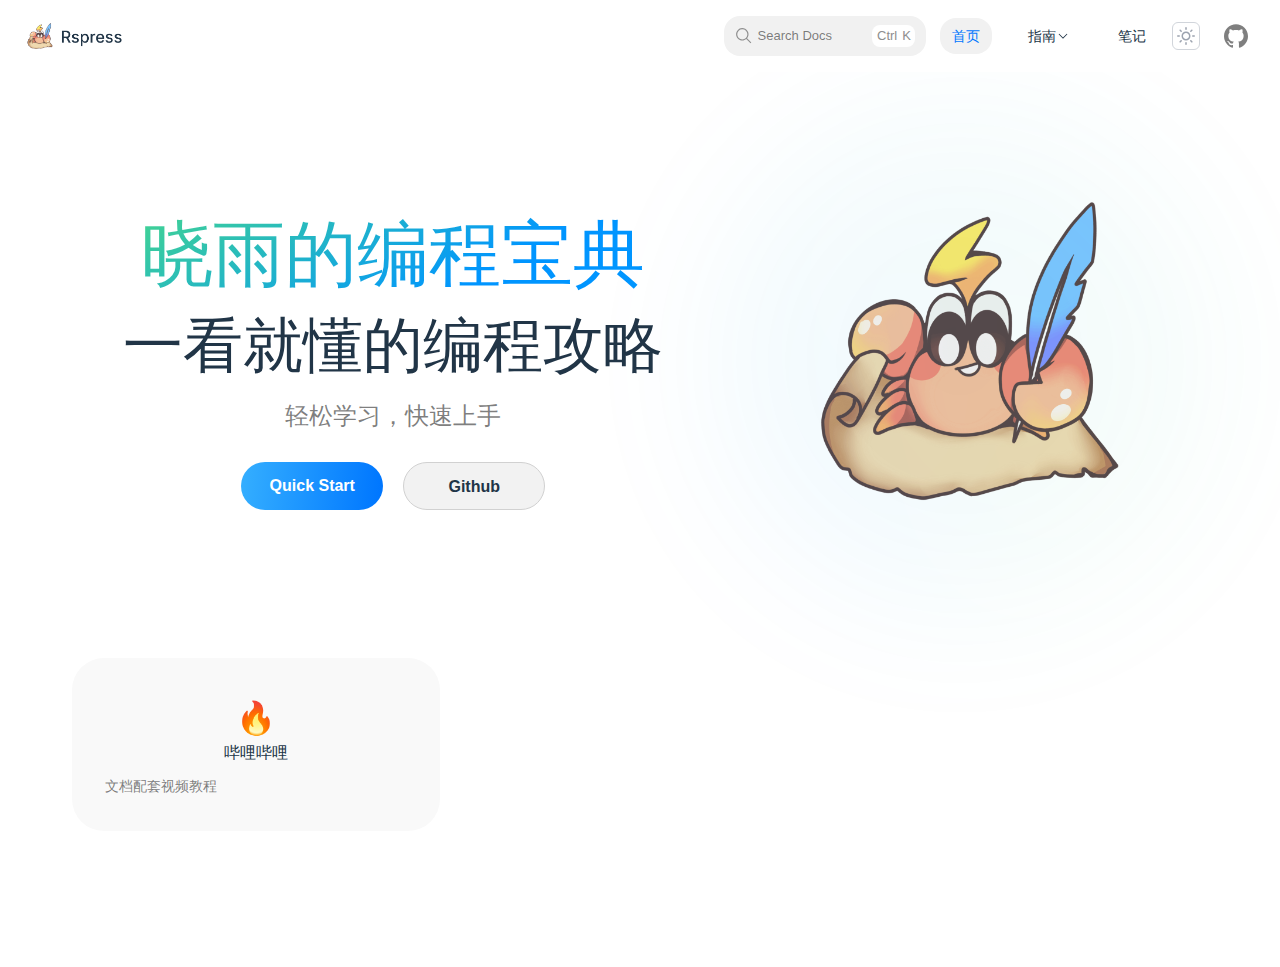
<file: index.html>
<!DOCTYPE html>
<html lang="en">

<head>
  <meta charset="UTF-8">
  <meta http-equiv="X-UA-Compatible" content="IE=edge">
  <meta name="viewport" content="width=device-width, initial-scale=1.0">
  <meta name="generator" content="Rspress v1.36.0">
  <title data-rh="true">晓雨的编程宝典</title><meta data-rh="true" name="description" content="Rspack-based Static Site Generator"/>
<script>{;const saved = localStorage.getItem('rspress-theme-appearance');const preferDark = window.matchMedia('(prefers-color-scheme: dark)').matches;const isDark = !saved || saved === 'auto' ? preferDark : saved === 'dark';document.documentElement.classList.toggle('dark', isDark);document.documentElement.style.colorScheme = isDark ? 'dark' : 'light';}</script><link rel="icon" href="/rspress-icon.png"><script defer src="/static/js/styles.58ced8ca.js"></script><script defer src="/static/js/lib-react.88c99d11.js"></script><script defer src="/static/js/lib-router.2a4d5b82.js"></script><script defer src="/static/js/index.07a3fb4c.js"></script><link href="/static/css/styles.14b6ee95.css" rel="stylesheet"></head>

<body >
  <div id="root"><div><div class="navContainer_f6cde rspress-nav px-6 " style="position:sticky"><div class="container_f6cde flex justify-between items-center h-full"><div class="navBarTitle_f6cde"><a class="link_03735 flex items-center w-full h-full text-base font-semibold transition-opacity duration-300 hover:opacity-60 cursor-pointer" target="" href="/index.html"><div class="mr-1 min-w-8"><img src="/rspress-light-logo.png" alt="logo" id="logo" class="rspress-logo dark:hidden"/><img src="/rspress-dark-logo.png" alt="logo" id="logo" class="rspress-logo hidden dark:block"/></div></a></div><div class="flex flex-1 justify-end items-center"><div class="rightNav_f6cde"><div class="flex sm:flex-1 items-center sm:pl-4 sm:pr-2"><div class="rspress-nav-search-button navSearchButton_6e282"><button><svg width="18" height="18" viewBox="0 0 32 32"><path fill="var(--rp-c-gray)" d="m29 27.586-7.552-7.552a11.018 11.018 0 1 0-1.414 1.414L27.586 29ZM4 13a9 9 0 1 1 9 9 9.01 9.01 0 0 1-9-9Z"></path></svg><p class="searchWord_6e282">Search Docs</p><div style="opacity:0"><span></span><span>K</span></div></button></div><div class="mobileNavSearchButton_6e282"><svg width="24" height="24" viewBox="0 0 32 32"><path fill="var(--rp-c-gray)" d="m29 27.586-7.552-7.552a11.018 11.018 0 1 0-1.414 1.414L27.586 29ZM4 13a9 9 0 1 1 9 9 9.01 9.01 0 0 1-9-9Z"></path></svg></div></div><div class="rspress-nav-menu menu h-14"><a class="link_03735  cursor-pointer" target="" href="/index.html"><div class="rspress-nav-menu-item singleItem_f6cde activeItem_f6cde text-sm font-medium mx-1.5 px-3 py-2 flex items-center">首页</div></a><div class="mx-3 last:mr-0"><div class="relative flex-center h-14"><button class="rspress-nav-menu-group-button flex-center items-center font-medium text-sm text-text-1 hover:text-text-2 transition-colors duration-200"><a class="link_03735  cursor-pointer" target="" href="/guide/index.html"><div class="rspress-nav-menu-item singleItem_f6cde  text-sm font-medium mx-1.5 px-3 py-2 flex items-center">指南<svg width="1em" height="1em" viewBox="0 0 32 32"><path fill="currentColor" d="M16 22 6 12l1.4-1.4 8.6 8.6 8.6-8.6L26 12z"></path></svg></div></a></button><div class="rspress-nav-menu-group-content absolute mx-0.8 transition-opacity duration-300" style="opacity:0;visibility:hidden;right:0;top:52px"><div class="p-3 pr-2 w-full h-full max-h-100vh whitespace-nowrap" style="box-shadow:var(--rp-shadow-3);z-index:100;border:1px solid var(--rp-c-divider-light);border-radius:var(--rp-radius-large);background:var(--rp-c-bg)"><div><div class="font-medium my-1"><a class="link_03735  cursor-pointer" target="" href="/guide/index.html"><div class="rounded-2xl hover:bg-mute" style="padding:0.4rem 1.5rem 0.4rem 0.75rem"><div class="flex"><span>Rspress使用指南</span></div></div></a></div></div></div></div></div></div><a class="link_03735  cursor-pointer" target="" href="/note/index.html"><div class="rspress-nav-menu-item singleItem_f6cde  text-sm font-medium mx-1.5 px-3 py-2 flex items-center">笔记</div></a></div><div class="flex-center flex-row"><div class="mx-2"><div class="md:mr-2 rspress-nav-appearance"><div class="p-1 border border-solid border-gray-300 text-gray-400  cursor-pointer rounded-md hover:border-gray-600 hover:text-gray-600 dark:hover:border-gray-200 dark:hover:text-gray-200 transition-all duration-300 w-7 h-7"><svg xmlns="http://www.w3.org/2000/svg" aria-hidden="true" viewBox="0 0 24 24" class="dark:hidden" width="18" height="18" fill="currentColor"><path d="M12 18c-3.3 0-6-2.7-6-6s2.7-6 6-6 6 2.7 6 6-2.7 6-6 6zm0-10c-2.2 0-4 1.8-4 4s1.8 4 4 4 4-1.8 4-4-1.8-4-4-4zM12 4c-.6 0-1-.4-1-1V1c0-.6.4-1 1-1s1 .4 1 1v2c0 .6-.4 1-1 1zM12 24c-.6 0-1-.4-1-1v-2c0-.6.4-1 1-1s1 .4 1 1v2c0 .6-.4 1-1 1zM5.6 6.6c-.3 0-.5-.1-.7-.3L3.5 4.9c-.4-.4-.4-1 0-1.4s1-.4 1.4 0l1.4 1.4c.4.4.4 1 0 1.4-.1.2-.4.3-.7.3zM19.8 20.8c-.3 0-.5-.1-.7-.3l-1.4-1.4c-.4-.4-.4-1 0-1.4s1-.4 1.4 0l1.4 1.4c.4.4.4 1 0 1.4-.2.2-.5.3-.7.3zM3 13H1c-.6 0-1-.4-1-1s.4-1 1-1h2c.6 0 1 .4 1 1s-.4 1-1 1zM23 13h-2c-.6 0-1-.4-1-1s.4-1 1-1h2c.6 0 1 .4 1 1s-.4 1-1 1zM4.2 20.8c-.3 0-.5-.1-.7-.3-.4-.4-.4-1 0-1.4l1.4-1.4c.4-.4 1-.4 1.4 0s.4 1 0 1.4l-1.4 1.4c-.2.2-.4.3-.7.3zM18.4 6.6c-.3 0-.5-.1-.7-.3-.4-.4-.4-1 0-1.4l1.4-1.4c.4-.4 1-.4 1.4 0s.4 1 0 1.4l-1.4 1.4c-.2.2-.5.3-.7.3z"></path></svg><svg xmlns="http://www.w3.org/2000/svg" aria-hidden="true" viewBox="0 0 24 24" class="hidden dark:block" width="18" height="18" fill="currentColor"><path d="M12.1 22h-.9c-5.5-.5-9.5-5.4-9-10.9.4-4.8 4.2-8.6 9-9 .4 0 .8.2 1 .5.2.3.2.8-.1 1.1-2 2.7-1.4 6.4 1.3 8.4 2.1 1.6 5 1.6 7.1 0 .3-.2.7-.3 1.1-.1.3.2.5.6.5 1-.2 2.7-1.5 5.1-3.6 6.8-1.9 1.4-4.1 2.2-6.4 2.2zM9.3 4.4c-2.9 1-5 3.6-5.2 6.8-.4 4.4 2.8 8.3 7.2 8.7 2.1.2 4.2-.4 5.8-1.8 1.1-.9 1.9-2.1 2.4-3.4-2.5.9-5.3.5-7.5-1.1-2.8-2.2-3.9-5.9-2.7-9.2z"></path></svg></div></div></div><div class="social-links menu-item_93d67 flex-center relative"><div class="flex-center h-full gap-x-4 transition-colors duration-300 md:mr-2"><a href="https://github.com/web-infra-dev/rspress" target="_blank" rel="noopener noreferrer" class="social-links"><div class="social-links-icon_93d67"><svg role="img" viewBox="0 0 24 24" width="24" height="24" xmlns="http://www.w3.org/2000/svg"><title>GitHub</title><path d="M12 .297c-6.63 0-12 5.373-12 12 0 5.303 3.438 9.8 8.205 11.385.6.113.82-.258.82-.577 0-.285-.01-1.04-.015-2.04-3.338.724-4.042-1.61-4.042-1.61C4.422 18.07 3.633 17.7 3.633 17.7c-1.087-.744.084-.729.084-.729 1.205.084 1.838 1.236 1.838 1.236 1.07 1.835 2.809 1.305 3.495.998.108-.776.417-1.305.76-1.605-2.665-.3-5.466-1.332-5.466-5.93 0-1.31.465-2.38 1.235-3.22-.135-.303-.54-1.523.105-3.176 0 0 1.005-.322 3.3 1.23.96-.267 1.98-.399 3-.405 1.02.006 2.04.138 3 .405 2.28-1.552 3.285-1.23 3.285-1.23.645 1.653.24 2.873.12 3.176.765.84 1.23 1.91 1.23 3.22 0 4.61-2.805 5.625-5.475 5.92.42.36.81 1.096.81 2.22 0 1.606-.015 2.896-.015 3.286 0 .315.21.69.825.57C20.565 22.092 24 17.592 24 12.297c0-6.627-5.373-12-12-12"></path></svg></div></a></div></div></div></div><div class="mobileNavMenu_f6cde"><div class="navScreen_457e8 " id="navScreen"><div class="container_457e8"><div class="navMenu_457e8"><div class="navMenuItem_457e8 w-full"><a class="link_03735  cursor-pointer" target="" href="/index.html"><div class="rspress-nav-menu-item singleItem_f6cde activeItem_f6cde text-sm font-medium mx-1.5 px-3 py-2 flex items-center">首页</div></a></div><div class="navMenuItem_457e8 w-full"><a class="link_03735  cursor-pointer" target="" href="/guide/index.html"><div class="rspress-nav-menu-item singleItem_f6cde  text-sm font-medium mx-1.5 px-3 py-2 flex items-center">指南</div></a></div><div class="navMenuItem_457e8 w-full"><a class="link_03735  cursor-pointer" target="" href="/note/index.html"><div class="rspress-nav-menu-item singleItem_f6cde  text-sm font-medium mx-1.5 px-3 py-2 flex items-center">笔记</div></a></div></div><div class="flex-center flex-col gap-2"><div class="mt-2 navAppearance_457e8 flex justify-center"></div><div class="social-links menu-item_93d67 flex-center relative"><div class="flex-center h-full gap-x-4 transition-colors duration-300 md:mr-2"><a href="https://github.com/web-infra-dev/rspress" target="_blank" rel="noopener noreferrer" class="social-links"><div class="social-links-icon_93d67"><svg role="img" viewBox="0 0 24 24" width="24" height="24" xmlns="http://www.w3.org/2000/svg"><title>GitHub</title><path d="M12 .297c-6.63 0-12 5.373-12 12 0 5.303 3.438 9.8 8.205 11.385.6.113.82-.258.82-.577 0-.285-.01-1.04-.015-2.04-3.338.724-4.042-1.61-4.042-1.61C4.422 18.07 3.633 17.7 3.633 17.7c-1.087-.744.084-.729.084-.729 1.205.084 1.838 1.236 1.838 1.236 1.07 1.835 2.809 1.305 3.495.998.108-.776.417-1.305.76-1.605-2.665-.3-5.466-1.332-5.466-5.93 0-1.31.465-2.38 1.235-3.22-.135-.303-.54-1.523.105-3.176 0 0 1.005-.322 3.3 1.23.96-.267 1.98-.399 3-.405 1.02.006 2.04.138 3 .405 2.28-1.552 3.285-1.23 3.285-1.23.645 1.653.24 2.873.12 3.176.765.84 1.23 1.91 1.23 3.22 0 4.61-2.805 5.625-5.475 5.92.42.36.81 1.096.81 2.22 0 1.606-.015 2.896-.015 3.286 0 .315.21.69.825.57C20.565 22.092 24 17.592 24 12.297c0-6.627-5.373-12-12-12"></path></svg></div></a></div></div></div></div></div><button aria-label="mobile hamburger" class=" navHamburger_e7b06 text-gray-500"><svg xmlns="http://www.w3.org/2000/svg" width="32" height="32" viewBox="0 0 32 32" fill="currentColor"><circle cx="8" cy="16" r="2" fill="currentColor"></circle><circle cx="16" cy="16" r="2" fill="currentColor"></circle><circle cx="24" cy="16" r="2" fill="currentColor"></circle></svg></button></div></div></div></div><section><div class="relative" style="min-height:calc(100vh - var(--rp-nav-height));padding-bottom:80px"><div class="pb-12"><div class="m-auto pt-0 px-6 pb-12 sm:pt-10 sm:px-16 md:pt-16 md:px-16 md:pb-16 relative"><div class="mask_c867a" style="left:75%"></div><div class="m-auto flex flex-col md:flex-row max-w-6xl min-h-[50vh] mt-12 sm:mt-0"><div class="flex flex-col justify-center items-center text-center max-w-xl sm:max-w-4xl m-auto order-2 md:order-1"><h1 class="font-bold text-3xl pb-2 sm:text-6xl md:text-7xl m-auto sm:m-4 md:m-0 md:pb-3 lg:pb-2 leading-tight z-10"><span class="clip_c867a" style="line-height:1.3">晓雨的编程宝典</span></h1><p class="rspress-home-hero-text mx-auto md:m-0 text-3xl sm:text-5xl md:text-6xl sm:pb-2 font-bold z-10 sm:max-w-xl" style="line-height:1.2">一看就懂的编程攻略</p><p class="rspress-home-hero-tagline whitespace-pre-wrap pt-4 m-auto md:m-0 text-sm sm:tex-xl md:text-[1.5rem] text-text-2 font-medium z-10 sm:max-w-xl">轻松学习，快速上手</p><div class="grid md:flex md:flex-wrap md:justify-center gap-3 m--1.5 pt-6 sm:pt-8 z-10"><div class="flex flex-shrink-0 p-1"><a class="link_03735 button_72e53 brand_72e53 big_72e53 w-full cursor-pointer" target="" href="/rspress/index.html">Quick Start</a></div><div class="flex flex-shrink-0 p-1"><a href="https://github.com/web-infra-dev/rspress" target="_blank" rel="noopener noreferrer" class="link_03735 button_72e53 alt_72e53 big_72e53 w-full">Github</a></div></div></div><div class="rspress-home-hero-image md:flex-center m-auto order-1 md:order-2 sm:flex md:none lg:flex"><img src="/rspress-icon.png" alt="Urfread Logo" width="375" height="375" class="dark:hidden"/><img src="/rspress-icon.png" alt="Urfread Logo" width="375" height="375" class="hidden dark:block"/></div></div></div><div class="overflow-hidden m-auto flex flex-wrap max-w-6xl"><div class="grid-4_d48e3 rounded hover:var(--rp-c-brand)"><div class="h-full p-2"><article class="rspress-home-feature-card featureCard_d48e3 h-full p-8 rounded-4xl border-transparent" style="cursor:pointer"><div class="flex-center"><div class="rspress-home-feature-icon w-12 h-12 text-3xl text-center">🔥</div></div><h2 class="rspress-home-feature-title font-bold text-center">哔哩哔哩</h2><p class="rspress-home-feature-detail leading-6 pt-2 text-sm text-text-2 font-medium">文档配套视频教程</p></article></div></div></div></div></div></section></div></div>
  <div id="search-container"></div>
</body>

</html>
</file>
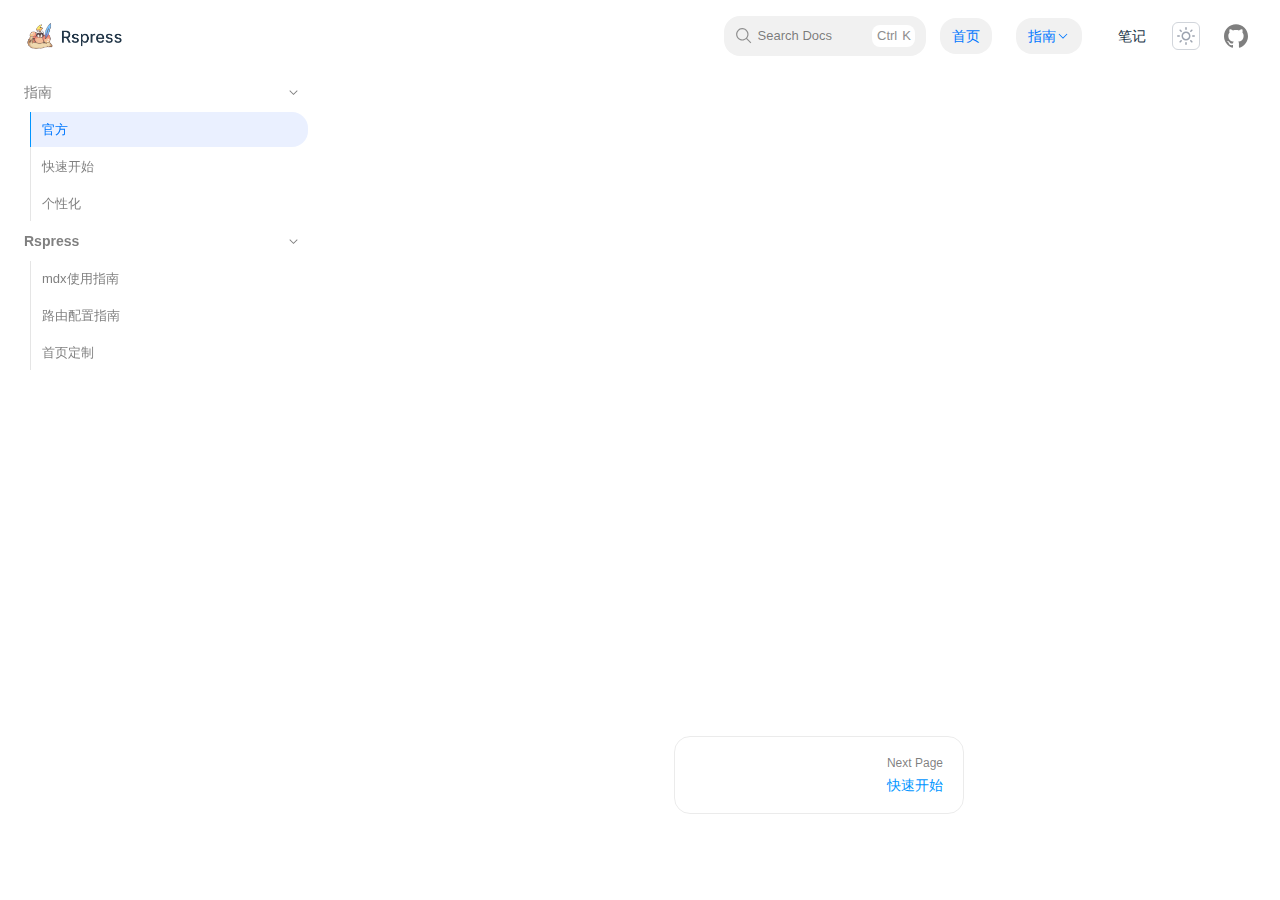
<file: guide/index.html>
<!DOCTYPE html>
<html lang="en">

<head>
  <meta charset="UTF-8">
  <meta http-equiv="X-UA-Compatible" content="IE=edge">
  <meta name="viewport" content="width=device-width, initial-scale=1.0">
  <meta name="generator" content="Rspress v1.36.0">
  <title data-rh="true">晓雨的编程宝典</title><meta data-rh="true" name="description" content="Rspack-based Static Site Generator"/>
<script>{;const saved = localStorage.getItem('rspress-theme-appearance');const preferDark = window.matchMedia('(prefers-color-scheme: dark)').matches;const isDark = !saved || saved === 'auto' ? preferDark : saved === 'dark';document.documentElement.classList.toggle('dark', isDark);document.documentElement.style.colorScheme = isDark ? 'dark' : 'light';}</script><link rel="icon" href="/rspress-icon.png"><script defer src="/static/js/styles.58ced8ca.js"></script><script defer src="/static/js/lib-react.88c99d11.js"></script><script defer src="/static/js/lib-router.2a4d5b82.js"></script><script defer src="/static/js/index.07a3fb4c.js"></script><link href="/static/css/styles.14b6ee95.css" rel="stylesheet"></head>

<body >
  <div id="root"><div><div class="navContainer_f6cde rspress-nav px-6 " style="position:sticky"><div class="container_f6cde flex justify-between items-center h-full"><div class="navBarTitle_f6cde"><a class="link_03735 flex items-center w-full h-full text-base font-semibold transition-opacity duration-300 hover:opacity-60 cursor-pointer" target="" href="/index.html"><div class="mr-1 min-w-8"><img src="/rspress-light-logo.png" alt="logo" id="logo" class="rspress-logo dark:hidden"/><img src="/rspress-dark-logo.png" alt="logo" id="logo" class="rspress-logo hidden dark:block"/></div></a></div><div class="flex flex-1 justify-end items-center"><div class="rightNav_f6cde"><div class="flex sm:flex-1 items-center sm:pl-4 sm:pr-2"><div class="rspress-nav-search-button navSearchButton_6e282"><button><svg width="18" height="18" viewBox="0 0 32 32"><path fill="var(--rp-c-gray)" d="m29 27.586-7.552-7.552a11.018 11.018 0 1 0-1.414 1.414L27.586 29ZM4 13a9 9 0 1 1 9 9 9.01 9.01 0 0 1-9-9Z"></path></svg><p class="searchWord_6e282">Search Docs</p><div style="opacity:0"><span></span><span>K</span></div></button></div><div class="mobileNavSearchButton_6e282"><svg width="24" height="24" viewBox="0 0 32 32"><path fill="var(--rp-c-gray)" d="m29 27.586-7.552-7.552a11.018 11.018 0 1 0-1.414 1.414L27.586 29ZM4 13a9 9 0 1 1 9 9 9.01 9.01 0 0 1-9-9Z"></path></svg></div></div><div class="rspress-nav-menu menu h-14"><a class="link_03735  cursor-pointer" target="" href="/index.html"><div class="rspress-nav-menu-item singleItem_f6cde activeItem_f6cde text-sm font-medium mx-1.5 px-3 py-2 flex items-center">首页</div></a><div class="mx-3 last:mr-0"><div class="relative flex-center h-14"><button class="rspress-nav-menu-group-button flex-center items-center font-medium text-sm text-text-1 hover:text-text-2 transition-colors duration-200"><a class="link_03735  cursor-pointer" target="" href="/guide/index.html"><div class="rspress-nav-menu-item singleItem_f6cde activeItem_f6cde text-sm font-medium mx-1.5 px-3 py-2 flex items-center">指南<svg width="1em" height="1em" viewBox="0 0 32 32"><path fill="currentColor" d="M16 22 6 12l1.4-1.4 8.6 8.6 8.6-8.6L26 12z"></path></svg></div></a></button><div class="rspress-nav-menu-group-content absolute mx-0.8 transition-opacity duration-300" style="opacity:0;visibility:hidden;right:0;top:52px"><div class="p-3 pr-2 w-full h-full max-h-100vh whitespace-nowrap" style="box-shadow:var(--rp-shadow-3);z-index:100;border:1px solid var(--rp-c-divider-light);border-radius:var(--rp-radius-large);background:var(--rp-c-bg)"><div><div class="font-medium my-1"><a class="link_03735  cursor-pointer" target="" href="/guide/index.html"><div class="rounded-2xl hover:bg-mute" style="padding:0.4rem 1.5rem 0.4rem 0.75rem"><div class="flex"><span>Rspress使用指南</span></div></div></a></div></div></div></div></div></div><a class="link_03735  cursor-pointer" target="" href="/note/index.html"><div class="rspress-nav-menu-item singleItem_f6cde  text-sm font-medium mx-1.5 px-3 py-2 flex items-center">笔记</div></a></div><div class="flex-center flex-row"><div class="mx-2"><div class="md:mr-2 rspress-nav-appearance"><div class="p-1 border border-solid border-gray-300 text-gray-400  cursor-pointer rounded-md hover:border-gray-600 hover:text-gray-600 dark:hover:border-gray-200 dark:hover:text-gray-200 transition-all duration-300 w-7 h-7"><svg xmlns="http://www.w3.org/2000/svg" aria-hidden="true" viewBox="0 0 24 24" class="dark:hidden" width="18" height="18" fill="currentColor"><path d="M12 18c-3.3 0-6-2.7-6-6s2.7-6 6-6 6 2.7 6 6-2.7 6-6 6zm0-10c-2.2 0-4 1.8-4 4s1.8 4 4 4 4-1.8 4-4-1.8-4-4-4zM12 4c-.6 0-1-.4-1-1V1c0-.6.4-1 1-1s1 .4 1 1v2c0 .6-.4 1-1 1zM12 24c-.6 0-1-.4-1-1v-2c0-.6.4-1 1-1s1 .4 1 1v2c0 .6-.4 1-1 1zM5.6 6.6c-.3 0-.5-.1-.7-.3L3.5 4.9c-.4-.4-.4-1 0-1.4s1-.4 1.4 0l1.4 1.4c.4.4.4 1 0 1.4-.1.2-.4.3-.7.3zM19.8 20.8c-.3 0-.5-.1-.7-.3l-1.4-1.4c-.4-.4-.4-1 0-1.4s1-.4 1.4 0l1.4 1.4c.4.4.4 1 0 1.4-.2.2-.5.3-.7.3zM3 13H1c-.6 0-1-.4-1-1s.4-1 1-1h2c.6 0 1 .4 1 1s-.4 1-1 1zM23 13h-2c-.6 0-1-.4-1-1s.4-1 1-1h2c.6 0 1 .4 1 1s-.4 1-1 1zM4.2 20.8c-.3 0-.5-.1-.7-.3-.4-.4-.4-1 0-1.4l1.4-1.4c.4-.4 1-.4 1.4 0s.4 1 0 1.4l-1.4 1.4c-.2.2-.4.3-.7.3zM18.4 6.6c-.3 0-.5-.1-.7-.3-.4-.4-.4-1 0-1.4l1.4-1.4c.4-.4 1-.4 1.4 0s.4 1 0 1.4l-1.4 1.4c-.2.2-.5.3-.7.3z"></path></svg><svg xmlns="http://www.w3.org/2000/svg" aria-hidden="true" viewBox="0 0 24 24" class="hidden dark:block" width="18" height="18" fill="currentColor"><path d="M12.1 22h-.9c-5.5-.5-9.5-5.4-9-10.9.4-4.8 4.2-8.6 9-9 .4 0 .8.2 1 .5.2.3.2.8-.1 1.1-2 2.7-1.4 6.4 1.3 8.4 2.1 1.6 5 1.6 7.1 0 .3-.2.7-.3 1.1-.1.3.2.5.6.5 1-.2 2.7-1.5 5.1-3.6 6.8-1.9 1.4-4.1 2.2-6.4 2.2zM9.3 4.4c-2.9 1-5 3.6-5.2 6.8-.4 4.4 2.8 8.3 7.2 8.7 2.1.2 4.2-.4 5.8-1.8 1.1-.9 1.9-2.1 2.4-3.4-2.5.9-5.3.5-7.5-1.1-2.8-2.2-3.9-5.9-2.7-9.2z"></path></svg></div></div></div><div class="social-links menu-item_93d67 flex-center relative"><div class="flex-center h-full gap-x-4 transition-colors duration-300 md:mr-2"><a href="https://github.com/web-infra-dev/rspress" target="_blank" rel="noopener noreferrer" class="social-links"><div class="social-links-icon_93d67"><svg role="img" viewBox="0 0 24 24" width="24" height="24" xmlns="http://www.w3.org/2000/svg"><title>GitHub</title><path d="M12 .297c-6.63 0-12 5.373-12 12 0 5.303 3.438 9.8 8.205 11.385.6.113.82-.258.82-.577 0-.285-.01-1.04-.015-2.04-3.338.724-4.042-1.61-4.042-1.61C4.422 18.07 3.633 17.7 3.633 17.7c-1.087-.744.084-.729.084-.729 1.205.084 1.838 1.236 1.838 1.236 1.07 1.835 2.809 1.305 3.495.998.108-.776.417-1.305.76-1.605-2.665-.3-5.466-1.332-5.466-5.93 0-1.31.465-2.38 1.235-3.22-.135-.303-.54-1.523.105-3.176 0 0 1.005-.322 3.3 1.23.96-.267 1.98-.399 3-.405 1.02.006 2.04.138 3 .405 2.28-1.552 3.285-1.23 3.285-1.23.645 1.653.24 2.873.12 3.176.765.84 1.23 1.91 1.23 3.22 0 4.61-2.805 5.625-5.475 5.92.42.36.81 1.096.81 2.22 0 1.606-.015 2.896-.015 3.286 0 .315.21.69.825.57C20.565 22.092 24 17.592 24 12.297c0-6.627-5.373-12-12-12"></path></svg></div></a></div></div></div></div><div class="mobileNavMenu_f6cde"><div class="navScreen_457e8 " id="navScreen"><div class="container_457e8"><div class="navMenu_457e8"><div class="navMenuItem_457e8 w-full"><a class="link_03735  cursor-pointer" target="" href="/index.html"><div class="rspress-nav-menu-item singleItem_f6cde activeItem_f6cde text-sm font-medium mx-1.5 px-3 py-2 flex items-center">首页</div></a></div><div class="navMenuItem_457e8 w-full"><a class="link_03735  cursor-pointer" target="" href="/guide/index.html"><div class="rspress-nav-menu-item singleItem_f6cde activeItem_f6cde text-sm font-medium mx-1.5 px-3 py-2 flex items-center">指南</div></a></div><div class="navMenuItem_457e8 w-full"><a class="link_03735  cursor-pointer" target="" href="/note/index.html"><div class="rspress-nav-menu-item singleItem_f6cde  text-sm font-medium mx-1.5 px-3 py-2 flex items-center">笔记</div></a></div></div><div class="flex-center flex-col gap-2"><div class="mt-2 navAppearance_457e8 flex justify-center"></div><div class="social-links menu-item_93d67 flex-center relative"><div class="flex-center h-full gap-x-4 transition-colors duration-300 md:mr-2"><a href="https://github.com/web-infra-dev/rspress" target="_blank" rel="noopener noreferrer" class="social-links"><div class="social-links-icon_93d67"><svg role="img" viewBox="0 0 24 24" width="24" height="24" xmlns="http://www.w3.org/2000/svg"><title>GitHub</title><path d="M12 .297c-6.63 0-12 5.373-12 12 0 5.303 3.438 9.8 8.205 11.385.6.113.82-.258.82-.577 0-.285-.01-1.04-.015-2.04-3.338.724-4.042-1.61-4.042-1.61C4.422 18.07 3.633 17.7 3.633 17.7c-1.087-.744.084-.729.084-.729 1.205.084 1.838 1.236 1.838 1.236 1.07 1.835 2.809 1.305 3.495.998.108-.776.417-1.305.76-1.605-2.665-.3-5.466-1.332-5.466-5.93 0-1.31.465-2.38 1.235-3.22-.135-.303-.54-1.523.105-3.176 0 0 1.005-.322 3.3 1.23.96-.267 1.98-.399 3-.405 1.02.006 2.04.138 3 .405 2.28-1.552 3.285-1.23 3.285-1.23.645 1.653.24 2.873.12 3.176.765.84 1.23 1.91 1.23 3.22 0 4.61-2.805 5.625-5.475 5.92.42.36.81 1.096.81 2.22 0 1.606-.015 2.896-.015 3.286 0 .315.21.69.825.57C20.565 22.092 24 17.592 24 12.297c0-6.627-5.373-12-12-12"></path></svg></div></a></div></div></div></div></div><button aria-label="mobile hamburger" class=" navHamburger_e7b06 text-gray-500"><svg xmlns="http://www.w3.org/2000/svg" width="32" height="32" viewBox="0 0 32 32" fill="currentColor"><circle cx="8" cy="16" r="2" fill="currentColor"></circle><circle cx="16" cy="16" r="2" fill="currentColor"></circle><circle cx="24" cy="16" r="2" fill="currentColor"></circle></svg></button></div></div></div></div><section><div class="docLayout_edeb4 pt-0"><div class="rspress-sidebar-menu"><button class="flex-center mr-auto"><div class="text-md mr-2"><svg width="1em" height="1em" viewBox="0 0 32 32"><path fill="currentColor" d="M4 6h24v2H4zm0 18h24v2H4zm0-12h24v2H4zm0 6h24v2H4z"></path></svg></div><span class="text-sm">Menu</span></button><button class="flex-center ml-auto"><span class="text-sm">ON THIS PAGE</span><div class="text-md mr-2" style="transform:rotate(0deg);transition:transform 0.2s ease-out;margin-top:2px"><svg width="1em" height="1em" viewBox="0 0 32 32"><path fill="currentColor" d="M22 16 12 26l-1.4-1.4 8.6-8.6-8.6-8.6L12 6z"></path></svg></div></button></div><aside class="sidebar_71eca rspress-sidebar "><div class="navTitleMask_71eca"><div class="navBarTitle_f6cde"><a class="link_03735 flex items-center w-full h-full text-base font-semibold transition-opacity duration-300 hover:opacity-60 cursor-pointer" target="" href="/index.html"><div class="mr-1 min-w-8"><img src="/rspress-light-logo.png" alt="logo" id="logo" class="rspress-logo dark:hidden"/><img src="/rspress-dark-logo.png" alt="logo" id="logo" class="rspress-logo hidden dark:block"/></div></a></div></div><div class="rspress-scrollbar sidebarContent_71eca"><nav class="pb-2"><section class="rspress-sidebar-section mt-0.5 block" style="margin-left:0"><div class="rspress-sidebar-collapse flex justify-between items-center menuItem_71eca" style="border-radius:0 var(--rp-radius) var(--rp-radius) 0;cursor:pointer"><h2 class="py-2 px-3 text-sm font-medium flex" style="font-size:14px;padding-left:24px;font-weight:bold"><span class="flex-center" style="font-size:14px">指南</span></h2><div class="collapseContainer_71eca p-2 rounded-xl"><div style="cursor:pointer;transition:transform 0.2s ease-out;transform:rotate(90deg)"><svg width="1em" height="1em" viewBox="0 0 32 32"><path fill="currentColor" d="M22 16 12 26l-1.4-1.4 8.6-8.6-8.6-8.6L12 6z"></path></svg></div></div></div><div class="transition-all duration-300 ease-in-out" style="overflow:hidden"><div class="rspress-sidebar-group transition-opacity duration-500 ease-in-out" style="opacity:1;margin-left:12px"><div class="rspress-sidebar-item"><a class="link_03735 menuLink_71eca cursor-pointer" target="" href="/guide/index.html"><div class="menuItemActive_71eca mt-0.5 py-2 px-3 font-medium flex" style="font-size:13px;margin-left:18px;border-radius:0 var(--rp-radius) var(--rp-radius) 0"><span>官方</span></div></a></div><div class="rspress-sidebar-item"><a class="link_03735 menuLink_71eca cursor-pointer" target="" href="/guide/quick-start.html"><div class="menuItem_71eca mt-0.5 py-2 px-3 font-medium flex" style="font-size:13px;margin-left:18px;border-radius:0 var(--rp-radius) var(--rp-radius) 0"><span>快速开始</span></div></a></div><div class="rspress-sidebar-item"><a class="link_03735 menuLink_71eca cursor-pointer" target="" href="/guide/customization.html"><div class="menuItem_71eca mt-0.5 py-2 px-3 font-medium flex" style="font-size:13px;margin-left:18px;border-radius:0 var(--rp-radius) var(--rp-radius) 0"><span>个性化</span></div></a></div></div></div></section><section class="rspress-sidebar-section mt-0.5 block" style="margin-left:0"><div class="rspress-sidebar-collapse flex justify-between items-center menuItem_71eca" style="border-radius:0 var(--rp-radius) var(--rp-radius) 0;cursor:pointer"><h2 class="py-2 px-3 text-sm font-medium flex" style="font-size:14px;padding-left:24px;font-weight:bold"><span class="flex-center" style="font-size:14px">Rspress</span></h2><div class="collapseContainer_71eca p-2 rounded-xl"><div style="cursor:pointer;transition:transform 0.2s ease-out;transform:rotate(90deg)"><svg width="1em" height="1em" viewBox="0 0 32 32"><path fill="currentColor" d="M22 16 12 26l-1.4-1.4 8.6-8.6-8.6-8.6L12 6z"></path></svg></div></div></div><div class="transition-all duration-300 ease-in-out" style="overflow:hidden"><div class="rspress-sidebar-group transition-opacity duration-500 ease-in-out" style="opacity:1;margin-left:12px"><div class="rspress-sidebar-item"><a class="link_03735 menuLink_71eca cursor-pointer" target="" href="/rspress/1-mdx_guide.html"><div class="menuItem_71eca mt-0.5 py-2 px-3 font-medium flex" style="font-size:13px;margin-left:18px;border-radius:0 var(--rp-radius) var(--rp-radius) 0"><span>mdx使用指南</span></div></a></div><div class="rspress-sidebar-item"><a class="link_03735 menuLink_71eca cursor-pointer" target="" href="/rspress/2-route_guide.html"><div class="menuItem_71eca mt-0.5 py-2 px-3 font-medium flex" style="font-size:13px;margin-left:18px;border-radius:0 var(--rp-radius) var(--rp-radius) 0"><span>路由配置指南</span></div></a></div><div class="rspress-sidebar-item"><a class="link_03735 menuLink_71eca cursor-pointer" target="" href="/rspress/3-home_page.html"><div class="menuItem_71eca mt-0.5 py-2 px-3 font-medium flex" style="font-size:13px;margin-left:18px;border-radius:0 var(--rp-radius) var(--rp-radius) 0"><span>首页定制</span></div></a></div></div></div></section></nav></div></aside><div class="content_edeb4 rspress-doc-container flex flex-shrink-0 mx-auto"><div class="w-full flex-1"><div><div class="rspress-doc"><!--$--><!--/$--></div><div class="rspress-doc-footer"><footer class="mt-8"><div class="xs:flex pb-5 px-2 justify-end items-center"></div><div class="flex flex-col"></div><div class="flex flex-col sm:flex-row sm:justify-around gap-4 pt-6"><div class="prev_e7091 flex flex-col"></div><div class="next_e7091 flex flex-col"><a class="link_03735 pager-link_9b9a7 next_9b9a7 cursor-pointer" target="" href="/guide/quick-start.html"><span class="desc_9b9a7">Next Page</span><span class="title_9b9a7">快速开始</span></a></div></div></footer></div></div></div><div class="aside-container_edeb4"><div><div class="flex flex-col"><div class="hidden"><div id="aside-container" class="relative text-sm font-medium"><div class="leading-7 block text-sm font-semibold pl-3">ON THIS PAGE</div><nav class="mt-1"><ul class="relative"></ul></nav></div></div></div></div></div></div></div></section></div></div>
  <div id="search-container"></div>
</body>

</html>
</file>
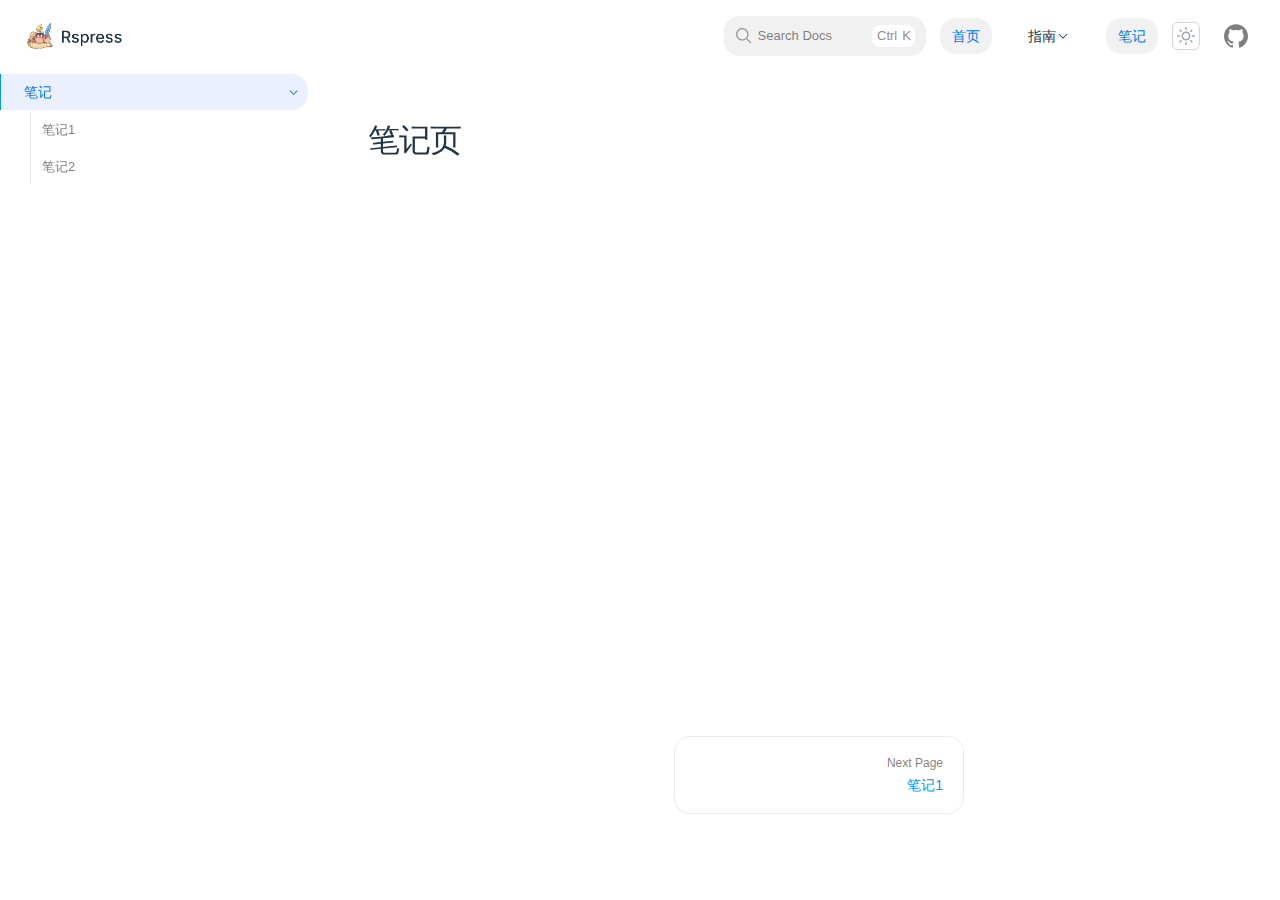
<file: note/index.html>
<!DOCTYPE html>
<html lang="en">

<head>
  <meta charset="UTF-8">
  <meta http-equiv="X-UA-Compatible" content="IE=edge">
  <meta name="viewport" content="width=device-width, initial-scale=1.0">
  <meta name="generator" content="Rspress v1.36.0">
  <title data-rh="true">笔记页 - 晓雨的编程宝典</title><meta data-rh="true" name="description" content="Rspack-based Static Site Generator"/>
<script>{;const saved = localStorage.getItem('rspress-theme-appearance');const preferDark = window.matchMedia('(prefers-color-scheme: dark)').matches;const isDark = !saved || saved === 'auto' ? preferDark : saved === 'dark';document.documentElement.classList.toggle('dark', isDark);document.documentElement.style.colorScheme = isDark ? 'dark' : 'light';}</script><link rel="icon" href="/rspress-icon.png"><script defer src="/static/js/styles.58ced8ca.js"></script><script defer src="/static/js/lib-react.88c99d11.js"></script><script defer src="/static/js/lib-router.2a4d5b82.js"></script><script defer src="/static/js/index.07a3fb4c.js"></script><link href="/static/css/styles.14b6ee95.css" rel="stylesheet"></head>

<body >
  <div id="root"><div><div class="navContainer_f6cde rspress-nav px-6 " style="position:sticky"><div class="container_f6cde flex justify-between items-center h-full"><div class="navBarTitle_f6cde"><a class="link_03735 flex items-center w-full h-full text-base font-semibold transition-opacity duration-300 hover:opacity-60 cursor-pointer" target="" href="/index.html"><div class="mr-1 min-w-8"><img src="/rspress-light-logo.png" alt="logo" id="logo" class="rspress-logo dark:hidden"/><img src="/rspress-dark-logo.png" alt="logo" id="logo" class="rspress-logo hidden dark:block"/></div></a></div><div class="flex flex-1 justify-end items-center"><div class="rightNav_f6cde"><div class="flex sm:flex-1 items-center sm:pl-4 sm:pr-2"><div class="rspress-nav-search-button navSearchButton_6e282"><button><svg width="18" height="18" viewBox="0 0 32 32"><path fill="var(--rp-c-gray)" d="m29 27.586-7.552-7.552a11.018 11.018 0 1 0-1.414 1.414L27.586 29ZM4 13a9 9 0 1 1 9 9 9.01 9.01 0 0 1-9-9Z"></path></svg><p class="searchWord_6e282">Search Docs</p><div style="opacity:0"><span></span><span>K</span></div></button></div><div class="mobileNavSearchButton_6e282"><svg width="24" height="24" viewBox="0 0 32 32"><path fill="var(--rp-c-gray)" d="m29 27.586-7.552-7.552a11.018 11.018 0 1 0-1.414 1.414L27.586 29ZM4 13a9 9 0 1 1 9 9 9.01 9.01 0 0 1-9-9Z"></path></svg></div></div><div class="rspress-nav-menu menu h-14"><a class="link_03735  cursor-pointer" target="" href="/index.html"><div class="rspress-nav-menu-item singleItem_f6cde activeItem_f6cde text-sm font-medium mx-1.5 px-3 py-2 flex items-center">首页</div></a><div class="mx-3 last:mr-0"><div class="relative flex-center h-14"><button class="rspress-nav-menu-group-button flex-center items-center font-medium text-sm text-text-1 hover:text-text-2 transition-colors duration-200"><a class="link_03735  cursor-pointer" target="" href="/guide/index.html"><div class="rspress-nav-menu-item singleItem_f6cde  text-sm font-medium mx-1.5 px-3 py-2 flex items-center">指南<svg width="1em" height="1em" viewBox="0 0 32 32"><path fill="currentColor" d="M16 22 6 12l1.4-1.4 8.6 8.6 8.6-8.6L26 12z"></path></svg></div></a></button><div class="rspress-nav-menu-group-content absolute mx-0.8 transition-opacity duration-300" style="opacity:0;visibility:hidden;right:0;top:52px"><div class="p-3 pr-2 w-full h-full max-h-100vh whitespace-nowrap" style="box-shadow:var(--rp-shadow-3);z-index:100;border:1px solid var(--rp-c-divider-light);border-radius:var(--rp-radius-large);background:var(--rp-c-bg)"><div><div class="font-medium my-1"><a class="link_03735  cursor-pointer" target="" href="/guide/index.html"><div class="rounded-2xl hover:bg-mute" style="padding:0.4rem 1.5rem 0.4rem 0.75rem"><div class="flex"><span>Rspress使用指南</span></div></div></a></div></div></div></div></div></div><a class="link_03735  cursor-pointer" target="" href="/note/index.html"><div class="rspress-nav-menu-item singleItem_f6cde activeItem_f6cde text-sm font-medium mx-1.5 px-3 py-2 flex items-center">笔记</div></a></div><div class="flex-center flex-row"><div class="mx-2"><div class="md:mr-2 rspress-nav-appearance"><div class="p-1 border border-solid border-gray-300 text-gray-400  cursor-pointer rounded-md hover:border-gray-600 hover:text-gray-600 dark:hover:border-gray-200 dark:hover:text-gray-200 transition-all duration-300 w-7 h-7"><svg xmlns="http://www.w3.org/2000/svg" aria-hidden="true" viewBox="0 0 24 24" class="dark:hidden" width="18" height="18" fill="currentColor"><path d="M12 18c-3.3 0-6-2.7-6-6s2.7-6 6-6 6 2.7 6 6-2.7 6-6 6zm0-10c-2.2 0-4 1.8-4 4s1.8 4 4 4 4-1.8 4-4-1.8-4-4-4zM12 4c-.6 0-1-.4-1-1V1c0-.6.4-1 1-1s1 .4 1 1v2c0 .6-.4 1-1 1zM12 24c-.6 0-1-.4-1-1v-2c0-.6.4-1 1-1s1 .4 1 1v2c0 .6-.4 1-1 1zM5.6 6.6c-.3 0-.5-.1-.7-.3L3.5 4.9c-.4-.4-.4-1 0-1.4s1-.4 1.4 0l1.4 1.4c.4.4.4 1 0 1.4-.1.2-.4.3-.7.3zM19.8 20.8c-.3 0-.5-.1-.7-.3l-1.4-1.4c-.4-.4-.4-1 0-1.4s1-.4 1.4 0l1.4 1.4c.4.4.4 1 0 1.4-.2.2-.5.3-.7.3zM3 13H1c-.6 0-1-.4-1-1s.4-1 1-1h2c.6 0 1 .4 1 1s-.4 1-1 1zM23 13h-2c-.6 0-1-.4-1-1s.4-1 1-1h2c.6 0 1 .4 1 1s-.4 1-1 1zM4.2 20.8c-.3 0-.5-.1-.7-.3-.4-.4-.4-1 0-1.4l1.4-1.4c.4-.4 1-.4 1.4 0s.4 1 0 1.4l-1.4 1.4c-.2.2-.4.3-.7.3zM18.4 6.6c-.3 0-.5-.1-.7-.3-.4-.4-.4-1 0-1.4l1.4-1.4c.4-.4 1-.4 1.4 0s.4 1 0 1.4l-1.4 1.4c-.2.2-.5.3-.7.3z"></path></svg><svg xmlns="http://www.w3.org/2000/svg" aria-hidden="true" viewBox="0 0 24 24" class="hidden dark:block" width="18" height="18" fill="currentColor"><path d="M12.1 22h-.9c-5.5-.5-9.5-5.4-9-10.9.4-4.8 4.2-8.6 9-9 .4 0 .8.2 1 .5.2.3.2.8-.1 1.1-2 2.7-1.4 6.4 1.3 8.4 2.1 1.6 5 1.6 7.1 0 .3-.2.7-.3 1.1-.1.3.2.5.6.5 1-.2 2.7-1.5 5.1-3.6 6.8-1.9 1.4-4.1 2.2-6.4 2.2zM9.3 4.4c-2.9 1-5 3.6-5.2 6.8-.4 4.4 2.8 8.3 7.2 8.7 2.1.2 4.2-.4 5.8-1.8 1.1-.9 1.9-2.1 2.4-3.4-2.5.9-5.3.5-7.5-1.1-2.8-2.2-3.9-5.9-2.7-9.2z"></path></svg></div></div></div><div class="social-links menu-item_93d67 flex-center relative"><div class="flex-center h-full gap-x-4 transition-colors duration-300 md:mr-2"><a href="https://github.com/web-infra-dev/rspress" target="_blank" rel="noopener noreferrer" class="social-links"><div class="social-links-icon_93d67"><svg role="img" viewBox="0 0 24 24" width="24" height="24" xmlns="http://www.w3.org/2000/svg"><title>GitHub</title><path d="M12 .297c-6.63 0-12 5.373-12 12 0 5.303 3.438 9.8 8.205 11.385.6.113.82-.258.82-.577 0-.285-.01-1.04-.015-2.04-3.338.724-4.042-1.61-4.042-1.61C4.422 18.07 3.633 17.7 3.633 17.7c-1.087-.744.084-.729.084-.729 1.205.084 1.838 1.236 1.838 1.236 1.07 1.835 2.809 1.305 3.495.998.108-.776.417-1.305.76-1.605-2.665-.3-5.466-1.332-5.466-5.93 0-1.31.465-2.38 1.235-3.22-.135-.303-.54-1.523.105-3.176 0 0 1.005-.322 3.3 1.23.96-.267 1.98-.399 3-.405 1.02.006 2.04.138 3 .405 2.28-1.552 3.285-1.23 3.285-1.23.645 1.653.24 2.873.12 3.176.765.84 1.23 1.91 1.23 3.22 0 4.61-2.805 5.625-5.475 5.92.42.36.81 1.096.81 2.22 0 1.606-.015 2.896-.015 3.286 0 .315.21.69.825.57C20.565 22.092 24 17.592 24 12.297c0-6.627-5.373-12-12-12"></path></svg></div></a></div></div></div></div><div class="mobileNavMenu_f6cde"><div class="navScreen_457e8 " id="navScreen"><div class="container_457e8"><div class="navMenu_457e8"><div class="navMenuItem_457e8 w-full"><a class="link_03735  cursor-pointer" target="" href="/index.html"><div class="rspress-nav-menu-item singleItem_f6cde activeItem_f6cde text-sm font-medium mx-1.5 px-3 py-2 flex items-center">首页</div></a></div><div class="navMenuItem_457e8 w-full"><a class="link_03735  cursor-pointer" target="" href="/guide/index.html"><div class="rspress-nav-menu-item singleItem_f6cde  text-sm font-medium mx-1.5 px-3 py-2 flex items-center">指南</div></a></div><div class="navMenuItem_457e8 w-full"><a class="link_03735  cursor-pointer" target="" href="/note/index.html"><div class="rspress-nav-menu-item singleItem_f6cde activeItem_f6cde text-sm font-medium mx-1.5 px-3 py-2 flex items-center">笔记</div></a></div></div><div class="flex-center flex-col gap-2"><div class="mt-2 navAppearance_457e8 flex justify-center"></div><div class="social-links menu-item_93d67 flex-center relative"><div class="flex-center h-full gap-x-4 transition-colors duration-300 md:mr-2"><a href="https://github.com/web-infra-dev/rspress" target="_blank" rel="noopener noreferrer" class="social-links"><div class="social-links-icon_93d67"><svg role="img" viewBox="0 0 24 24" width="24" height="24" xmlns="http://www.w3.org/2000/svg"><title>GitHub</title><path d="M12 .297c-6.63 0-12 5.373-12 12 0 5.303 3.438 9.8 8.205 11.385.6.113.82-.258.82-.577 0-.285-.01-1.04-.015-2.04-3.338.724-4.042-1.61-4.042-1.61C4.422 18.07 3.633 17.7 3.633 17.7c-1.087-.744.084-.729.084-.729 1.205.084 1.838 1.236 1.838 1.236 1.07 1.835 2.809 1.305 3.495.998.108-.776.417-1.305.76-1.605-2.665-.3-5.466-1.332-5.466-5.93 0-1.31.465-2.38 1.235-3.22-.135-.303-.54-1.523.105-3.176 0 0 1.005-.322 3.3 1.23.96-.267 1.98-.399 3-.405 1.02.006 2.04.138 3 .405 2.28-1.552 3.285-1.23 3.285-1.23.645 1.653.24 2.873.12 3.176.765.84 1.23 1.91 1.23 3.22 0 4.61-2.805 5.625-5.475 5.92.42.36.81 1.096.81 2.22 0 1.606-.015 2.896-.015 3.286 0 .315.21.69.825.57C20.565 22.092 24 17.592 24 12.297c0-6.627-5.373-12-12-12"></path></svg></div></a></div></div></div></div></div><button aria-label="mobile hamburger" class=" navHamburger_e7b06 text-gray-500"><svg xmlns="http://www.w3.org/2000/svg" width="32" height="32" viewBox="0 0 32 32" fill="currentColor"><circle cx="8" cy="16" r="2" fill="currentColor"></circle><circle cx="16" cy="16" r="2" fill="currentColor"></circle><circle cx="24" cy="16" r="2" fill="currentColor"></circle></svg></button></div></div></div></div><section><div class="docLayout_edeb4 pt-0"><div class="rspress-sidebar-menu"><button class="flex-center mr-auto"><div class="text-md mr-2"><svg width="1em" height="1em" viewBox="0 0 32 32"><path fill="currentColor" d="M4 6h24v2H4zm0 18h24v2H4zm0-12h24v2H4zm0 6h24v2H4z"></path></svg></div><span class="text-sm">Menu</span></button><button class="flex-center ml-auto"><span class="text-sm">ON THIS PAGE</span><div class="text-md mr-2" style="transform:rotate(0deg);transition:transform 0.2s ease-out;margin-top:2px"><svg width="1em" height="1em" viewBox="0 0 32 32"><path fill="currentColor" d="M22 16 12 26l-1.4-1.4 8.6-8.6-8.6-8.6L12 6z"></path></svg></div></button></div><aside class="sidebar_71eca rspress-sidebar "><div class="navTitleMask_71eca"><div class="navBarTitle_f6cde"><a class="link_03735 flex items-center w-full h-full text-base font-semibold transition-opacity duration-300 hover:opacity-60 cursor-pointer" target="" href="/index.html"><div class="mr-1 min-w-8"><img src="/rspress-light-logo.png" alt="logo" id="logo" class="rspress-logo dark:hidden"/><img src="/rspress-dark-logo.png" alt="logo" id="logo" class="rspress-logo hidden dark:block"/></div></a></div></div><div class="rspress-scrollbar sidebarContent_71eca"><nav class="pb-2"><section class="rspress-sidebar-section mt-0.5 block" style="margin-left:0"><div class="rspress-sidebar-collapse flex justify-between items-center menuItemActive_71eca" style="border-radius:0 var(--rp-radius) var(--rp-radius) 0;cursor:pointer"><h2 class="py-2 px-3 text-sm font-medium flex" style="font-size:14px;padding-left:24px;font-weight:bold"><span class="flex-center" style="font-size:14px">笔记</span></h2><div class="collapseContainer_71eca p-2 rounded-xl"><div style="cursor:pointer;transition:transform 0.2s ease-out;transform:rotate(90deg)"><svg width="1em" height="1em" viewBox="0 0 32 32"><path fill="currentColor" d="M22 16 12 26l-1.4-1.4 8.6-8.6-8.6-8.6L12 6z"></path></svg></div></div></div><div class="transition-all duration-300 ease-in-out" style="overflow:hidden"><div class="rspress-sidebar-group transition-opacity duration-500 ease-in-out" style="opacity:1;margin-left:12px"><div class="rspress-sidebar-item"><a class="link_03735 menuLink_71eca cursor-pointer" target="" href="/note/note1.html"><div class="menuItem_71eca mt-0.5 py-2 px-3 font-medium flex" style="font-size:13px;margin-left:18px;border-radius:0 var(--rp-radius) var(--rp-radius) 0"><span>笔记1</span></div></a></div><div class="rspress-sidebar-item"><a class="link_03735 menuLink_71eca cursor-pointer" target="" href="/note/note2.html"><div class="menuItem_71eca mt-0.5 py-2 px-3 font-medium flex" style="font-size:13px;margin-left:18px;border-radius:0 var(--rp-radius) var(--rp-radius) 0"><span>笔记2</span></div></a></div></div></div></section></nav></div></aside><div class="content_edeb4 rspress-doc-container flex flex-shrink-0 mx-auto"><div class="w-full flex-1"><div><div class="rspress-doc"><!--$--><h1 id="笔记页" class="text-3xl mb-10 leading-10 tracking-tight title_3b154">笔记页<a class="link_3b154 header-anchor" aria-hidden="true" href="#笔记页">#</a></h1><!--/$--></div><div class="rspress-doc-footer"><footer class="mt-8"><div class="xs:flex pb-5 px-2 justify-end items-center"></div><div class="flex flex-col"></div><div class="flex flex-col sm:flex-row sm:justify-around gap-4 pt-6"><div class="prev_e7091 flex flex-col"></div><div class="next_e7091 flex flex-col"><a class="link_03735 pager-link_9b9a7 next_9b9a7 cursor-pointer" target="" href="/note/note1.html"><span class="desc_9b9a7">Next Page</span><span class="title_9b9a7">笔记1</span></a></div></div></footer></div></div></div><div class="aside-container_edeb4"><div><div class="flex flex-col"><div class="hidden"><div id="aside-container" class="relative text-sm font-medium"><div class="leading-7 block text-sm font-semibold pl-3">ON THIS PAGE</div><nav class="mt-1"><ul class="relative"></ul></nav></div></div></div></div></div></div></div></section></div></div>
  <div id="search-container"></div>
</body>

</html>
</file>
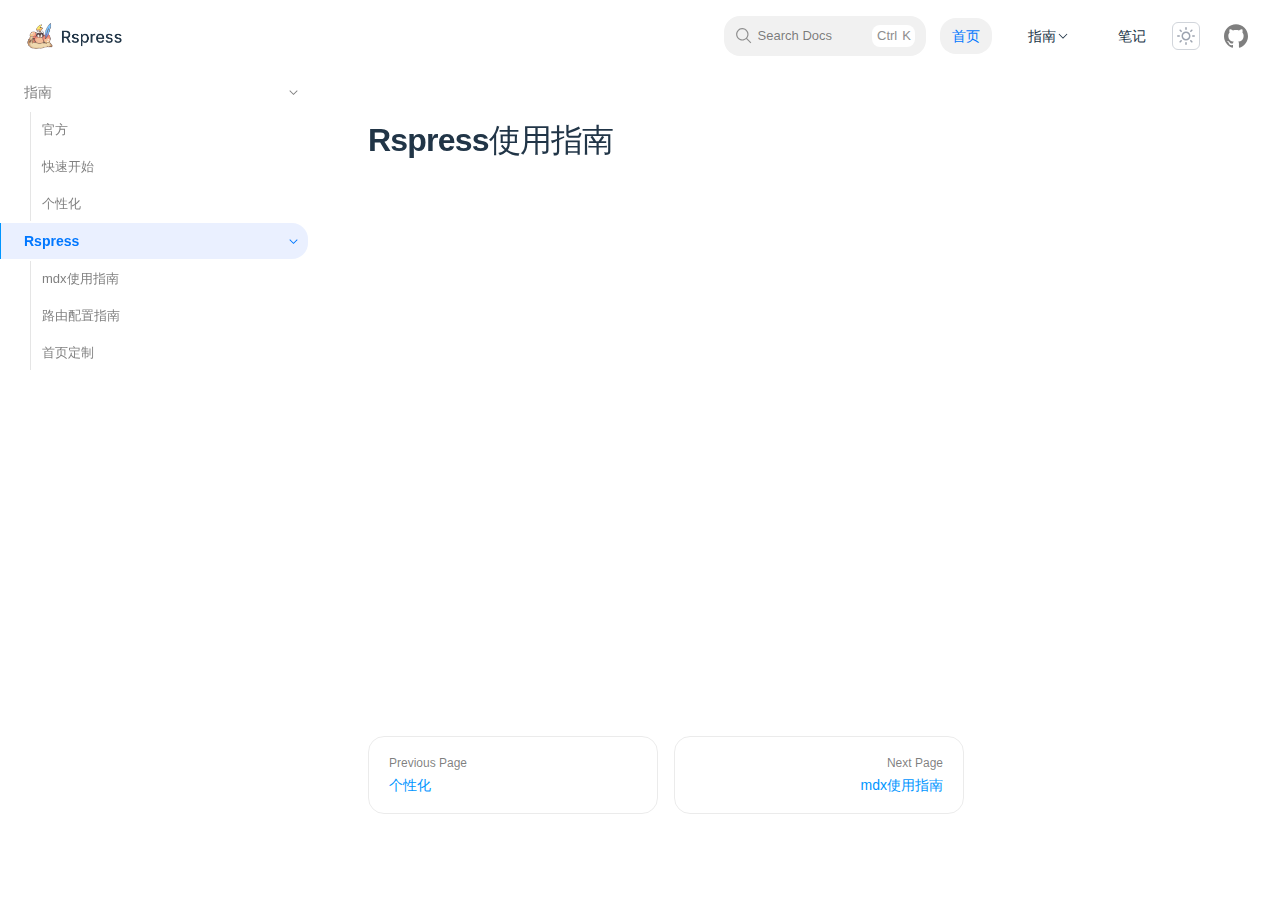
<file: rspress/index.html>
<!DOCTYPE html>
<html lang="en">

<head>
  <meta charset="UTF-8">
  <meta http-equiv="X-UA-Compatible" content="IE=edge">
  <meta name="viewport" content="width=device-width, initial-scale=1.0">
  <meta name="generator" content="Rspress v1.36.0">
  <title data-rh="true">Rspress使用指南 - 晓雨的编程宝典</title><meta data-rh="true" name="description" content="Rspack-based Static Site Generator"/>
<script>{;const saved = localStorage.getItem('rspress-theme-appearance');const preferDark = window.matchMedia('(prefers-color-scheme: dark)').matches;const isDark = !saved || saved === 'auto' ? preferDark : saved === 'dark';document.documentElement.classList.toggle('dark', isDark);document.documentElement.style.colorScheme = isDark ? 'dark' : 'light';}</script><link rel="icon" href="/rspress-icon.png"><script defer src="/static/js/styles.58ced8ca.js"></script><script defer src="/static/js/lib-react.88c99d11.js"></script><script defer src="/static/js/lib-router.2a4d5b82.js"></script><script defer src="/static/js/index.07a3fb4c.js"></script><link href="/static/css/styles.14b6ee95.css" rel="stylesheet"></head>

<body >
  <div id="root"><div><div class="navContainer_f6cde rspress-nav px-6 " style="position:sticky"><div class="container_f6cde flex justify-between items-center h-full"><div class="navBarTitle_f6cde"><a class="link_03735 flex items-center w-full h-full text-base font-semibold transition-opacity duration-300 hover:opacity-60 cursor-pointer" target="" href="/index.html"><div class="mr-1 min-w-8"><img src="/rspress-light-logo.png" alt="logo" id="logo" class="rspress-logo dark:hidden"/><img src="/rspress-dark-logo.png" alt="logo" id="logo" class="rspress-logo hidden dark:block"/></div></a></div><div class="flex flex-1 justify-end items-center"><div class="rightNav_f6cde"><div class="flex sm:flex-1 items-center sm:pl-4 sm:pr-2"><div class="rspress-nav-search-button navSearchButton_6e282"><button><svg width="18" height="18" viewBox="0 0 32 32"><path fill="var(--rp-c-gray)" d="m29 27.586-7.552-7.552a11.018 11.018 0 1 0-1.414 1.414L27.586 29ZM4 13a9 9 0 1 1 9 9 9.01 9.01 0 0 1-9-9Z"></path></svg><p class="searchWord_6e282">Search Docs</p><div style="opacity:0"><span></span><span>K</span></div></button></div><div class="mobileNavSearchButton_6e282"><svg width="24" height="24" viewBox="0 0 32 32"><path fill="var(--rp-c-gray)" d="m29 27.586-7.552-7.552a11.018 11.018 0 1 0-1.414 1.414L27.586 29ZM4 13a9 9 0 1 1 9 9 9.01 9.01 0 0 1-9-9Z"></path></svg></div></div><div class="rspress-nav-menu menu h-14"><a class="link_03735  cursor-pointer" target="" href="/index.html"><div class="rspress-nav-menu-item singleItem_f6cde activeItem_f6cde text-sm font-medium mx-1.5 px-3 py-2 flex items-center">首页</div></a><div class="mx-3 last:mr-0"><div class="relative flex-center h-14"><button class="rspress-nav-menu-group-button flex-center items-center font-medium text-sm text-text-1 hover:text-text-2 transition-colors duration-200"><a class="link_03735  cursor-pointer" target="" href="/guide/index.html"><div class="rspress-nav-menu-item singleItem_f6cde  text-sm font-medium mx-1.5 px-3 py-2 flex items-center">指南<svg width="1em" height="1em" viewBox="0 0 32 32"><path fill="currentColor" d="M16 22 6 12l1.4-1.4 8.6 8.6 8.6-8.6L26 12z"></path></svg></div></a></button><div class="rspress-nav-menu-group-content absolute mx-0.8 transition-opacity duration-300" style="opacity:0;visibility:hidden;right:0;top:52px"><div class="p-3 pr-2 w-full h-full max-h-100vh whitespace-nowrap" style="box-shadow:var(--rp-shadow-3);z-index:100;border:1px solid var(--rp-c-divider-light);border-radius:var(--rp-radius-large);background:var(--rp-c-bg)"><div><div class="font-medium my-1"><a class="link_03735  cursor-pointer" target="" href="/guide/index.html"><div class="rounded-2xl hover:bg-mute" style="padding:0.4rem 1.5rem 0.4rem 0.75rem"><div class="flex"><span>Rspress使用指南</span></div></div></a></div></div></div></div></div></div><a class="link_03735  cursor-pointer" target="" href="/note/index.html"><div class="rspress-nav-menu-item singleItem_f6cde  text-sm font-medium mx-1.5 px-3 py-2 flex items-center">笔记</div></a></div><div class="flex-center flex-row"><div class="mx-2"><div class="md:mr-2 rspress-nav-appearance"><div class="p-1 border border-solid border-gray-300 text-gray-400  cursor-pointer rounded-md hover:border-gray-600 hover:text-gray-600 dark:hover:border-gray-200 dark:hover:text-gray-200 transition-all duration-300 w-7 h-7"><svg xmlns="http://www.w3.org/2000/svg" aria-hidden="true" viewBox="0 0 24 24" class="dark:hidden" width="18" height="18" fill="currentColor"><path d="M12 18c-3.3 0-6-2.7-6-6s2.7-6 6-6 6 2.7 6 6-2.7 6-6 6zm0-10c-2.2 0-4 1.8-4 4s1.8 4 4 4 4-1.8 4-4-1.8-4-4-4zM12 4c-.6 0-1-.4-1-1V1c0-.6.4-1 1-1s1 .4 1 1v2c0 .6-.4 1-1 1zM12 24c-.6 0-1-.4-1-1v-2c0-.6.4-1 1-1s1 .4 1 1v2c0 .6-.4 1-1 1zM5.6 6.6c-.3 0-.5-.1-.7-.3L3.5 4.9c-.4-.4-.4-1 0-1.4s1-.4 1.4 0l1.4 1.4c.4.4.4 1 0 1.4-.1.2-.4.3-.7.3zM19.8 20.8c-.3 0-.5-.1-.7-.3l-1.4-1.4c-.4-.4-.4-1 0-1.4s1-.4 1.4 0l1.4 1.4c.4.4.4 1 0 1.4-.2.2-.5.3-.7.3zM3 13H1c-.6 0-1-.4-1-1s.4-1 1-1h2c.6 0 1 .4 1 1s-.4 1-1 1zM23 13h-2c-.6 0-1-.4-1-1s.4-1 1-1h2c.6 0 1 .4 1 1s-.4 1-1 1zM4.2 20.8c-.3 0-.5-.1-.7-.3-.4-.4-.4-1 0-1.4l1.4-1.4c.4-.4 1-.4 1.4 0s.4 1 0 1.4l-1.4 1.4c-.2.2-.4.3-.7.3zM18.4 6.6c-.3 0-.5-.1-.7-.3-.4-.4-.4-1 0-1.4l1.4-1.4c.4-.4 1-.4 1.4 0s.4 1 0 1.4l-1.4 1.4c-.2.2-.5.3-.7.3z"></path></svg><svg xmlns="http://www.w3.org/2000/svg" aria-hidden="true" viewBox="0 0 24 24" class="hidden dark:block" width="18" height="18" fill="currentColor"><path d="M12.1 22h-.9c-5.5-.5-9.5-5.4-9-10.9.4-4.8 4.2-8.6 9-9 .4 0 .8.2 1 .5.2.3.2.8-.1 1.1-2 2.7-1.4 6.4 1.3 8.4 2.1 1.6 5 1.6 7.1 0 .3-.2.7-.3 1.1-.1.3.2.5.6.5 1-.2 2.7-1.5 5.1-3.6 6.8-1.9 1.4-4.1 2.2-6.4 2.2zM9.3 4.4c-2.9 1-5 3.6-5.2 6.8-.4 4.4 2.8 8.3 7.2 8.7 2.1.2 4.2-.4 5.8-1.8 1.1-.9 1.9-2.1 2.4-3.4-2.5.9-5.3.5-7.5-1.1-2.8-2.2-3.9-5.9-2.7-9.2z"></path></svg></div></div></div><div class="social-links menu-item_93d67 flex-center relative"><div class="flex-center h-full gap-x-4 transition-colors duration-300 md:mr-2"><a href="https://github.com/web-infra-dev/rspress" target="_blank" rel="noopener noreferrer" class="social-links"><div class="social-links-icon_93d67"><svg role="img" viewBox="0 0 24 24" width="24" height="24" xmlns="http://www.w3.org/2000/svg"><title>GitHub</title><path d="M12 .297c-6.63 0-12 5.373-12 12 0 5.303 3.438 9.8 8.205 11.385.6.113.82-.258.82-.577 0-.285-.01-1.04-.015-2.04-3.338.724-4.042-1.61-4.042-1.61C4.422 18.07 3.633 17.7 3.633 17.7c-1.087-.744.084-.729.084-.729 1.205.084 1.838 1.236 1.838 1.236 1.07 1.835 2.809 1.305 3.495.998.108-.776.417-1.305.76-1.605-2.665-.3-5.466-1.332-5.466-5.93 0-1.31.465-2.38 1.235-3.22-.135-.303-.54-1.523.105-3.176 0 0 1.005-.322 3.3 1.23.96-.267 1.98-.399 3-.405 1.02.006 2.04.138 3 .405 2.28-1.552 3.285-1.23 3.285-1.23.645 1.653.24 2.873.12 3.176.765.84 1.23 1.91 1.23 3.22 0 4.61-2.805 5.625-5.475 5.92.42.36.81 1.096.81 2.22 0 1.606-.015 2.896-.015 3.286 0 .315.21.69.825.57C20.565 22.092 24 17.592 24 12.297c0-6.627-5.373-12-12-12"></path></svg></div></a></div></div></div></div><div class="mobileNavMenu_f6cde"><div class="navScreen_457e8 " id="navScreen"><div class="container_457e8"><div class="navMenu_457e8"><div class="navMenuItem_457e8 w-full"><a class="link_03735  cursor-pointer" target="" href="/index.html"><div class="rspress-nav-menu-item singleItem_f6cde activeItem_f6cde text-sm font-medium mx-1.5 px-3 py-2 flex items-center">首页</div></a></div><div class="navMenuItem_457e8 w-full"><a class="link_03735  cursor-pointer" target="" href="/guide/index.html"><div class="rspress-nav-menu-item singleItem_f6cde  text-sm font-medium mx-1.5 px-3 py-2 flex items-center">指南</div></a></div><div class="navMenuItem_457e8 w-full"><a class="link_03735  cursor-pointer" target="" href="/note/index.html"><div class="rspress-nav-menu-item singleItem_f6cde  text-sm font-medium mx-1.5 px-3 py-2 flex items-center">笔记</div></a></div></div><div class="flex-center flex-col gap-2"><div class="mt-2 navAppearance_457e8 flex justify-center"></div><div class="social-links menu-item_93d67 flex-center relative"><div class="flex-center h-full gap-x-4 transition-colors duration-300 md:mr-2"><a href="https://github.com/web-infra-dev/rspress" target="_blank" rel="noopener noreferrer" class="social-links"><div class="social-links-icon_93d67"><svg role="img" viewBox="0 0 24 24" width="24" height="24" xmlns="http://www.w3.org/2000/svg"><title>GitHub</title><path d="M12 .297c-6.63 0-12 5.373-12 12 0 5.303 3.438 9.8 8.205 11.385.6.113.82-.258.82-.577 0-.285-.01-1.04-.015-2.04-3.338.724-4.042-1.61-4.042-1.61C4.422 18.07 3.633 17.7 3.633 17.7c-1.087-.744.084-.729.084-.729 1.205.084 1.838 1.236 1.838 1.236 1.07 1.835 2.809 1.305 3.495.998.108-.776.417-1.305.76-1.605-2.665-.3-5.466-1.332-5.466-5.93 0-1.31.465-2.38 1.235-3.22-.135-.303-.54-1.523.105-3.176 0 0 1.005-.322 3.3 1.23.96-.267 1.98-.399 3-.405 1.02.006 2.04.138 3 .405 2.28-1.552 3.285-1.23 3.285-1.23.645 1.653.24 2.873.12 3.176.765.84 1.23 1.91 1.23 3.22 0 4.61-2.805 5.625-5.475 5.92.42.36.81 1.096.81 2.22 0 1.606-.015 2.896-.015 3.286 0 .315.21.69.825.57C20.565 22.092 24 17.592 24 12.297c0-6.627-5.373-12-12-12"></path></svg></div></a></div></div></div></div></div><button aria-label="mobile hamburger" class=" navHamburger_e7b06 text-gray-500"><svg xmlns="http://www.w3.org/2000/svg" width="32" height="32" viewBox="0 0 32 32" fill="currentColor"><circle cx="8" cy="16" r="2" fill="currentColor"></circle><circle cx="16" cy="16" r="2" fill="currentColor"></circle><circle cx="24" cy="16" r="2" fill="currentColor"></circle></svg></button></div></div></div></div><section><div class="docLayout_edeb4 pt-0"><div class="rspress-sidebar-menu"><button class="flex-center mr-auto"><div class="text-md mr-2"><svg width="1em" height="1em" viewBox="0 0 32 32"><path fill="currentColor" d="M4 6h24v2H4zm0 18h24v2H4zm0-12h24v2H4zm0 6h24v2H4z"></path></svg></div><span class="text-sm">Menu</span></button><button class="flex-center ml-auto"><span class="text-sm">ON THIS PAGE</span><div class="text-md mr-2" style="transform:rotate(0deg);transition:transform 0.2s ease-out;margin-top:2px"><svg width="1em" height="1em" viewBox="0 0 32 32"><path fill="currentColor" d="M22 16 12 26l-1.4-1.4 8.6-8.6-8.6-8.6L12 6z"></path></svg></div></button></div><aside class="sidebar_71eca rspress-sidebar "><div class="navTitleMask_71eca"><div class="navBarTitle_f6cde"><a class="link_03735 flex items-center w-full h-full text-base font-semibold transition-opacity duration-300 hover:opacity-60 cursor-pointer" target="" href="/index.html"><div class="mr-1 min-w-8"><img src="/rspress-light-logo.png" alt="logo" id="logo" class="rspress-logo dark:hidden"/><img src="/rspress-dark-logo.png" alt="logo" id="logo" class="rspress-logo hidden dark:block"/></div></a></div></div><div class="rspress-scrollbar sidebarContent_71eca"><nav class="pb-2"><section class="rspress-sidebar-section mt-0.5 block" style="margin-left:0"><div class="rspress-sidebar-collapse flex justify-between items-center menuItem_71eca" style="border-radius:0 var(--rp-radius) var(--rp-radius) 0;cursor:pointer"><h2 class="py-2 px-3 text-sm font-medium flex" style="font-size:14px;padding-left:24px;font-weight:bold"><span class="flex-center" style="font-size:14px">指南</span></h2><div class="collapseContainer_71eca p-2 rounded-xl"><div style="cursor:pointer;transition:transform 0.2s ease-out;transform:rotate(90deg)"><svg width="1em" height="1em" viewBox="0 0 32 32"><path fill="currentColor" d="M22 16 12 26l-1.4-1.4 8.6-8.6-8.6-8.6L12 6z"></path></svg></div></div></div><div class="transition-all duration-300 ease-in-out" style="overflow:hidden"><div class="rspress-sidebar-group transition-opacity duration-500 ease-in-out" style="opacity:1;margin-left:12px"><div class="rspress-sidebar-item"><a class="link_03735 menuLink_71eca cursor-pointer" target="" href="/guide/index.html"><div class="menuItem_71eca mt-0.5 py-2 px-3 font-medium flex" style="font-size:13px;margin-left:18px;border-radius:0 var(--rp-radius) var(--rp-radius) 0"><span>官方</span></div></a></div><div class="rspress-sidebar-item"><a class="link_03735 menuLink_71eca cursor-pointer" target="" href="/guide/quick-start.html"><div class="menuItem_71eca mt-0.5 py-2 px-3 font-medium flex" style="font-size:13px;margin-left:18px;border-radius:0 var(--rp-radius) var(--rp-radius) 0"><span>快速开始</span></div></a></div><div class="rspress-sidebar-item"><a class="link_03735 menuLink_71eca cursor-pointer" target="" href="/guide/customization.html"><div class="menuItem_71eca mt-0.5 py-2 px-3 font-medium flex" style="font-size:13px;margin-left:18px;border-radius:0 var(--rp-radius) var(--rp-radius) 0"><span>个性化</span></div></a></div></div></div></section><section class="rspress-sidebar-section mt-0.5 block" style="margin-left:0"><div class="rspress-sidebar-collapse flex justify-between items-center menuItemActive_71eca" style="border-radius:0 var(--rp-radius) var(--rp-radius) 0;cursor:pointer"><h2 class="py-2 px-3 text-sm font-medium flex" style="font-size:14px;padding-left:24px;font-weight:bold"><span class="flex-center" style="font-size:14px">Rspress</span></h2><div class="collapseContainer_71eca p-2 rounded-xl"><div style="cursor:pointer;transition:transform 0.2s ease-out;transform:rotate(90deg)"><svg width="1em" height="1em" viewBox="0 0 32 32"><path fill="currentColor" d="M22 16 12 26l-1.4-1.4 8.6-8.6-8.6-8.6L12 6z"></path></svg></div></div></div><div class="transition-all duration-300 ease-in-out" style="overflow:hidden"><div class="rspress-sidebar-group transition-opacity duration-500 ease-in-out" style="opacity:1;margin-left:12px"><div class="rspress-sidebar-item"><a class="link_03735 menuLink_71eca cursor-pointer" target="" href="/rspress/1-mdx_guide.html"><div class="menuItem_71eca mt-0.5 py-2 px-3 font-medium flex" style="font-size:13px;margin-left:18px;border-radius:0 var(--rp-radius) var(--rp-radius) 0"><span>mdx使用指南</span></div></a></div><div class="rspress-sidebar-item"><a class="link_03735 menuLink_71eca cursor-pointer" target="" href="/rspress/2-route_guide.html"><div class="menuItem_71eca mt-0.5 py-2 px-3 font-medium flex" style="font-size:13px;margin-left:18px;border-radius:0 var(--rp-radius) var(--rp-radius) 0"><span>路由配置指南</span></div></a></div><div class="rspress-sidebar-item"><a class="link_03735 menuLink_71eca cursor-pointer" target="" href="/rspress/3-home_page.html"><div class="menuItem_71eca mt-0.5 py-2 px-3 font-medium flex" style="font-size:13px;margin-left:18px;border-radius:0 var(--rp-radius) var(--rp-radius) 0"><span>首页定制</span></div></a></div></div></div></section></nav></div></aside><div class="content_edeb4 rspress-doc-container flex flex-shrink-0 mx-auto"><div class="w-full flex-1"><div><div class="rspress-doc"><!--$--><h1 id="rspress使用指南" class="text-3xl mb-10 leading-10 tracking-tight title_3b154">Rspress使用指南<a class="link_3b154 header-anchor" aria-hidden="true" href="#rspress使用指南">#</a></h1><!--/$--></div><div class="rspress-doc-footer"><footer class="mt-8"><div class="xs:flex pb-5 px-2 justify-end items-center"></div><div class="flex flex-col"></div><div class="flex flex-col sm:flex-row sm:justify-around gap-4 pt-6"><div class="prev_e7091 flex flex-col"><a class="link_03735 pager-link_9b9a7 cursor-pointer" target="" href="/guide/customization.html"><span class="desc_9b9a7">Previous Page</span><span class="title_9b9a7">个性化</span></a></div><div class="next_e7091 flex flex-col"><a class="link_03735 pager-link_9b9a7 next_9b9a7 cursor-pointer" target="" href="/rspress/1-mdx_guide.html"><span class="desc_9b9a7">Next Page</span><span class="title_9b9a7">mdx使用指南</span></a></div></div></footer></div></div></div><div class="aside-container_edeb4"><div><div class="flex flex-col"><div class="hidden"><div id="aside-container" class="relative text-sm font-medium"><div class="leading-7 block text-sm font-semibold pl-3">ON THIS PAGE</div><nav class="mt-1"><ul class="relative"></ul></nav></div></div></div></div></div></div></div></section></div></div>
  <div id="search-container"></div>
</body>

</html>
</file>
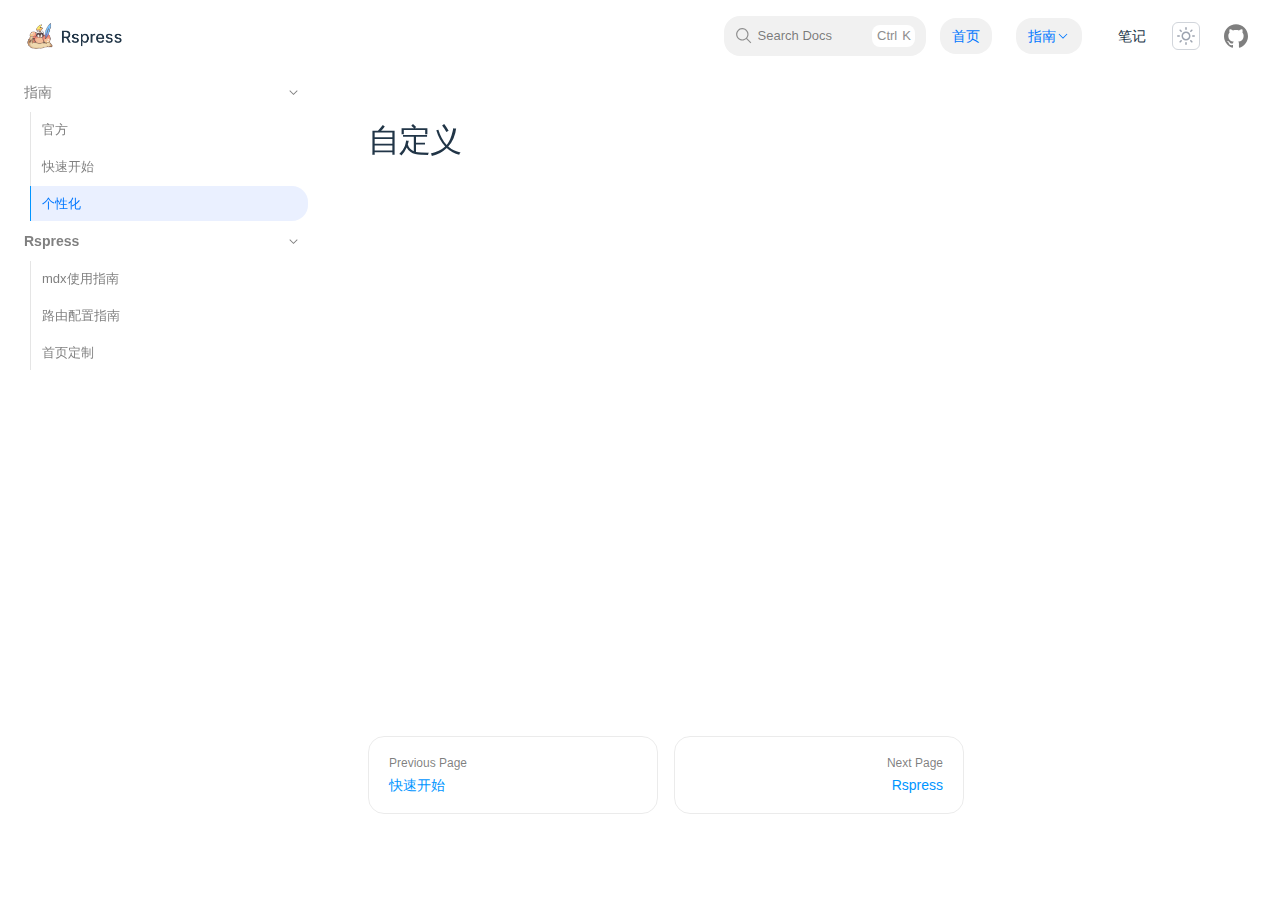
<file: guide/customization.html>
<!DOCTYPE html>
<html lang="en">

<head>
  <meta charset="UTF-8">
  <meta http-equiv="X-UA-Compatible" content="IE=edge">
  <meta name="viewport" content="width=device-width, initial-scale=1.0">
  <meta name="generator" content="Rspress v1.36.0">
  <title data-rh="true">自定义 - 晓雨的编程宝典</title><meta data-rh="true" name="description" content="Rspack-based Static Site Generator"/>
<script>{;const saved = localStorage.getItem('rspress-theme-appearance');const preferDark = window.matchMedia('(prefers-color-scheme: dark)').matches;const isDark = !saved || saved === 'auto' ? preferDark : saved === 'dark';document.documentElement.classList.toggle('dark', isDark);document.documentElement.style.colorScheme = isDark ? 'dark' : 'light';}</script><link rel="icon" href="/rspress-icon.png"><script defer src="/static/js/styles.58ced8ca.js"></script><script defer src="/static/js/lib-react.88c99d11.js"></script><script defer src="/static/js/lib-router.2a4d5b82.js"></script><script defer src="/static/js/index.07a3fb4c.js"></script><link href="/static/css/styles.14b6ee95.css" rel="stylesheet"></head>

<body >
  <div id="root"><div><div class="navContainer_f6cde rspress-nav px-6 " style="position:sticky"><div class="container_f6cde flex justify-between items-center h-full"><div class="navBarTitle_f6cde"><a class="link_03735 flex items-center w-full h-full text-base font-semibold transition-opacity duration-300 hover:opacity-60 cursor-pointer" target="" href="/index.html"><div class="mr-1 min-w-8"><img src="/rspress-light-logo.png" alt="logo" id="logo" class="rspress-logo dark:hidden"/><img src="/rspress-dark-logo.png" alt="logo" id="logo" class="rspress-logo hidden dark:block"/></div></a></div><div class="flex flex-1 justify-end items-center"><div class="rightNav_f6cde"><div class="flex sm:flex-1 items-center sm:pl-4 sm:pr-2"><div class="rspress-nav-search-button navSearchButton_6e282"><button><svg width="18" height="18" viewBox="0 0 32 32"><path fill="var(--rp-c-gray)" d="m29 27.586-7.552-7.552a11.018 11.018 0 1 0-1.414 1.414L27.586 29ZM4 13a9 9 0 1 1 9 9 9.01 9.01 0 0 1-9-9Z"></path></svg><p class="searchWord_6e282">Search Docs</p><div style="opacity:0"><span></span><span>K</span></div></button></div><div class="mobileNavSearchButton_6e282"><svg width="24" height="24" viewBox="0 0 32 32"><path fill="var(--rp-c-gray)" d="m29 27.586-7.552-7.552a11.018 11.018 0 1 0-1.414 1.414L27.586 29ZM4 13a9 9 0 1 1 9 9 9.01 9.01 0 0 1-9-9Z"></path></svg></div></div><div class="rspress-nav-menu menu h-14"><a class="link_03735  cursor-pointer" target="" href="/index.html"><div class="rspress-nav-menu-item singleItem_f6cde activeItem_f6cde text-sm font-medium mx-1.5 px-3 py-2 flex items-center">首页</div></a><div class="mx-3 last:mr-0"><div class="relative flex-center h-14"><button class="rspress-nav-menu-group-button flex-center items-center font-medium text-sm text-text-1 hover:text-text-2 transition-colors duration-200"><a class="link_03735  cursor-pointer" target="" href="/guide/index.html"><div class="rspress-nav-menu-item singleItem_f6cde activeItem_f6cde text-sm font-medium mx-1.5 px-3 py-2 flex items-center">指南<svg width="1em" height="1em" viewBox="0 0 32 32"><path fill="currentColor" d="M16 22 6 12l1.4-1.4 8.6 8.6 8.6-8.6L26 12z"></path></svg></div></a></button><div class="rspress-nav-menu-group-content absolute mx-0.8 transition-opacity duration-300" style="opacity:0;visibility:hidden;right:0;top:52px"><div class="p-3 pr-2 w-full h-full max-h-100vh whitespace-nowrap" style="box-shadow:var(--rp-shadow-3);z-index:100;border:1px solid var(--rp-c-divider-light);border-radius:var(--rp-radius-large);background:var(--rp-c-bg)"><div><div class="font-medium my-1"><a class="link_03735  cursor-pointer" target="" href="/guide/index.html"><div class="rounded-2xl hover:bg-mute" style="padding:0.4rem 1.5rem 0.4rem 0.75rem"><div class="flex"><span>Rspress使用指南</span></div></div></a></div></div></div></div></div></div><a class="link_03735  cursor-pointer" target="" href="/note/index.html"><div class="rspress-nav-menu-item singleItem_f6cde  text-sm font-medium mx-1.5 px-3 py-2 flex items-center">笔记</div></a></div><div class="flex-center flex-row"><div class="mx-2"><div class="md:mr-2 rspress-nav-appearance"><div class="p-1 border border-solid border-gray-300 text-gray-400  cursor-pointer rounded-md hover:border-gray-600 hover:text-gray-600 dark:hover:border-gray-200 dark:hover:text-gray-200 transition-all duration-300 w-7 h-7"><svg xmlns="http://www.w3.org/2000/svg" aria-hidden="true" viewBox="0 0 24 24" class="dark:hidden" width="18" height="18" fill="currentColor"><path d="M12 18c-3.3 0-6-2.7-6-6s2.7-6 6-6 6 2.7 6 6-2.7 6-6 6zm0-10c-2.2 0-4 1.8-4 4s1.8 4 4 4 4-1.8 4-4-1.8-4-4-4zM12 4c-.6 0-1-.4-1-1V1c0-.6.4-1 1-1s1 .4 1 1v2c0 .6-.4 1-1 1zM12 24c-.6 0-1-.4-1-1v-2c0-.6.4-1 1-1s1 .4 1 1v2c0 .6-.4 1-1 1zM5.6 6.6c-.3 0-.5-.1-.7-.3L3.5 4.9c-.4-.4-.4-1 0-1.4s1-.4 1.4 0l1.4 1.4c.4.4.4 1 0 1.4-.1.2-.4.3-.7.3zM19.8 20.8c-.3 0-.5-.1-.7-.3l-1.4-1.4c-.4-.4-.4-1 0-1.4s1-.4 1.4 0l1.4 1.4c.4.4.4 1 0 1.4-.2.2-.5.3-.7.3zM3 13H1c-.6 0-1-.4-1-1s.4-1 1-1h2c.6 0 1 .4 1 1s-.4 1-1 1zM23 13h-2c-.6 0-1-.4-1-1s.4-1 1-1h2c.6 0 1 .4 1 1s-.4 1-1 1zM4.2 20.8c-.3 0-.5-.1-.7-.3-.4-.4-.4-1 0-1.4l1.4-1.4c.4-.4 1-.4 1.4 0s.4 1 0 1.4l-1.4 1.4c-.2.2-.4.3-.7.3zM18.4 6.6c-.3 0-.5-.1-.7-.3-.4-.4-.4-1 0-1.4l1.4-1.4c.4-.4 1-.4 1.4 0s.4 1 0 1.4l-1.4 1.4c-.2.2-.5.3-.7.3z"></path></svg><svg xmlns="http://www.w3.org/2000/svg" aria-hidden="true" viewBox="0 0 24 24" class="hidden dark:block" width="18" height="18" fill="currentColor"><path d="M12.1 22h-.9c-5.5-.5-9.5-5.4-9-10.9.4-4.8 4.2-8.6 9-9 .4 0 .8.2 1 .5.2.3.2.8-.1 1.1-2 2.7-1.4 6.4 1.3 8.4 2.1 1.6 5 1.6 7.1 0 .3-.2.7-.3 1.1-.1.3.2.5.6.5 1-.2 2.7-1.5 5.1-3.6 6.8-1.9 1.4-4.1 2.2-6.4 2.2zM9.3 4.4c-2.9 1-5 3.6-5.2 6.8-.4 4.4 2.8 8.3 7.2 8.7 2.1.2 4.2-.4 5.8-1.8 1.1-.9 1.9-2.1 2.4-3.4-2.5.9-5.3.5-7.5-1.1-2.8-2.2-3.9-5.9-2.7-9.2z"></path></svg></div></div></div><div class="social-links menu-item_93d67 flex-center relative"><div class="flex-center h-full gap-x-4 transition-colors duration-300 md:mr-2"><a href="https://github.com/web-infra-dev/rspress" target="_blank" rel="noopener noreferrer" class="social-links"><div class="social-links-icon_93d67"><svg role="img" viewBox="0 0 24 24" width="24" height="24" xmlns="http://www.w3.org/2000/svg"><title>GitHub</title><path d="M12 .297c-6.63 0-12 5.373-12 12 0 5.303 3.438 9.8 8.205 11.385.6.113.82-.258.82-.577 0-.285-.01-1.04-.015-2.04-3.338.724-4.042-1.61-4.042-1.61C4.422 18.07 3.633 17.7 3.633 17.7c-1.087-.744.084-.729.084-.729 1.205.084 1.838 1.236 1.838 1.236 1.07 1.835 2.809 1.305 3.495.998.108-.776.417-1.305.76-1.605-2.665-.3-5.466-1.332-5.466-5.93 0-1.31.465-2.38 1.235-3.22-.135-.303-.54-1.523.105-3.176 0 0 1.005-.322 3.3 1.23.96-.267 1.98-.399 3-.405 1.02.006 2.04.138 3 .405 2.28-1.552 3.285-1.23 3.285-1.23.645 1.653.24 2.873.12 3.176.765.84 1.23 1.91 1.23 3.22 0 4.61-2.805 5.625-5.475 5.92.42.36.81 1.096.81 2.22 0 1.606-.015 2.896-.015 3.286 0 .315.21.69.825.57C20.565 22.092 24 17.592 24 12.297c0-6.627-5.373-12-12-12"></path></svg></div></a></div></div></div></div><div class="mobileNavMenu_f6cde"><div class="navScreen_457e8 " id="navScreen"><div class="container_457e8"><div class="navMenu_457e8"><div class="navMenuItem_457e8 w-full"><a class="link_03735  cursor-pointer" target="" href="/index.html"><div class="rspress-nav-menu-item singleItem_f6cde activeItem_f6cde text-sm font-medium mx-1.5 px-3 py-2 flex items-center">首页</div></a></div><div class="navMenuItem_457e8 w-full"><a class="link_03735  cursor-pointer" target="" href="/guide/index.html"><div class="rspress-nav-menu-item singleItem_f6cde activeItem_f6cde text-sm font-medium mx-1.5 px-3 py-2 flex items-center">指南</div></a></div><div class="navMenuItem_457e8 w-full"><a class="link_03735  cursor-pointer" target="" href="/note/index.html"><div class="rspress-nav-menu-item singleItem_f6cde  text-sm font-medium mx-1.5 px-3 py-2 flex items-center">笔记</div></a></div></div><div class="flex-center flex-col gap-2"><div class="mt-2 navAppearance_457e8 flex justify-center"></div><div class="social-links menu-item_93d67 flex-center relative"><div class="flex-center h-full gap-x-4 transition-colors duration-300 md:mr-2"><a href="https://github.com/web-infra-dev/rspress" target="_blank" rel="noopener noreferrer" class="social-links"><div class="social-links-icon_93d67"><svg role="img" viewBox="0 0 24 24" width="24" height="24" xmlns="http://www.w3.org/2000/svg"><title>GitHub</title><path d="M12 .297c-6.63 0-12 5.373-12 12 0 5.303 3.438 9.8 8.205 11.385.6.113.82-.258.82-.577 0-.285-.01-1.04-.015-2.04-3.338.724-4.042-1.61-4.042-1.61C4.422 18.07 3.633 17.7 3.633 17.7c-1.087-.744.084-.729.084-.729 1.205.084 1.838 1.236 1.838 1.236 1.07 1.835 2.809 1.305 3.495.998.108-.776.417-1.305.76-1.605-2.665-.3-5.466-1.332-5.466-5.93 0-1.31.465-2.38 1.235-3.22-.135-.303-.54-1.523.105-3.176 0 0 1.005-.322 3.3 1.23.96-.267 1.98-.399 3-.405 1.02.006 2.04.138 3 .405 2.28-1.552 3.285-1.23 3.285-1.23.645 1.653.24 2.873.12 3.176.765.84 1.23 1.91 1.23 3.22 0 4.61-2.805 5.625-5.475 5.92.42.36.81 1.096.81 2.22 0 1.606-.015 2.896-.015 3.286 0 .315.21.69.825.57C20.565 22.092 24 17.592 24 12.297c0-6.627-5.373-12-12-12"></path></svg></div></a></div></div></div></div></div><button aria-label="mobile hamburger" class=" navHamburger_e7b06 text-gray-500"><svg xmlns="http://www.w3.org/2000/svg" width="32" height="32" viewBox="0 0 32 32" fill="currentColor"><circle cx="8" cy="16" r="2" fill="currentColor"></circle><circle cx="16" cy="16" r="2" fill="currentColor"></circle><circle cx="24" cy="16" r="2" fill="currentColor"></circle></svg></button></div></div></div></div><section><div class="docLayout_edeb4 pt-0"><div class="rspress-sidebar-menu"><button class="flex-center mr-auto"><div class="text-md mr-2"><svg width="1em" height="1em" viewBox="0 0 32 32"><path fill="currentColor" d="M4 6h24v2H4zm0 18h24v2H4zm0-12h24v2H4zm0 6h24v2H4z"></path></svg></div><span class="text-sm">Menu</span></button><button class="flex-center ml-auto"><span class="text-sm">ON THIS PAGE</span><div class="text-md mr-2" style="transform:rotate(0deg);transition:transform 0.2s ease-out;margin-top:2px"><svg width="1em" height="1em" viewBox="0 0 32 32"><path fill="currentColor" d="M22 16 12 26l-1.4-1.4 8.6-8.6-8.6-8.6L12 6z"></path></svg></div></button></div><aside class="sidebar_71eca rspress-sidebar "><div class="navTitleMask_71eca"><div class="navBarTitle_f6cde"><a class="link_03735 flex items-center w-full h-full text-base font-semibold transition-opacity duration-300 hover:opacity-60 cursor-pointer" target="" href="/index.html"><div class="mr-1 min-w-8"><img src="/rspress-light-logo.png" alt="logo" id="logo" class="rspress-logo dark:hidden"/><img src="/rspress-dark-logo.png" alt="logo" id="logo" class="rspress-logo hidden dark:block"/></div></a></div></div><div class="rspress-scrollbar sidebarContent_71eca"><nav class="pb-2"><section class="rspress-sidebar-section mt-0.5 block" style="margin-left:0"><div class="rspress-sidebar-collapse flex justify-between items-center menuItem_71eca" style="border-radius:0 var(--rp-radius) var(--rp-radius) 0;cursor:pointer"><h2 class="py-2 px-3 text-sm font-medium flex" style="font-size:14px;padding-left:24px;font-weight:bold"><span class="flex-center" style="font-size:14px">指南</span></h2><div class="collapseContainer_71eca p-2 rounded-xl"><div style="cursor:pointer;transition:transform 0.2s ease-out;transform:rotate(90deg)"><svg width="1em" height="1em" viewBox="0 0 32 32"><path fill="currentColor" d="M22 16 12 26l-1.4-1.4 8.6-8.6-8.6-8.6L12 6z"></path></svg></div></div></div><div class="transition-all duration-300 ease-in-out" style="overflow:hidden"><div class="rspress-sidebar-group transition-opacity duration-500 ease-in-out" style="opacity:1;margin-left:12px"><div class="rspress-sidebar-item"><a class="link_03735 menuLink_71eca cursor-pointer" target="" href="/guide/index.html"><div class="menuItem_71eca mt-0.5 py-2 px-3 font-medium flex" style="font-size:13px;margin-left:18px;border-radius:0 var(--rp-radius) var(--rp-radius) 0"><span>官方</span></div></a></div><div class="rspress-sidebar-item"><a class="link_03735 menuLink_71eca cursor-pointer" target="" href="/guide/quick-start.html"><div class="menuItem_71eca mt-0.5 py-2 px-3 font-medium flex" style="font-size:13px;margin-left:18px;border-radius:0 var(--rp-radius) var(--rp-radius) 0"><span>快速开始</span></div></a></div><div class="rspress-sidebar-item"><a class="link_03735 menuLink_71eca cursor-pointer" target="" href="/guide/customization.html"><div class="menuItemActive_71eca mt-0.5 py-2 px-3 font-medium flex" style="font-size:13px;margin-left:18px;border-radius:0 var(--rp-radius) var(--rp-radius) 0"><span>个性化</span></div></a></div></div></div></section><section class="rspress-sidebar-section mt-0.5 block" style="margin-left:0"><div class="rspress-sidebar-collapse flex justify-between items-center menuItem_71eca" style="border-radius:0 var(--rp-radius) var(--rp-radius) 0;cursor:pointer"><h2 class="py-2 px-3 text-sm font-medium flex" style="font-size:14px;padding-left:24px;font-weight:bold"><span class="flex-center" style="font-size:14px">Rspress</span></h2><div class="collapseContainer_71eca p-2 rounded-xl"><div style="cursor:pointer;transition:transform 0.2s ease-out;transform:rotate(90deg)"><svg width="1em" height="1em" viewBox="0 0 32 32"><path fill="currentColor" d="M22 16 12 26l-1.4-1.4 8.6-8.6-8.6-8.6L12 6z"></path></svg></div></div></div><div class="transition-all duration-300 ease-in-out" style="overflow:hidden"><div class="rspress-sidebar-group transition-opacity duration-500 ease-in-out" style="opacity:1;margin-left:12px"><div class="rspress-sidebar-item"><a class="link_03735 menuLink_71eca cursor-pointer" target="" href="/rspress/1-mdx_guide.html"><div class="menuItem_71eca mt-0.5 py-2 px-3 font-medium flex" style="font-size:13px;margin-left:18px;border-radius:0 var(--rp-radius) var(--rp-radius) 0"><span>mdx使用指南</span></div></a></div><div class="rspress-sidebar-item"><a class="link_03735 menuLink_71eca cursor-pointer" target="" href="/rspress/2-route_guide.html"><div class="menuItem_71eca mt-0.5 py-2 px-3 font-medium flex" style="font-size:13px;margin-left:18px;border-radius:0 var(--rp-radius) var(--rp-radius) 0"><span>路由配置指南</span></div></a></div><div class="rspress-sidebar-item"><a class="link_03735 menuLink_71eca cursor-pointer" target="" href="/rspress/3-home_page.html"><div class="menuItem_71eca mt-0.5 py-2 px-3 font-medium flex" style="font-size:13px;margin-left:18px;border-radius:0 var(--rp-radius) var(--rp-radius) 0"><span>首页定制</span></div></a></div></div></div></section></nav></div></aside><div class="content_edeb4 rspress-doc-container flex flex-shrink-0 mx-auto"><div class="w-full flex-1"><div><div class="rspress-doc"><!--$--><h1 id="自定义" class="text-3xl mb-10 leading-10 tracking-tight title_3b154">自定义<a class="link_3b154 header-anchor" aria-hidden="true" href="#自定义">#</a></h1><!--/$--></div><div class="rspress-doc-footer"><footer class="mt-8"><div class="xs:flex pb-5 px-2 justify-end items-center"></div><div class="flex flex-col"></div><div class="flex flex-col sm:flex-row sm:justify-around gap-4 pt-6"><div class="prev_e7091 flex flex-col"><a class="link_03735 pager-link_9b9a7 cursor-pointer" target="" href="/guide/quick-start.html"><span class="desc_9b9a7">Previous Page</span><span class="title_9b9a7">快速开始</span></a></div><div class="next_e7091 flex flex-col"><a class="link_03735 pager-link_9b9a7 next_9b9a7 cursor-pointer" target="" href="/rspress/index.html"><span class="desc_9b9a7">Next Page</span><span class="title_9b9a7">Rspress</span></a></div></div></footer></div></div></div><div class="aside-container_edeb4"><div><div class="flex flex-col"><div class="hidden"><div id="aside-container" class="relative text-sm font-medium"><div class="leading-7 block text-sm font-semibold pl-3">ON THIS PAGE</div><nav class="mt-1"><ul class="relative"></ul></nav></div></div></div></div></div></div></div></section></div></div>
  <div id="search-container"></div>
</body>

</html>
</file>
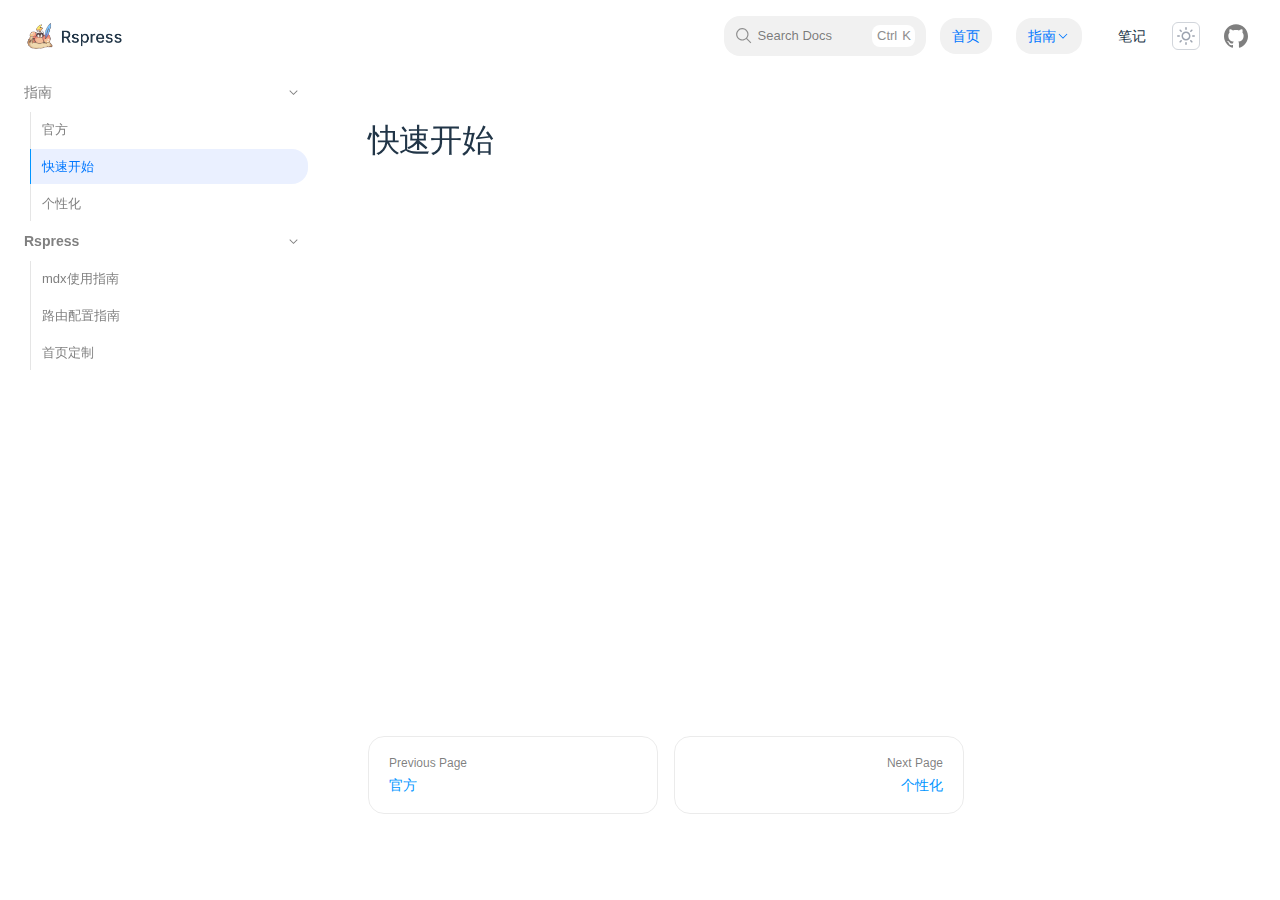
<file: guide/quick-start.html>
<!DOCTYPE html>
<html lang="en">

<head>
  <meta charset="UTF-8">
  <meta http-equiv="X-UA-Compatible" content="IE=edge">
  <meta name="viewport" content="width=device-width, initial-scale=1.0">
  <meta name="generator" content="Rspress v1.36.0">
  <title data-rh="true">快速开始 - 晓雨的编程宝典</title><meta data-rh="true" name="description" content="Rspack-based Static Site Generator"/>
<script>{;const saved = localStorage.getItem('rspress-theme-appearance');const preferDark = window.matchMedia('(prefers-color-scheme: dark)').matches;const isDark = !saved || saved === 'auto' ? preferDark : saved === 'dark';document.documentElement.classList.toggle('dark', isDark);document.documentElement.style.colorScheme = isDark ? 'dark' : 'light';}</script><link rel="icon" href="/rspress-icon.png"><script defer src="/static/js/styles.58ced8ca.js"></script><script defer src="/static/js/lib-react.88c99d11.js"></script><script defer src="/static/js/lib-router.2a4d5b82.js"></script><script defer src="/static/js/index.07a3fb4c.js"></script><link href="/static/css/styles.14b6ee95.css" rel="stylesheet"></head>

<body >
  <div id="root"><div><div class="navContainer_f6cde rspress-nav px-6 " style="position:sticky"><div class="container_f6cde flex justify-between items-center h-full"><div class="navBarTitle_f6cde"><a class="link_03735 flex items-center w-full h-full text-base font-semibold transition-opacity duration-300 hover:opacity-60 cursor-pointer" target="" href="/index.html"><div class="mr-1 min-w-8"><img src="/rspress-light-logo.png" alt="logo" id="logo" class="rspress-logo dark:hidden"/><img src="/rspress-dark-logo.png" alt="logo" id="logo" class="rspress-logo hidden dark:block"/></div></a></div><div class="flex flex-1 justify-end items-center"><div class="rightNav_f6cde"><div class="flex sm:flex-1 items-center sm:pl-4 sm:pr-2"><div class="rspress-nav-search-button navSearchButton_6e282"><button><svg width="18" height="18" viewBox="0 0 32 32"><path fill="var(--rp-c-gray)" d="m29 27.586-7.552-7.552a11.018 11.018 0 1 0-1.414 1.414L27.586 29ZM4 13a9 9 0 1 1 9 9 9.01 9.01 0 0 1-9-9Z"></path></svg><p class="searchWord_6e282">Search Docs</p><div style="opacity:0"><span></span><span>K</span></div></button></div><div class="mobileNavSearchButton_6e282"><svg width="24" height="24" viewBox="0 0 32 32"><path fill="var(--rp-c-gray)" d="m29 27.586-7.552-7.552a11.018 11.018 0 1 0-1.414 1.414L27.586 29ZM4 13a9 9 0 1 1 9 9 9.01 9.01 0 0 1-9-9Z"></path></svg></div></div><div class="rspress-nav-menu menu h-14"><a class="link_03735  cursor-pointer" target="" href="/index.html"><div class="rspress-nav-menu-item singleItem_f6cde activeItem_f6cde text-sm font-medium mx-1.5 px-3 py-2 flex items-center">首页</div></a><div class="mx-3 last:mr-0"><div class="relative flex-center h-14"><button class="rspress-nav-menu-group-button flex-center items-center font-medium text-sm text-text-1 hover:text-text-2 transition-colors duration-200"><a class="link_03735  cursor-pointer" target="" href="/guide/index.html"><div class="rspress-nav-menu-item singleItem_f6cde activeItem_f6cde text-sm font-medium mx-1.5 px-3 py-2 flex items-center">指南<svg width="1em" height="1em" viewBox="0 0 32 32"><path fill="currentColor" d="M16 22 6 12l1.4-1.4 8.6 8.6 8.6-8.6L26 12z"></path></svg></div></a></button><div class="rspress-nav-menu-group-content absolute mx-0.8 transition-opacity duration-300" style="opacity:0;visibility:hidden;right:0;top:52px"><div class="p-3 pr-2 w-full h-full max-h-100vh whitespace-nowrap" style="box-shadow:var(--rp-shadow-3);z-index:100;border:1px solid var(--rp-c-divider-light);border-radius:var(--rp-radius-large);background:var(--rp-c-bg)"><div><div class="font-medium my-1"><a class="link_03735  cursor-pointer" target="" href="/guide/index.html"><div class="rounded-2xl hover:bg-mute" style="padding:0.4rem 1.5rem 0.4rem 0.75rem"><div class="flex"><span>Rspress使用指南</span></div></div></a></div></div></div></div></div></div><a class="link_03735  cursor-pointer" target="" href="/note/index.html"><div class="rspress-nav-menu-item singleItem_f6cde  text-sm font-medium mx-1.5 px-3 py-2 flex items-center">笔记</div></a></div><div class="flex-center flex-row"><div class="mx-2"><div class="md:mr-2 rspress-nav-appearance"><div class="p-1 border border-solid border-gray-300 text-gray-400  cursor-pointer rounded-md hover:border-gray-600 hover:text-gray-600 dark:hover:border-gray-200 dark:hover:text-gray-200 transition-all duration-300 w-7 h-7"><svg xmlns="http://www.w3.org/2000/svg" aria-hidden="true" viewBox="0 0 24 24" class="dark:hidden" width="18" height="18" fill="currentColor"><path d="M12 18c-3.3 0-6-2.7-6-6s2.7-6 6-6 6 2.7 6 6-2.7 6-6 6zm0-10c-2.2 0-4 1.8-4 4s1.8 4 4 4 4-1.8 4-4-1.8-4-4-4zM12 4c-.6 0-1-.4-1-1V1c0-.6.4-1 1-1s1 .4 1 1v2c0 .6-.4 1-1 1zM12 24c-.6 0-1-.4-1-1v-2c0-.6.4-1 1-1s1 .4 1 1v2c0 .6-.4 1-1 1zM5.6 6.6c-.3 0-.5-.1-.7-.3L3.5 4.9c-.4-.4-.4-1 0-1.4s1-.4 1.4 0l1.4 1.4c.4.4.4 1 0 1.4-.1.2-.4.3-.7.3zM19.8 20.8c-.3 0-.5-.1-.7-.3l-1.4-1.4c-.4-.4-.4-1 0-1.4s1-.4 1.4 0l1.4 1.4c.4.4.4 1 0 1.4-.2.2-.5.3-.7.3zM3 13H1c-.6 0-1-.4-1-1s.4-1 1-1h2c.6 0 1 .4 1 1s-.4 1-1 1zM23 13h-2c-.6 0-1-.4-1-1s.4-1 1-1h2c.6 0 1 .4 1 1s-.4 1-1 1zM4.2 20.8c-.3 0-.5-.1-.7-.3-.4-.4-.4-1 0-1.4l1.4-1.4c.4-.4 1-.4 1.4 0s.4 1 0 1.4l-1.4 1.4c-.2.2-.4.3-.7.3zM18.4 6.6c-.3 0-.5-.1-.7-.3-.4-.4-.4-1 0-1.4l1.4-1.4c.4-.4 1-.4 1.4 0s.4 1 0 1.4l-1.4 1.4c-.2.2-.5.3-.7.3z"></path></svg><svg xmlns="http://www.w3.org/2000/svg" aria-hidden="true" viewBox="0 0 24 24" class="hidden dark:block" width="18" height="18" fill="currentColor"><path d="M12.1 22h-.9c-5.5-.5-9.5-5.4-9-10.9.4-4.8 4.2-8.6 9-9 .4 0 .8.2 1 .5.2.3.2.8-.1 1.1-2 2.7-1.4 6.4 1.3 8.4 2.1 1.6 5 1.6 7.1 0 .3-.2.7-.3 1.1-.1.3.2.5.6.5 1-.2 2.7-1.5 5.1-3.6 6.8-1.9 1.4-4.1 2.2-6.4 2.2zM9.3 4.4c-2.9 1-5 3.6-5.2 6.8-.4 4.4 2.8 8.3 7.2 8.7 2.1.2 4.2-.4 5.8-1.8 1.1-.9 1.9-2.1 2.4-3.4-2.5.9-5.3.5-7.5-1.1-2.8-2.2-3.9-5.9-2.7-9.2z"></path></svg></div></div></div><div class="social-links menu-item_93d67 flex-center relative"><div class="flex-center h-full gap-x-4 transition-colors duration-300 md:mr-2"><a href="https://github.com/web-infra-dev/rspress" target="_blank" rel="noopener noreferrer" class="social-links"><div class="social-links-icon_93d67"><svg role="img" viewBox="0 0 24 24" width="24" height="24" xmlns="http://www.w3.org/2000/svg"><title>GitHub</title><path d="M12 .297c-6.63 0-12 5.373-12 12 0 5.303 3.438 9.8 8.205 11.385.6.113.82-.258.82-.577 0-.285-.01-1.04-.015-2.04-3.338.724-4.042-1.61-4.042-1.61C4.422 18.07 3.633 17.7 3.633 17.7c-1.087-.744.084-.729.084-.729 1.205.084 1.838 1.236 1.838 1.236 1.07 1.835 2.809 1.305 3.495.998.108-.776.417-1.305.76-1.605-2.665-.3-5.466-1.332-5.466-5.93 0-1.31.465-2.38 1.235-3.22-.135-.303-.54-1.523.105-3.176 0 0 1.005-.322 3.3 1.23.96-.267 1.98-.399 3-.405 1.02.006 2.04.138 3 .405 2.28-1.552 3.285-1.23 3.285-1.23.645 1.653.24 2.873.12 3.176.765.84 1.23 1.91 1.23 3.22 0 4.61-2.805 5.625-5.475 5.92.42.36.81 1.096.81 2.22 0 1.606-.015 2.896-.015 3.286 0 .315.21.69.825.57C20.565 22.092 24 17.592 24 12.297c0-6.627-5.373-12-12-12"></path></svg></div></a></div></div></div></div><div class="mobileNavMenu_f6cde"><div class="navScreen_457e8 " id="navScreen"><div class="container_457e8"><div class="navMenu_457e8"><div class="navMenuItem_457e8 w-full"><a class="link_03735  cursor-pointer" target="" href="/index.html"><div class="rspress-nav-menu-item singleItem_f6cde activeItem_f6cde text-sm font-medium mx-1.5 px-3 py-2 flex items-center">首页</div></a></div><div class="navMenuItem_457e8 w-full"><a class="link_03735  cursor-pointer" target="" href="/guide/index.html"><div class="rspress-nav-menu-item singleItem_f6cde activeItem_f6cde text-sm font-medium mx-1.5 px-3 py-2 flex items-center">指南</div></a></div><div class="navMenuItem_457e8 w-full"><a class="link_03735  cursor-pointer" target="" href="/note/index.html"><div class="rspress-nav-menu-item singleItem_f6cde  text-sm font-medium mx-1.5 px-3 py-2 flex items-center">笔记</div></a></div></div><div class="flex-center flex-col gap-2"><div class="mt-2 navAppearance_457e8 flex justify-center"></div><div class="social-links menu-item_93d67 flex-center relative"><div class="flex-center h-full gap-x-4 transition-colors duration-300 md:mr-2"><a href="https://github.com/web-infra-dev/rspress" target="_blank" rel="noopener noreferrer" class="social-links"><div class="social-links-icon_93d67"><svg role="img" viewBox="0 0 24 24" width="24" height="24" xmlns="http://www.w3.org/2000/svg"><title>GitHub</title><path d="M12 .297c-6.63 0-12 5.373-12 12 0 5.303 3.438 9.8 8.205 11.385.6.113.82-.258.82-.577 0-.285-.01-1.04-.015-2.04-3.338.724-4.042-1.61-4.042-1.61C4.422 18.07 3.633 17.7 3.633 17.7c-1.087-.744.084-.729.084-.729 1.205.084 1.838 1.236 1.838 1.236 1.07 1.835 2.809 1.305 3.495.998.108-.776.417-1.305.76-1.605-2.665-.3-5.466-1.332-5.466-5.93 0-1.31.465-2.38 1.235-3.22-.135-.303-.54-1.523.105-3.176 0 0 1.005-.322 3.3 1.23.96-.267 1.98-.399 3-.405 1.02.006 2.04.138 3 .405 2.28-1.552 3.285-1.23 3.285-1.23.645 1.653.24 2.873.12 3.176.765.84 1.23 1.91 1.23 3.22 0 4.61-2.805 5.625-5.475 5.92.42.36.81 1.096.81 2.22 0 1.606-.015 2.896-.015 3.286 0 .315.21.69.825.57C20.565 22.092 24 17.592 24 12.297c0-6.627-5.373-12-12-12"></path></svg></div></a></div></div></div></div></div><button aria-label="mobile hamburger" class=" navHamburger_e7b06 text-gray-500"><svg xmlns="http://www.w3.org/2000/svg" width="32" height="32" viewBox="0 0 32 32" fill="currentColor"><circle cx="8" cy="16" r="2" fill="currentColor"></circle><circle cx="16" cy="16" r="2" fill="currentColor"></circle><circle cx="24" cy="16" r="2" fill="currentColor"></circle></svg></button></div></div></div></div><section><div class="docLayout_edeb4 pt-0"><div class="rspress-sidebar-menu"><button class="flex-center mr-auto"><div class="text-md mr-2"><svg width="1em" height="1em" viewBox="0 0 32 32"><path fill="currentColor" d="M4 6h24v2H4zm0 18h24v2H4zm0-12h24v2H4zm0 6h24v2H4z"></path></svg></div><span class="text-sm">Menu</span></button><button class="flex-center ml-auto"><span class="text-sm">ON THIS PAGE</span><div class="text-md mr-2" style="transform:rotate(0deg);transition:transform 0.2s ease-out;margin-top:2px"><svg width="1em" height="1em" viewBox="0 0 32 32"><path fill="currentColor" d="M22 16 12 26l-1.4-1.4 8.6-8.6-8.6-8.6L12 6z"></path></svg></div></button></div><aside class="sidebar_71eca rspress-sidebar "><div class="navTitleMask_71eca"><div class="navBarTitle_f6cde"><a class="link_03735 flex items-center w-full h-full text-base font-semibold transition-opacity duration-300 hover:opacity-60 cursor-pointer" target="" href="/index.html"><div class="mr-1 min-w-8"><img src="/rspress-light-logo.png" alt="logo" id="logo" class="rspress-logo dark:hidden"/><img src="/rspress-dark-logo.png" alt="logo" id="logo" class="rspress-logo hidden dark:block"/></div></a></div></div><div class="rspress-scrollbar sidebarContent_71eca"><nav class="pb-2"><section class="rspress-sidebar-section mt-0.5 block" style="margin-left:0"><div class="rspress-sidebar-collapse flex justify-between items-center menuItem_71eca" style="border-radius:0 var(--rp-radius) var(--rp-radius) 0;cursor:pointer"><h2 class="py-2 px-3 text-sm font-medium flex" style="font-size:14px;padding-left:24px;font-weight:bold"><span class="flex-center" style="font-size:14px">指南</span></h2><div class="collapseContainer_71eca p-2 rounded-xl"><div style="cursor:pointer;transition:transform 0.2s ease-out;transform:rotate(90deg)"><svg width="1em" height="1em" viewBox="0 0 32 32"><path fill="currentColor" d="M22 16 12 26l-1.4-1.4 8.6-8.6-8.6-8.6L12 6z"></path></svg></div></div></div><div class="transition-all duration-300 ease-in-out" style="overflow:hidden"><div class="rspress-sidebar-group transition-opacity duration-500 ease-in-out" style="opacity:1;margin-left:12px"><div class="rspress-sidebar-item"><a class="link_03735 menuLink_71eca cursor-pointer" target="" href="/guide/index.html"><div class="menuItem_71eca mt-0.5 py-2 px-3 font-medium flex" style="font-size:13px;margin-left:18px;border-radius:0 var(--rp-radius) var(--rp-radius) 0"><span>官方</span></div></a></div><div class="rspress-sidebar-item"><a class="link_03735 menuLink_71eca cursor-pointer" target="" href="/guide/quick-start.html"><div class="menuItemActive_71eca mt-0.5 py-2 px-3 font-medium flex" style="font-size:13px;margin-left:18px;border-radius:0 var(--rp-radius) var(--rp-radius) 0"><span>快速开始</span></div></a></div><div class="rspress-sidebar-item"><a class="link_03735 menuLink_71eca cursor-pointer" target="" href="/guide/customization.html"><div class="menuItem_71eca mt-0.5 py-2 px-3 font-medium flex" style="font-size:13px;margin-left:18px;border-radius:0 var(--rp-radius) var(--rp-radius) 0"><span>个性化</span></div></a></div></div></div></section><section class="rspress-sidebar-section mt-0.5 block" style="margin-left:0"><div class="rspress-sidebar-collapse flex justify-between items-center menuItem_71eca" style="border-radius:0 var(--rp-radius) var(--rp-radius) 0;cursor:pointer"><h2 class="py-2 px-3 text-sm font-medium flex" style="font-size:14px;padding-left:24px;font-weight:bold"><span class="flex-center" style="font-size:14px">Rspress</span></h2><div class="collapseContainer_71eca p-2 rounded-xl"><div style="cursor:pointer;transition:transform 0.2s ease-out;transform:rotate(90deg)"><svg width="1em" height="1em" viewBox="0 0 32 32"><path fill="currentColor" d="M22 16 12 26l-1.4-1.4 8.6-8.6-8.6-8.6L12 6z"></path></svg></div></div></div><div class="transition-all duration-300 ease-in-out" style="overflow:hidden"><div class="rspress-sidebar-group transition-opacity duration-500 ease-in-out" style="opacity:1;margin-left:12px"><div class="rspress-sidebar-item"><a class="link_03735 menuLink_71eca cursor-pointer" target="" href="/rspress/1-mdx_guide.html"><div class="menuItem_71eca mt-0.5 py-2 px-3 font-medium flex" style="font-size:13px;margin-left:18px;border-radius:0 var(--rp-radius) var(--rp-radius) 0"><span>mdx使用指南</span></div></a></div><div class="rspress-sidebar-item"><a class="link_03735 menuLink_71eca cursor-pointer" target="" href="/rspress/2-route_guide.html"><div class="menuItem_71eca mt-0.5 py-2 px-3 font-medium flex" style="font-size:13px;margin-left:18px;border-radius:0 var(--rp-radius) var(--rp-radius) 0"><span>路由配置指南</span></div></a></div><div class="rspress-sidebar-item"><a class="link_03735 menuLink_71eca cursor-pointer" target="" href="/rspress/3-home_page.html"><div class="menuItem_71eca mt-0.5 py-2 px-3 font-medium flex" style="font-size:13px;margin-left:18px;border-radius:0 var(--rp-radius) var(--rp-radius) 0"><span>首页定制</span></div></a></div></div></div></section></nav></div></aside><div class="content_edeb4 rspress-doc-container flex flex-shrink-0 mx-auto"><div class="w-full flex-1"><div><div class="rspress-doc"><!--$--><h1 id="快速开始" class="text-3xl mb-10 leading-10 tracking-tight title_3b154">快速开始<a class="link_3b154 header-anchor" aria-hidden="true" href="#快速开始">#</a></h1><!--/$--></div><div class="rspress-doc-footer"><footer class="mt-8"><div class="xs:flex pb-5 px-2 justify-end items-center"></div><div class="flex flex-col"></div><div class="flex flex-col sm:flex-row sm:justify-around gap-4 pt-6"><div class="prev_e7091 flex flex-col"><a class="link_03735 pager-link_9b9a7 cursor-pointer" target="" href="/guide/index.html"><span class="desc_9b9a7">Previous Page</span><span class="title_9b9a7">官方</span></a></div><div class="next_e7091 flex flex-col"><a class="link_03735 pager-link_9b9a7 next_9b9a7 cursor-pointer" target="" href="/guide/customization.html"><span class="desc_9b9a7">Next Page</span><span class="title_9b9a7">个性化</span></a></div></div></footer></div></div></div><div class="aside-container_edeb4"><div><div class="flex flex-col"><div class="hidden"><div id="aside-container" class="relative text-sm font-medium"><div class="leading-7 block text-sm font-semibold pl-3">ON THIS PAGE</div><nav class="mt-1"><ul class="relative"></ul></nav></div></div></div></div></div></div></div></section></div></div>
  <div id="search-container"></div>
</body>

</html>
</file>
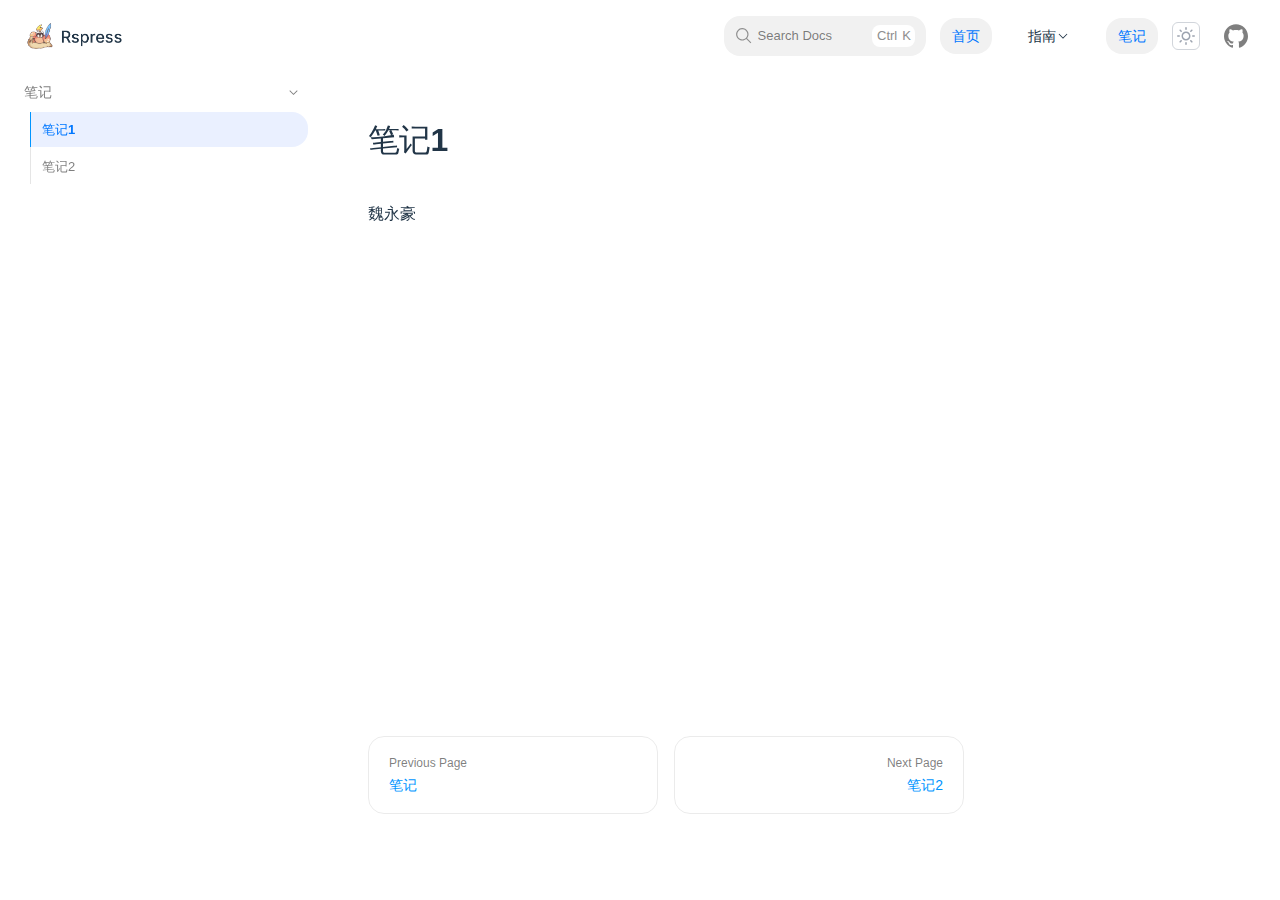
<file: note/note1.html>
<!DOCTYPE html>
<html lang="en">

<head>
  <meta charset="UTF-8">
  <meta http-equiv="X-UA-Compatible" content="IE=edge">
  <meta name="viewport" content="width=device-width, initial-scale=1.0">
  <meta name="generator" content="Rspress v1.36.0">
  <title data-rh="true">笔记1 - 晓雨的编程宝典</title><meta data-rh="true" name="description" content="Rspack-based Static Site Generator"/>
<script>{;const saved = localStorage.getItem('rspress-theme-appearance');const preferDark = window.matchMedia('(prefers-color-scheme: dark)').matches;const isDark = !saved || saved === 'auto' ? preferDark : saved === 'dark';document.documentElement.classList.toggle('dark', isDark);document.documentElement.style.colorScheme = isDark ? 'dark' : 'light';}</script><link rel="icon" href="/rspress-icon.png"><script defer src="/static/js/styles.58ced8ca.js"></script><script defer src="/static/js/lib-react.88c99d11.js"></script><script defer src="/static/js/lib-router.2a4d5b82.js"></script><script defer src="/static/js/index.07a3fb4c.js"></script><link href="/static/css/styles.14b6ee95.css" rel="stylesheet"></head>

<body >
  <div id="root"><div><div class="navContainer_f6cde rspress-nav px-6 " style="position:sticky"><div class="container_f6cde flex justify-between items-center h-full"><div class="navBarTitle_f6cde"><a class="link_03735 flex items-center w-full h-full text-base font-semibold transition-opacity duration-300 hover:opacity-60 cursor-pointer" target="" href="/index.html"><div class="mr-1 min-w-8"><img src="/rspress-light-logo.png" alt="logo" id="logo" class="rspress-logo dark:hidden"/><img src="/rspress-dark-logo.png" alt="logo" id="logo" class="rspress-logo hidden dark:block"/></div></a></div><div class="flex flex-1 justify-end items-center"><div class="rightNav_f6cde"><div class="flex sm:flex-1 items-center sm:pl-4 sm:pr-2"><div class="rspress-nav-search-button navSearchButton_6e282"><button><svg width="18" height="18" viewBox="0 0 32 32"><path fill="var(--rp-c-gray)" d="m29 27.586-7.552-7.552a11.018 11.018 0 1 0-1.414 1.414L27.586 29ZM4 13a9 9 0 1 1 9 9 9.01 9.01 0 0 1-9-9Z"></path></svg><p class="searchWord_6e282">Search Docs</p><div style="opacity:0"><span></span><span>K</span></div></button></div><div class="mobileNavSearchButton_6e282"><svg width="24" height="24" viewBox="0 0 32 32"><path fill="var(--rp-c-gray)" d="m29 27.586-7.552-7.552a11.018 11.018 0 1 0-1.414 1.414L27.586 29ZM4 13a9 9 0 1 1 9 9 9.01 9.01 0 0 1-9-9Z"></path></svg></div></div><div class="rspress-nav-menu menu h-14"><a class="link_03735  cursor-pointer" target="" href="/index.html"><div class="rspress-nav-menu-item singleItem_f6cde activeItem_f6cde text-sm font-medium mx-1.5 px-3 py-2 flex items-center">首页</div></a><div class="mx-3 last:mr-0"><div class="relative flex-center h-14"><button class="rspress-nav-menu-group-button flex-center items-center font-medium text-sm text-text-1 hover:text-text-2 transition-colors duration-200"><a class="link_03735  cursor-pointer" target="" href="/guide/index.html"><div class="rspress-nav-menu-item singleItem_f6cde  text-sm font-medium mx-1.5 px-3 py-2 flex items-center">指南<svg width="1em" height="1em" viewBox="0 0 32 32"><path fill="currentColor" d="M16 22 6 12l1.4-1.4 8.6 8.6 8.6-8.6L26 12z"></path></svg></div></a></button><div class="rspress-nav-menu-group-content absolute mx-0.8 transition-opacity duration-300" style="opacity:0;visibility:hidden;right:0;top:52px"><div class="p-3 pr-2 w-full h-full max-h-100vh whitespace-nowrap" style="box-shadow:var(--rp-shadow-3);z-index:100;border:1px solid var(--rp-c-divider-light);border-radius:var(--rp-radius-large);background:var(--rp-c-bg)"><div><div class="font-medium my-1"><a class="link_03735  cursor-pointer" target="" href="/guide/index.html"><div class="rounded-2xl hover:bg-mute" style="padding:0.4rem 1.5rem 0.4rem 0.75rem"><div class="flex"><span>Rspress使用指南</span></div></div></a></div></div></div></div></div></div><a class="link_03735  cursor-pointer" target="" href="/note/index.html"><div class="rspress-nav-menu-item singleItem_f6cde activeItem_f6cde text-sm font-medium mx-1.5 px-3 py-2 flex items-center">笔记</div></a></div><div class="flex-center flex-row"><div class="mx-2"><div class="md:mr-2 rspress-nav-appearance"><div class="p-1 border border-solid border-gray-300 text-gray-400  cursor-pointer rounded-md hover:border-gray-600 hover:text-gray-600 dark:hover:border-gray-200 dark:hover:text-gray-200 transition-all duration-300 w-7 h-7"><svg xmlns="http://www.w3.org/2000/svg" aria-hidden="true" viewBox="0 0 24 24" class="dark:hidden" width="18" height="18" fill="currentColor"><path d="M12 18c-3.3 0-6-2.7-6-6s2.7-6 6-6 6 2.7 6 6-2.7 6-6 6zm0-10c-2.2 0-4 1.8-4 4s1.8 4 4 4 4-1.8 4-4-1.8-4-4-4zM12 4c-.6 0-1-.4-1-1V1c0-.6.4-1 1-1s1 .4 1 1v2c0 .6-.4 1-1 1zM12 24c-.6 0-1-.4-1-1v-2c0-.6.4-1 1-1s1 .4 1 1v2c0 .6-.4 1-1 1zM5.6 6.6c-.3 0-.5-.1-.7-.3L3.5 4.9c-.4-.4-.4-1 0-1.4s1-.4 1.4 0l1.4 1.4c.4.4.4 1 0 1.4-.1.2-.4.3-.7.3zM19.8 20.8c-.3 0-.5-.1-.7-.3l-1.4-1.4c-.4-.4-.4-1 0-1.4s1-.4 1.4 0l1.4 1.4c.4.4.4 1 0 1.4-.2.2-.5.3-.7.3zM3 13H1c-.6 0-1-.4-1-1s.4-1 1-1h2c.6 0 1 .4 1 1s-.4 1-1 1zM23 13h-2c-.6 0-1-.4-1-1s.4-1 1-1h2c.6 0 1 .4 1 1s-.4 1-1 1zM4.2 20.8c-.3 0-.5-.1-.7-.3-.4-.4-.4-1 0-1.4l1.4-1.4c.4-.4 1-.4 1.4 0s.4 1 0 1.4l-1.4 1.4c-.2.2-.4.3-.7.3zM18.4 6.6c-.3 0-.5-.1-.7-.3-.4-.4-.4-1 0-1.4l1.4-1.4c.4-.4 1-.4 1.4 0s.4 1 0 1.4l-1.4 1.4c-.2.2-.5.3-.7.3z"></path></svg><svg xmlns="http://www.w3.org/2000/svg" aria-hidden="true" viewBox="0 0 24 24" class="hidden dark:block" width="18" height="18" fill="currentColor"><path d="M12.1 22h-.9c-5.5-.5-9.5-5.4-9-10.9.4-4.8 4.2-8.6 9-9 .4 0 .8.2 1 .5.2.3.2.8-.1 1.1-2 2.7-1.4 6.4 1.3 8.4 2.1 1.6 5 1.6 7.1 0 .3-.2.7-.3 1.1-.1.3.2.5.6.5 1-.2 2.7-1.5 5.1-3.6 6.8-1.9 1.4-4.1 2.2-6.4 2.2zM9.3 4.4c-2.9 1-5 3.6-5.2 6.8-.4 4.4 2.8 8.3 7.2 8.7 2.1.2 4.2-.4 5.8-1.8 1.1-.9 1.9-2.1 2.4-3.4-2.5.9-5.3.5-7.5-1.1-2.8-2.2-3.9-5.9-2.7-9.2z"></path></svg></div></div></div><div class="social-links menu-item_93d67 flex-center relative"><div class="flex-center h-full gap-x-4 transition-colors duration-300 md:mr-2"><a href="https://github.com/web-infra-dev/rspress" target="_blank" rel="noopener noreferrer" class="social-links"><div class="social-links-icon_93d67"><svg role="img" viewBox="0 0 24 24" width="24" height="24" xmlns="http://www.w3.org/2000/svg"><title>GitHub</title><path d="M12 .297c-6.63 0-12 5.373-12 12 0 5.303 3.438 9.8 8.205 11.385.6.113.82-.258.82-.577 0-.285-.01-1.04-.015-2.04-3.338.724-4.042-1.61-4.042-1.61C4.422 18.07 3.633 17.7 3.633 17.7c-1.087-.744.084-.729.084-.729 1.205.084 1.838 1.236 1.838 1.236 1.07 1.835 2.809 1.305 3.495.998.108-.776.417-1.305.76-1.605-2.665-.3-5.466-1.332-5.466-5.93 0-1.31.465-2.38 1.235-3.22-.135-.303-.54-1.523.105-3.176 0 0 1.005-.322 3.3 1.23.96-.267 1.98-.399 3-.405 1.02.006 2.04.138 3 .405 2.28-1.552 3.285-1.23 3.285-1.23.645 1.653.24 2.873.12 3.176.765.84 1.23 1.91 1.23 3.22 0 4.61-2.805 5.625-5.475 5.92.42.36.81 1.096.81 2.22 0 1.606-.015 2.896-.015 3.286 0 .315.21.69.825.57C20.565 22.092 24 17.592 24 12.297c0-6.627-5.373-12-12-12"></path></svg></div></a></div></div></div></div><div class="mobileNavMenu_f6cde"><div class="navScreen_457e8 " id="navScreen"><div class="container_457e8"><div class="navMenu_457e8"><div class="navMenuItem_457e8 w-full"><a class="link_03735  cursor-pointer" target="" href="/index.html"><div class="rspress-nav-menu-item singleItem_f6cde activeItem_f6cde text-sm font-medium mx-1.5 px-3 py-2 flex items-center">首页</div></a></div><div class="navMenuItem_457e8 w-full"><a class="link_03735  cursor-pointer" target="" href="/guide/index.html"><div class="rspress-nav-menu-item singleItem_f6cde  text-sm font-medium mx-1.5 px-3 py-2 flex items-center">指南</div></a></div><div class="navMenuItem_457e8 w-full"><a class="link_03735  cursor-pointer" target="" href="/note/index.html"><div class="rspress-nav-menu-item singleItem_f6cde activeItem_f6cde text-sm font-medium mx-1.5 px-3 py-2 flex items-center">笔记</div></a></div></div><div class="flex-center flex-col gap-2"><div class="mt-2 navAppearance_457e8 flex justify-center"></div><div class="social-links menu-item_93d67 flex-center relative"><div class="flex-center h-full gap-x-4 transition-colors duration-300 md:mr-2"><a href="https://github.com/web-infra-dev/rspress" target="_blank" rel="noopener noreferrer" class="social-links"><div class="social-links-icon_93d67"><svg role="img" viewBox="0 0 24 24" width="24" height="24" xmlns="http://www.w3.org/2000/svg"><title>GitHub</title><path d="M12 .297c-6.63 0-12 5.373-12 12 0 5.303 3.438 9.8 8.205 11.385.6.113.82-.258.82-.577 0-.285-.01-1.04-.015-2.04-3.338.724-4.042-1.61-4.042-1.61C4.422 18.07 3.633 17.7 3.633 17.7c-1.087-.744.084-.729.084-.729 1.205.084 1.838 1.236 1.838 1.236 1.07 1.835 2.809 1.305 3.495.998.108-.776.417-1.305.76-1.605-2.665-.3-5.466-1.332-5.466-5.93 0-1.31.465-2.38 1.235-3.22-.135-.303-.54-1.523.105-3.176 0 0 1.005-.322 3.3 1.23.96-.267 1.98-.399 3-.405 1.02.006 2.04.138 3 .405 2.28-1.552 3.285-1.23 3.285-1.23.645 1.653.24 2.873.12 3.176.765.84 1.23 1.91 1.23 3.22 0 4.61-2.805 5.625-5.475 5.92.42.36.81 1.096.81 2.22 0 1.606-.015 2.896-.015 3.286 0 .315.21.69.825.57C20.565 22.092 24 17.592 24 12.297c0-6.627-5.373-12-12-12"></path></svg></div></a></div></div></div></div></div><button aria-label="mobile hamburger" class=" navHamburger_e7b06 text-gray-500"><svg xmlns="http://www.w3.org/2000/svg" width="32" height="32" viewBox="0 0 32 32" fill="currentColor"><circle cx="8" cy="16" r="2" fill="currentColor"></circle><circle cx="16" cy="16" r="2" fill="currentColor"></circle><circle cx="24" cy="16" r="2" fill="currentColor"></circle></svg></button></div></div></div></div><section><div class="docLayout_edeb4 pt-0"><div class="rspress-sidebar-menu"><button class="flex-center mr-auto"><div class="text-md mr-2"><svg width="1em" height="1em" viewBox="0 0 32 32"><path fill="currentColor" d="M4 6h24v2H4zm0 18h24v2H4zm0-12h24v2H4zm0 6h24v2H4z"></path></svg></div><span class="text-sm">Menu</span></button><button class="flex-center ml-auto"><span class="text-sm">ON THIS PAGE</span><div class="text-md mr-2" style="transform:rotate(0deg);transition:transform 0.2s ease-out;margin-top:2px"><svg width="1em" height="1em" viewBox="0 0 32 32"><path fill="currentColor" d="M22 16 12 26l-1.4-1.4 8.6-8.6-8.6-8.6L12 6z"></path></svg></div></button></div><aside class="sidebar_71eca rspress-sidebar "><div class="navTitleMask_71eca"><div class="navBarTitle_f6cde"><a class="link_03735 flex items-center w-full h-full text-base font-semibold transition-opacity duration-300 hover:opacity-60 cursor-pointer" target="" href="/index.html"><div class="mr-1 min-w-8"><img src="/rspress-light-logo.png" alt="logo" id="logo" class="rspress-logo dark:hidden"/><img src="/rspress-dark-logo.png" alt="logo" id="logo" class="rspress-logo hidden dark:block"/></div></a></div></div><div class="rspress-scrollbar sidebarContent_71eca"><nav class="pb-2"><section class="rspress-sidebar-section mt-0.5 block" style="margin-left:0"><div class="rspress-sidebar-collapse flex justify-between items-center menuItem_71eca" style="border-radius:0 var(--rp-radius) var(--rp-radius) 0;cursor:pointer"><h2 class="py-2 px-3 text-sm font-medium flex" style="font-size:14px;padding-left:24px;font-weight:bold"><span class="flex-center" style="font-size:14px">笔记</span></h2><div class="collapseContainer_71eca p-2 rounded-xl"><div style="cursor:pointer;transition:transform 0.2s ease-out;transform:rotate(90deg)"><svg width="1em" height="1em" viewBox="0 0 32 32"><path fill="currentColor" d="M22 16 12 26l-1.4-1.4 8.6-8.6-8.6-8.6L12 6z"></path></svg></div></div></div><div class="transition-all duration-300 ease-in-out" style="overflow:hidden"><div class="rspress-sidebar-group transition-opacity duration-500 ease-in-out" style="opacity:1;margin-left:12px"><div class="rspress-sidebar-item"><a class="link_03735 menuLink_71eca cursor-pointer" target="" href="/note/note1.html"><div class="menuItemActive_71eca mt-0.5 py-2 px-3 font-medium flex" style="font-size:13px;margin-left:18px;border-radius:0 var(--rp-radius) var(--rp-radius) 0"><span>笔记1</span></div></a></div><div class="rspress-sidebar-item"><a class="link_03735 menuLink_71eca cursor-pointer" target="" href="/note/note2.html"><div class="menuItem_71eca mt-0.5 py-2 px-3 font-medium flex" style="font-size:13px;margin-left:18px;border-radius:0 var(--rp-radius) var(--rp-radius) 0"><span>笔记2</span></div></a></div></div></div></section></nav></div></aside><div class="content_edeb4 rspress-doc-container flex flex-shrink-0 mx-auto"><div class="w-full flex-1"><div><div class="rspress-doc"><!--$--><h1 id="笔记1" class="text-3xl mb-10 leading-10 tracking-tight title_3b154">笔记1<a class="link_3b154 header-anchor" aria-hidden="true" href="#笔记1">#</a></h1>
<p class="my-4 leading-7">魏永豪</p><!--/$--></div><div class="rspress-doc-footer"><footer class="mt-8"><div class="xs:flex pb-5 px-2 justify-end items-center"></div><div class="flex flex-col"></div><div class="flex flex-col sm:flex-row sm:justify-around gap-4 pt-6"><div class="prev_e7091 flex flex-col"><a class="link_03735 pager-link_9b9a7 cursor-pointer" target="" href="/note/index.html"><span class="desc_9b9a7">Previous Page</span><span class="title_9b9a7">笔记</span></a></div><div class="next_e7091 flex flex-col"><a class="link_03735 pager-link_9b9a7 next_9b9a7 cursor-pointer" target="" href="/note/note2.html"><span class="desc_9b9a7">Next Page</span><span class="title_9b9a7">笔记2</span></a></div></div></footer></div></div></div><div class="aside-container_edeb4"><div><div class="flex flex-col"><div class="hidden"><div id="aside-container" class="relative text-sm font-medium"><div class="leading-7 block text-sm font-semibold pl-3">ON THIS PAGE</div><nav class="mt-1"><ul class="relative"></ul></nav></div></div></div></div></div></div></div></section></div></div>
  <div id="search-container"></div>
</body>

</html>
</file>
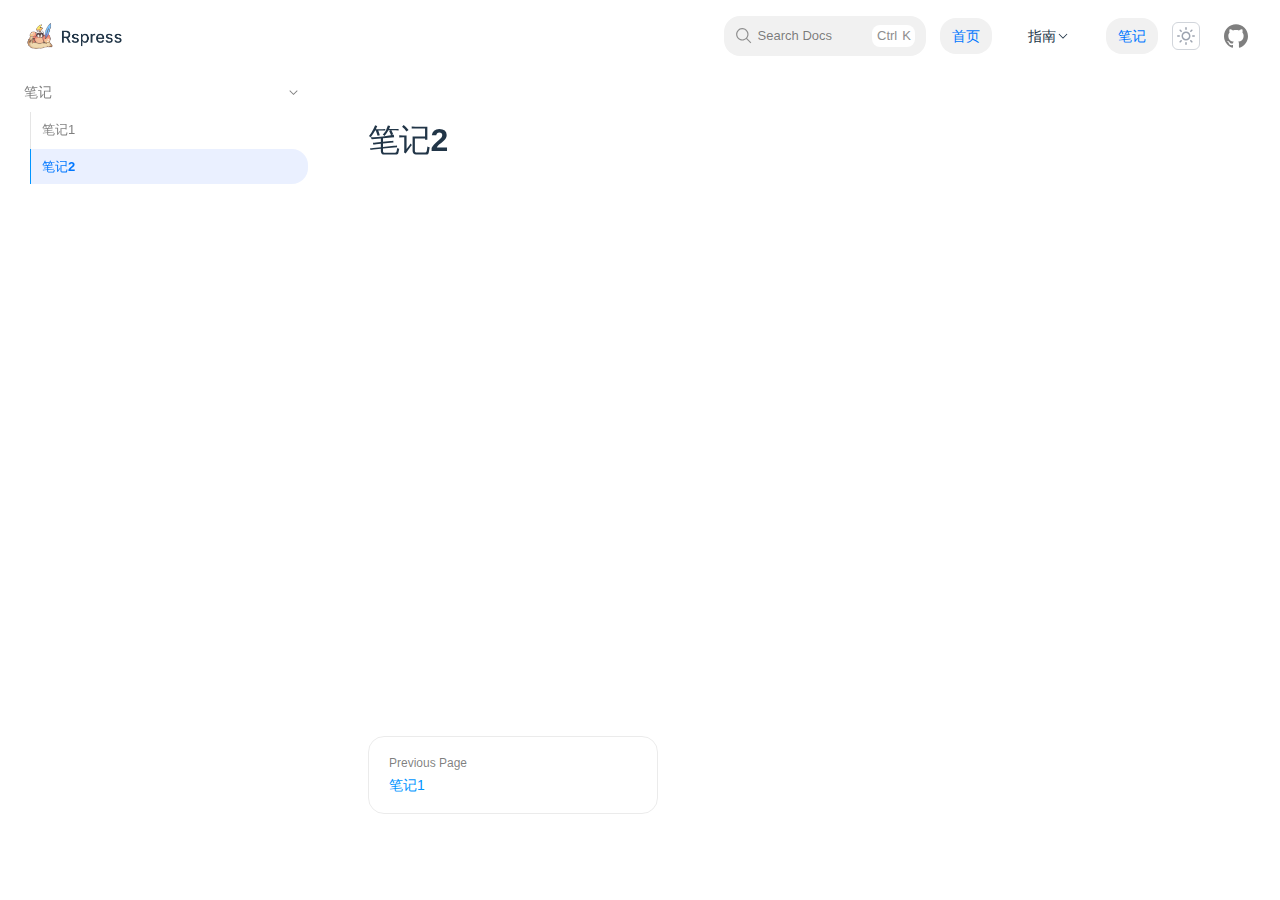
<file: note/note2.html>
<!DOCTYPE html>
<html lang="en">

<head>
  <meta charset="UTF-8">
  <meta http-equiv="X-UA-Compatible" content="IE=edge">
  <meta name="viewport" content="width=device-width, initial-scale=1.0">
  <meta name="generator" content="Rspress v1.36.0">
  <title data-rh="true">笔记2 - 晓雨的编程宝典</title><meta data-rh="true" name="description" content="Rspack-based Static Site Generator"/>
<script>{;const saved = localStorage.getItem('rspress-theme-appearance');const preferDark = window.matchMedia('(prefers-color-scheme: dark)').matches;const isDark = !saved || saved === 'auto' ? preferDark : saved === 'dark';document.documentElement.classList.toggle('dark', isDark);document.documentElement.style.colorScheme = isDark ? 'dark' : 'light';}</script><link rel="icon" href="/rspress-icon.png"><script defer src="/static/js/styles.58ced8ca.js"></script><script defer src="/static/js/lib-react.88c99d11.js"></script><script defer src="/static/js/lib-router.2a4d5b82.js"></script><script defer src="/static/js/index.07a3fb4c.js"></script><link href="/static/css/styles.14b6ee95.css" rel="stylesheet"></head>

<body >
  <div id="root"><div><div class="navContainer_f6cde rspress-nav px-6 " style="position:sticky"><div class="container_f6cde flex justify-between items-center h-full"><div class="navBarTitle_f6cde"><a class="link_03735 flex items-center w-full h-full text-base font-semibold transition-opacity duration-300 hover:opacity-60 cursor-pointer" target="" href="/index.html"><div class="mr-1 min-w-8"><img src="/rspress-light-logo.png" alt="logo" id="logo" class="rspress-logo dark:hidden"/><img src="/rspress-dark-logo.png" alt="logo" id="logo" class="rspress-logo hidden dark:block"/></div></a></div><div class="flex flex-1 justify-end items-center"><div class="rightNav_f6cde"><div class="flex sm:flex-1 items-center sm:pl-4 sm:pr-2"><div class="rspress-nav-search-button navSearchButton_6e282"><button><svg width="18" height="18" viewBox="0 0 32 32"><path fill="var(--rp-c-gray)" d="m29 27.586-7.552-7.552a11.018 11.018 0 1 0-1.414 1.414L27.586 29ZM4 13a9 9 0 1 1 9 9 9.01 9.01 0 0 1-9-9Z"></path></svg><p class="searchWord_6e282">Search Docs</p><div style="opacity:0"><span></span><span>K</span></div></button></div><div class="mobileNavSearchButton_6e282"><svg width="24" height="24" viewBox="0 0 32 32"><path fill="var(--rp-c-gray)" d="m29 27.586-7.552-7.552a11.018 11.018 0 1 0-1.414 1.414L27.586 29ZM4 13a9 9 0 1 1 9 9 9.01 9.01 0 0 1-9-9Z"></path></svg></div></div><div class="rspress-nav-menu menu h-14"><a class="link_03735  cursor-pointer" target="" href="/index.html"><div class="rspress-nav-menu-item singleItem_f6cde activeItem_f6cde text-sm font-medium mx-1.5 px-3 py-2 flex items-center">首页</div></a><div class="mx-3 last:mr-0"><div class="relative flex-center h-14"><button class="rspress-nav-menu-group-button flex-center items-center font-medium text-sm text-text-1 hover:text-text-2 transition-colors duration-200"><a class="link_03735  cursor-pointer" target="" href="/guide/index.html"><div class="rspress-nav-menu-item singleItem_f6cde  text-sm font-medium mx-1.5 px-3 py-2 flex items-center">指南<svg width="1em" height="1em" viewBox="0 0 32 32"><path fill="currentColor" d="M16 22 6 12l1.4-1.4 8.6 8.6 8.6-8.6L26 12z"></path></svg></div></a></button><div class="rspress-nav-menu-group-content absolute mx-0.8 transition-opacity duration-300" style="opacity:0;visibility:hidden;right:0;top:52px"><div class="p-3 pr-2 w-full h-full max-h-100vh whitespace-nowrap" style="box-shadow:var(--rp-shadow-3);z-index:100;border:1px solid var(--rp-c-divider-light);border-radius:var(--rp-radius-large);background:var(--rp-c-bg)"><div><div class="font-medium my-1"><a class="link_03735  cursor-pointer" target="" href="/guide/index.html"><div class="rounded-2xl hover:bg-mute" style="padding:0.4rem 1.5rem 0.4rem 0.75rem"><div class="flex"><span>Rspress使用指南</span></div></div></a></div></div></div></div></div></div><a class="link_03735  cursor-pointer" target="" href="/note/index.html"><div class="rspress-nav-menu-item singleItem_f6cde activeItem_f6cde text-sm font-medium mx-1.5 px-3 py-2 flex items-center">笔记</div></a></div><div class="flex-center flex-row"><div class="mx-2"><div class="md:mr-2 rspress-nav-appearance"><div class="p-1 border border-solid border-gray-300 text-gray-400  cursor-pointer rounded-md hover:border-gray-600 hover:text-gray-600 dark:hover:border-gray-200 dark:hover:text-gray-200 transition-all duration-300 w-7 h-7"><svg xmlns="http://www.w3.org/2000/svg" aria-hidden="true" viewBox="0 0 24 24" class="dark:hidden" width="18" height="18" fill="currentColor"><path d="M12 18c-3.3 0-6-2.7-6-6s2.7-6 6-6 6 2.7 6 6-2.7 6-6 6zm0-10c-2.2 0-4 1.8-4 4s1.8 4 4 4 4-1.8 4-4-1.8-4-4-4zM12 4c-.6 0-1-.4-1-1V1c0-.6.4-1 1-1s1 .4 1 1v2c0 .6-.4 1-1 1zM12 24c-.6 0-1-.4-1-1v-2c0-.6.4-1 1-1s1 .4 1 1v2c0 .6-.4 1-1 1zM5.6 6.6c-.3 0-.5-.1-.7-.3L3.5 4.9c-.4-.4-.4-1 0-1.4s1-.4 1.4 0l1.4 1.4c.4.4.4 1 0 1.4-.1.2-.4.3-.7.3zM19.8 20.8c-.3 0-.5-.1-.7-.3l-1.4-1.4c-.4-.4-.4-1 0-1.4s1-.4 1.4 0l1.4 1.4c.4.4.4 1 0 1.4-.2.2-.5.3-.7.3zM3 13H1c-.6 0-1-.4-1-1s.4-1 1-1h2c.6 0 1 .4 1 1s-.4 1-1 1zM23 13h-2c-.6 0-1-.4-1-1s.4-1 1-1h2c.6 0 1 .4 1 1s-.4 1-1 1zM4.2 20.8c-.3 0-.5-.1-.7-.3-.4-.4-.4-1 0-1.4l1.4-1.4c.4-.4 1-.4 1.4 0s.4 1 0 1.4l-1.4 1.4c-.2.2-.4.3-.7.3zM18.4 6.6c-.3 0-.5-.1-.7-.3-.4-.4-.4-1 0-1.4l1.4-1.4c.4-.4 1-.4 1.4 0s.4 1 0 1.4l-1.4 1.4c-.2.2-.5.3-.7.3z"></path></svg><svg xmlns="http://www.w3.org/2000/svg" aria-hidden="true" viewBox="0 0 24 24" class="hidden dark:block" width="18" height="18" fill="currentColor"><path d="M12.1 22h-.9c-5.5-.5-9.5-5.4-9-10.9.4-4.8 4.2-8.6 9-9 .4 0 .8.2 1 .5.2.3.2.8-.1 1.1-2 2.7-1.4 6.4 1.3 8.4 2.1 1.6 5 1.6 7.1 0 .3-.2.7-.3 1.1-.1.3.2.5.6.5 1-.2 2.7-1.5 5.1-3.6 6.8-1.9 1.4-4.1 2.2-6.4 2.2zM9.3 4.4c-2.9 1-5 3.6-5.2 6.8-.4 4.4 2.8 8.3 7.2 8.7 2.1.2 4.2-.4 5.8-1.8 1.1-.9 1.9-2.1 2.4-3.4-2.5.9-5.3.5-7.5-1.1-2.8-2.2-3.9-5.9-2.7-9.2z"></path></svg></div></div></div><div class="social-links menu-item_93d67 flex-center relative"><div class="flex-center h-full gap-x-4 transition-colors duration-300 md:mr-2"><a href="https://github.com/web-infra-dev/rspress" target="_blank" rel="noopener noreferrer" class="social-links"><div class="social-links-icon_93d67"><svg role="img" viewBox="0 0 24 24" width="24" height="24" xmlns="http://www.w3.org/2000/svg"><title>GitHub</title><path d="M12 .297c-6.63 0-12 5.373-12 12 0 5.303 3.438 9.8 8.205 11.385.6.113.82-.258.82-.577 0-.285-.01-1.04-.015-2.04-3.338.724-4.042-1.61-4.042-1.61C4.422 18.07 3.633 17.7 3.633 17.7c-1.087-.744.084-.729.084-.729 1.205.084 1.838 1.236 1.838 1.236 1.07 1.835 2.809 1.305 3.495.998.108-.776.417-1.305.76-1.605-2.665-.3-5.466-1.332-5.466-5.93 0-1.31.465-2.38 1.235-3.22-.135-.303-.54-1.523.105-3.176 0 0 1.005-.322 3.3 1.23.96-.267 1.98-.399 3-.405 1.02.006 2.04.138 3 .405 2.28-1.552 3.285-1.23 3.285-1.23.645 1.653.24 2.873.12 3.176.765.84 1.23 1.91 1.23 3.22 0 4.61-2.805 5.625-5.475 5.92.42.36.81 1.096.81 2.22 0 1.606-.015 2.896-.015 3.286 0 .315.21.69.825.57C20.565 22.092 24 17.592 24 12.297c0-6.627-5.373-12-12-12"></path></svg></div></a></div></div></div></div><div class="mobileNavMenu_f6cde"><div class="navScreen_457e8 " id="navScreen"><div class="container_457e8"><div class="navMenu_457e8"><div class="navMenuItem_457e8 w-full"><a class="link_03735  cursor-pointer" target="" href="/index.html"><div class="rspress-nav-menu-item singleItem_f6cde activeItem_f6cde text-sm font-medium mx-1.5 px-3 py-2 flex items-center">首页</div></a></div><div class="navMenuItem_457e8 w-full"><a class="link_03735  cursor-pointer" target="" href="/guide/index.html"><div class="rspress-nav-menu-item singleItem_f6cde  text-sm font-medium mx-1.5 px-3 py-2 flex items-center">指南</div></a></div><div class="navMenuItem_457e8 w-full"><a class="link_03735  cursor-pointer" target="" href="/note/index.html"><div class="rspress-nav-menu-item singleItem_f6cde activeItem_f6cde text-sm font-medium mx-1.5 px-3 py-2 flex items-center">笔记</div></a></div></div><div class="flex-center flex-col gap-2"><div class="mt-2 navAppearance_457e8 flex justify-center"></div><div class="social-links menu-item_93d67 flex-center relative"><div class="flex-center h-full gap-x-4 transition-colors duration-300 md:mr-2"><a href="https://github.com/web-infra-dev/rspress" target="_blank" rel="noopener noreferrer" class="social-links"><div class="social-links-icon_93d67"><svg role="img" viewBox="0 0 24 24" width="24" height="24" xmlns="http://www.w3.org/2000/svg"><title>GitHub</title><path d="M12 .297c-6.63 0-12 5.373-12 12 0 5.303 3.438 9.8 8.205 11.385.6.113.82-.258.82-.577 0-.285-.01-1.04-.015-2.04-3.338.724-4.042-1.61-4.042-1.61C4.422 18.07 3.633 17.7 3.633 17.7c-1.087-.744.084-.729.084-.729 1.205.084 1.838 1.236 1.838 1.236 1.07 1.835 2.809 1.305 3.495.998.108-.776.417-1.305.76-1.605-2.665-.3-5.466-1.332-5.466-5.93 0-1.31.465-2.38 1.235-3.22-.135-.303-.54-1.523.105-3.176 0 0 1.005-.322 3.3 1.23.96-.267 1.98-.399 3-.405 1.02.006 2.04.138 3 .405 2.28-1.552 3.285-1.23 3.285-1.23.645 1.653.24 2.873.12 3.176.765.84 1.23 1.91 1.23 3.22 0 4.61-2.805 5.625-5.475 5.92.42.36.81 1.096.81 2.22 0 1.606-.015 2.896-.015 3.286 0 .315.21.69.825.57C20.565 22.092 24 17.592 24 12.297c0-6.627-5.373-12-12-12"></path></svg></div></a></div></div></div></div></div><button aria-label="mobile hamburger" class=" navHamburger_e7b06 text-gray-500"><svg xmlns="http://www.w3.org/2000/svg" width="32" height="32" viewBox="0 0 32 32" fill="currentColor"><circle cx="8" cy="16" r="2" fill="currentColor"></circle><circle cx="16" cy="16" r="2" fill="currentColor"></circle><circle cx="24" cy="16" r="2" fill="currentColor"></circle></svg></button></div></div></div></div><section><div class="docLayout_edeb4 pt-0"><div class="rspress-sidebar-menu"><button class="flex-center mr-auto"><div class="text-md mr-2"><svg width="1em" height="1em" viewBox="0 0 32 32"><path fill="currentColor" d="M4 6h24v2H4zm0 18h24v2H4zm0-12h24v2H4zm0 6h24v2H4z"></path></svg></div><span class="text-sm">Menu</span></button><button class="flex-center ml-auto"><span class="text-sm">ON THIS PAGE</span><div class="text-md mr-2" style="transform:rotate(0deg);transition:transform 0.2s ease-out;margin-top:2px"><svg width="1em" height="1em" viewBox="0 0 32 32"><path fill="currentColor" d="M22 16 12 26l-1.4-1.4 8.6-8.6-8.6-8.6L12 6z"></path></svg></div></button></div><aside class="sidebar_71eca rspress-sidebar "><div class="navTitleMask_71eca"><div class="navBarTitle_f6cde"><a class="link_03735 flex items-center w-full h-full text-base font-semibold transition-opacity duration-300 hover:opacity-60 cursor-pointer" target="" href="/index.html"><div class="mr-1 min-w-8"><img src="/rspress-light-logo.png" alt="logo" id="logo" class="rspress-logo dark:hidden"/><img src="/rspress-dark-logo.png" alt="logo" id="logo" class="rspress-logo hidden dark:block"/></div></a></div></div><div class="rspress-scrollbar sidebarContent_71eca"><nav class="pb-2"><section class="rspress-sidebar-section mt-0.5 block" style="margin-left:0"><div class="rspress-sidebar-collapse flex justify-between items-center menuItem_71eca" style="border-radius:0 var(--rp-radius) var(--rp-radius) 0;cursor:pointer"><h2 class="py-2 px-3 text-sm font-medium flex" style="font-size:14px;padding-left:24px;font-weight:bold"><span class="flex-center" style="font-size:14px">笔记</span></h2><div class="collapseContainer_71eca p-2 rounded-xl"><div style="cursor:pointer;transition:transform 0.2s ease-out;transform:rotate(90deg)"><svg width="1em" height="1em" viewBox="0 0 32 32"><path fill="currentColor" d="M22 16 12 26l-1.4-1.4 8.6-8.6-8.6-8.6L12 6z"></path></svg></div></div></div><div class="transition-all duration-300 ease-in-out" style="overflow:hidden"><div class="rspress-sidebar-group transition-opacity duration-500 ease-in-out" style="opacity:1;margin-left:12px"><div class="rspress-sidebar-item"><a class="link_03735 menuLink_71eca cursor-pointer" target="" href="/note/note1.html"><div class="menuItem_71eca mt-0.5 py-2 px-3 font-medium flex" style="font-size:13px;margin-left:18px;border-radius:0 var(--rp-radius) var(--rp-radius) 0"><span>笔记1</span></div></a></div><div class="rspress-sidebar-item"><a class="link_03735 menuLink_71eca cursor-pointer" target="" href="/note/note2.html"><div class="menuItemActive_71eca mt-0.5 py-2 px-3 font-medium flex" style="font-size:13px;margin-left:18px;border-radius:0 var(--rp-radius) var(--rp-radius) 0"><span>笔记2</span></div></a></div></div></div></section></nav></div></aside><div class="content_edeb4 rspress-doc-container flex flex-shrink-0 mx-auto"><div class="w-full flex-1"><div><div class="rspress-doc"><!--$--><h1 id="笔记2" class="text-3xl mb-10 leading-10 tracking-tight title_3b154">笔记2<a class="link_3b154 header-anchor" aria-hidden="true" href="#笔记2">#</a></h1><!--/$--></div><div class="rspress-doc-footer"><footer class="mt-8"><div class="xs:flex pb-5 px-2 justify-end items-center"></div><div class="flex flex-col"></div><div class="flex flex-col sm:flex-row sm:justify-around gap-4 pt-6"><div class="prev_e7091 flex flex-col"><a class="link_03735 pager-link_9b9a7 cursor-pointer" target="" href="/note/note1.html"><span class="desc_9b9a7">Previous Page</span><span class="title_9b9a7">笔记1</span></a></div><div class="next_e7091 flex flex-col"></div></div></footer></div></div></div><div class="aside-container_edeb4"><div><div class="flex flex-col"><div class="hidden"><div id="aside-container" class="relative text-sm font-medium"><div class="leading-7 block text-sm font-semibold pl-3">ON THIS PAGE</div><nav class="mt-1"><ul class="relative"></ul></nav></div></div></div></div></div></div></div></section></div></div>
  <div id="search-container"></div>
</body>

</html>
</file>
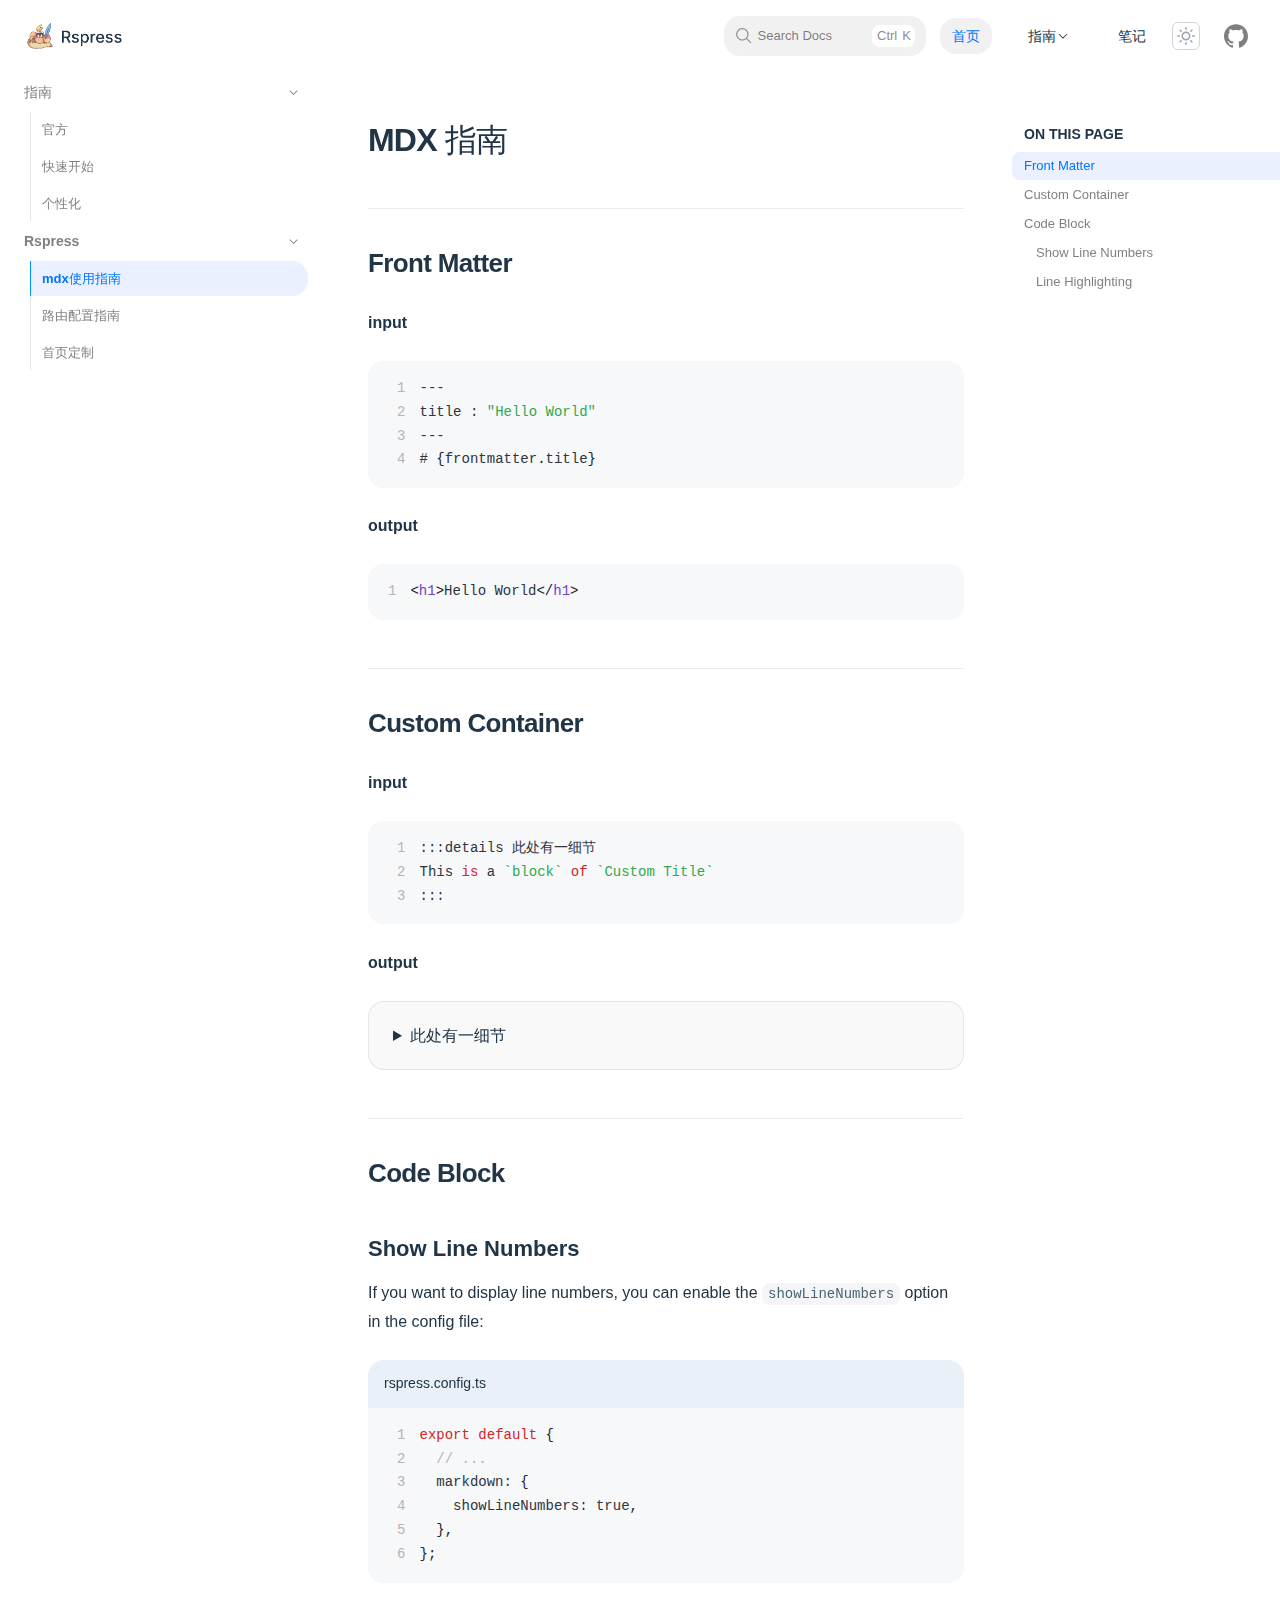
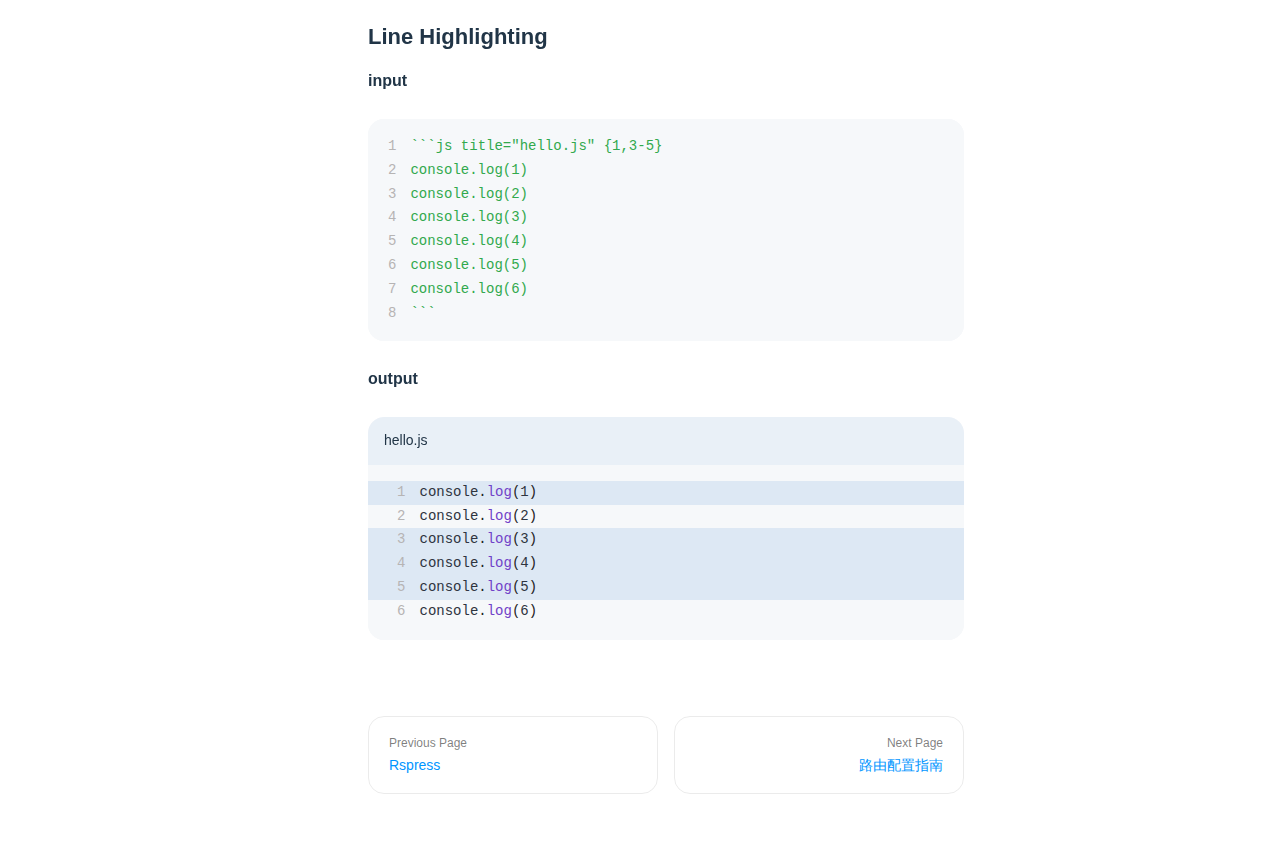
<file: rspress/1-mdx_guide.html>
<!DOCTYPE html>
<html lang="en">

<head>
  <meta charset="UTF-8">
  <meta http-equiv="X-UA-Compatible" content="IE=edge">
  <meta name="viewport" content="width=device-width, initial-scale=1.0">
  <meta name="generator" content="Rspress v1.36.0">
  <title data-rh="true">MDX 指南 - 晓雨的编程宝典</title><meta data-rh="true" name="description" content="Rspack-based Static Site Generator"/>
<script>{;const saved = localStorage.getItem('rspress-theme-appearance');const preferDark = window.matchMedia('(prefers-color-scheme: dark)').matches;const isDark = !saved || saved === 'auto' ? preferDark : saved === 'dark';document.documentElement.classList.toggle('dark', isDark);document.documentElement.style.colorScheme = isDark ? 'dark' : 'light';}</script><link rel="icon" href="/rspress-icon.png"><script defer src="/static/js/styles.58ced8ca.js"></script><script defer src="/static/js/lib-react.88c99d11.js"></script><script defer src="/static/js/lib-router.2a4d5b82.js"></script><script defer src="/static/js/index.07a3fb4c.js"></script><link href="/static/css/styles.14b6ee95.css" rel="stylesheet"></head>

<body >
  <div id="root"><div><div class="navContainer_f6cde rspress-nav px-6 " style="position:sticky"><div class="container_f6cde flex justify-between items-center h-full"><div class="navBarTitle_f6cde"><a class="link_03735 flex items-center w-full h-full text-base font-semibold transition-opacity duration-300 hover:opacity-60 cursor-pointer" target="" href="/index.html"><div class="mr-1 min-w-8"><img src="/rspress-light-logo.png" alt="logo" id="logo" class="rspress-logo dark:hidden"/><img src="/rspress-dark-logo.png" alt="logo" id="logo" class="rspress-logo hidden dark:block"/></div></a></div><div class="flex flex-1 justify-end items-center"><div class="rightNav_f6cde"><div class="flex sm:flex-1 items-center sm:pl-4 sm:pr-2"><div class="rspress-nav-search-button navSearchButton_6e282"><button><svg width="18" height="18" viewBox="0 0 32 32"><path fill="var(--rp-c-gray)" d="m29 27.586-7.552-7.552a11.018 11.018 0 1 0-1.414 1.414L27.586 29ZM4 13a9 9 0 1 1 9 9 9.01 9.01 0 0 1-9-9Z"></path></svg><p class="searchWord_6e282">Search Docs</p><div style="opacity:0"><span></span><span>K</span></div></button></div><div class="mobileNavSearchButton_6e282"><svg width="24" height="24" viewBox="0 0 32 32"><path fill="var(--rp-c-gray)" d="m29 27.586-7.552-7.552a11.018 11.018 0 1 0-1.414 1.414L27.586 29ZM4 13a9 9 0 1 1 9 9 9.01 9.01 0 0 1-9-9Z"></path></svg></div></div><div class="rspress-nav-menu menu h-14"><a class="link_03735  cursor-pointer" target="" href="/index.html"><div class="rspress-nav-menu-item singleItem_f6cde activeItem_f6cde text-sm font-medium mx-1.5 px-3 py-2 flex items-center">首页</div></a><div class="mx-3 last:mr-0"><div class="relative flex-center h-14"><button class="rspress-nav-menu-group-button flex-center items-center font-medium text-sm text-text-1 hover:text-text-2 transition-colors duration-200"><a class="link_03735  cursor-pointer" target="" href="/guide/index.html"><div class="rspress-nav-menu-item singleItem_f6cde  text-sm font-medium mx-1.5 px-3 py-2 flex items-center">指南<svg width="1em" height="1em" viewBox="0 0 32 32"><path fill="currentColor" d="M16 22 6 12l1.4-1.4 8.6 8.6 8.6-8.6L26 12z"></path></svg></div></a></button><div class="rspress-nav-menu-group-content absolute mx-0.8 transition-opacity duration-300" style="opacity:0;visibility:hidden;right:0;top:52px"><div class="p-3 pr-2 w-full h-full max-h-100vh whitespace-nowrap" style="box-shadow:var(--rp-shadow-3);z-index:100;border:1px solid var(--rp-c-divider-light);border-radius:var(--rp-radius-large);background:var(--rp-c-bg)"><div><div class="font-medium my-1"><a class="link_03735  cursor-pointer" target="" href="/guide/index.html"><div class="rounded-2xl hover:bg-mute" style="padding:0.4rem 1.5rem 0.4rem 0.75rem"><div class="flex"><span>Rspress使用指南</span></div></div></a></div></div></div></div></div></div><a class="link_03735  cursor-pointer" target="" href="/note/index.html"><div class="rspress-nav-menu-item singleItem_f6cde  text-sm font-medium mx-1.5 px-3 py-2 flex items-center">笔记</div></a></div><div class="flex-center flex-row"><div class="mx-2"><div class="md:mr-2 rspress-nav-appearance"><div class="p-1 border border-solid border-gray-300 text-gray-400  cursor-pointer rounded-md hover:border-gray-600 hover:text-gray-600 dark:hover:border-gray-200 dark:hover:text-gray-200 transition-all duration-300 w-7 h-7"><svg xmlns="http://www.w3.org/2000/svg" aria-hidden="true" viewBox="0 0 24 24" class="dark:hidden" width="18" height="18" fill="currentColor"><path d="M12 18c-3.3 0-6-2.7-6-6s2.7-6 6-6 6 2.7 6 6-2.7 6-6 6zm0-10c-2.2 0-4 1.8-4 4s1.8 4 4 4 4-1.8 4-4-1.8-4-4-4zM12 4c-.6 0-1-.4-1-1V1c0-.6.4-1 1-1s1 .4 1 1v2c0 .6-.4 1-1 1zM12 24c-.6 0-1-.4-1-1v-2c0-.6.4-1 1-1s1 .4 1 1v2c0 .6-.4 1-1 1zM5.6 6.6c-.3 0-.5-.1-.7-.3L3.5 4.9c-.4-.4-.4-1 0-1.4s1-.4 1.4 0l1.4 1.4c.4.4.4 1 0 1.4-.1.2-.4.3-.7.3zM19.8 20.8c-.3 0-.5-.1-.7-.3l-1.4-1.4c-.4-.4-.4-1 0-1.4s1-.4 1.4 0l1.4 1.4c.4.4.4 1 0 1.4-.2.2-.5.3-.7.3zM3 13H1c-.6 0-1-.4-1-1s.4-1 1-1h2c.6 0 1 .4 1 1s-.4 1-1 1zM23 13h-2c-.6 0-1-.4-1-1s.4-1 1-1h2c.6 0 1 .4 1 1s-.4 1-1 1zM4.2 20.8c-.3 0-.5-.1-.7-.3-.4-.4-.4-1 0-1.4l1.4-1.4c.4-.4 1-.4 1.4 0s.4 1 0 1.4l-1.4 1.4c-.2.2-.4.3-.7.3zM18.4 6.6c-.3 0-.5-.1-.7-.3-.4-.4-.4-1 0-1.4l1.4-1.4c.4-.4 1-.4 1.4 0s.4 1 0 1.4l-1.4 1.4c-.2.2-.5.3-.7.3z"></path></svg><svg xmlns="http://www.w3.org/2000/svg" aria-hidden="true" viewBox="0 0 24 24" class="hidden dark:block" width="18" height="18" fill="currentColor"><path d="M12.1 22h-.9c-5.5-.5-9.5-5.4-9-10.9.4-4.8 4.2-8.6 9-9 .4 0 .8.2 1 .5.2.3.2.8-.1 1.1-2 2.7-1.4 6.4 1.3 8.4 2.1 1.6 5 1.6 7.1 0 .3-.2.7-.3 1.1-.1.3.2.5.6.5 1-.2 2.7-1.5 5.1-3.6 6.8-1.9 1.4-4.1 2.2-6.4 2.2zM9.3 4.4c-2.9 1-5 3.6-5.2 6.8-.4 4.4 2.8 8.3 7.2 8.7 2.1.2 4.2-.4 5.8-1.8 1.1-.9 1.9-2.1 2.4-3.4-2.5.9-5.3.5-7.5-1.1-2.8-2.2-3.9-5.9-2.7-9.2z"></path></svg></div></div></div><div class="social-links menu-item_93d67 flex-center relative"><div class="flex-center h-full gap-x-4 transition-colors duration-300 md:mr-2"><a href="https://github.com/web-infra-dev/rspress" target="_blank" rel="noopener noreferrer" class="social-links"><div class="social-links-icon_93d67"><svg role="img" viewBox="0 0 24 24" width="24" height="24" xmlns="http://www.w3.org/2000/svg"><title>GitHub</title><path d="M12 .297c-6.63 0-12 5.373-12 12 0 5.303 3.438 9.8 8.205 11.385.6.113.82-.258.82-.577 0-.285-.01-1.04-.015-2.04-3.338.724-4.042-1.61-4.042-1.61C4.422 18.07 3.633 17.7 3.633 17.7c-1.087-.744.084-.729.084-.729 1.205.084 1.838 1.236 1.838 1.236 1.07 1.835 2.809 1.305 3.495.998.108-.776.417-1.305.76-1.605-2.665-.3-5.466-1.332-5.466-5.93 0-1.31.465-2.38 1.235-3.22-.135-.303-.54-1.523.105-3.176 0 0 1.005-.322 3.3 1.23.96-.267 1.98-.399 3-.405 1.02.006 2.04.138 3 .405 2.28-1.552 3.285-1.23 3.285-1.23.645 1.653.24 2.873.12 3.176.765.84 1.23 1.91 1.23 3.22 0 4.61-2.805 5.625-5.475 5.92.42.36.81 1.096.81 2.22 0 1.606-.015 2.896-.015 3.286 0 .315.21.69.825.57C20.565 22.092 24 17.592 24 12.297c0-6.627-5.373-12-12-12"></path></svg></div></a></div></div></div></div><div class="mobileNavMenu_f6cde"><div class="navScreen_457e8 " id="navScreen"><div class="container_457e8"><div class="navMenu_457e8"><div class="navMenuItem_457e8 w-full"><a class="link_03735  cursor-pointer" target="" href="/index.html"><div class="rspress-nav-menu-item singleItem_f6cde activeItem_f6cde text-sm font-medium mx-1.5 px-3 py-2 flex items-center">首页</div></a></div><div class="navMenuItem_457e8 w-full"><a class="link_03735  cursor-pointer" target="" href="/guide/index.html"><div class="rspress-nav-menu-item singleItem_f6cde  text-sm font-medium mx-1.5 px-3 py-2 flex items-center">指南</div></a></div><div class="navMenuItem_457e8 w-full"><a class="link_03735  cursor-pointer" target="" href="/note/index.html"><div class="rspress-nav-menu-item singleItem_f6cde  text-sm font-medium mx-1.5 px-3 py-2 flex items-center">笔记</div></a></div></div><div class="flex-center flex-col gap-2"><div class="mt-2 navAppearance_457e8 flex justify-center"></div><div class="social-links menu-item_93d67 flex-center relative"><div class="flex-center h-full gap-x-4 transition-colors duration-300 md:mr-2"><a href="https://github.com/web-infra-dev/rspress" target="_blank" rel="noopener noreferrer" class="social-links"><div class="social-links-icon_93d67"><svg role="img" viewBox="0 0 24 24" width="24" height="24" xmlns="http://www.w3.org/2000/svg"><title>GitHub</title><path d="M12 .297c-6.63 0-12 5.373-12 12 0 5.303 3.438 9.8 8.205 11.385.6.113.82-.258.82-.577 0-.285-.01-1.04-.015-2.04-3.338.724-4.042-1.61-4.042-1.61C4.422 18.07 3.633 17.7 3.633 17.7c-1.087-.744.084-.729.084-.729 1.205.084 1.838 1.236 1.838 1.236 1.07 1.835 2.809 1.305 3.495.998.108-.776.417-1.305.76-1.605-2.665-.3-5.466-1.332-5.466-5.93 0-1.31.465-2.38 1.235-3.22-.135-.303-.54-1.523.105-3.176 0 0 1.005-.322 3.3 1.23.96-.267 1.98-.399 3-.405 1.02.006 2.04.138 3 .405 2.28-1.552 3.285-1.23 3.285-1.23.645 1.653.24 2.873.12 3.176.765.84 1.23 1.91 1.23 3.22 0 4.61-2.805 5.625-5.475 5.92.42.36.81 1.096.81 2.22 0 1.606-.015 2.896-.015 3.286 0 .315.21.69.825.57C20.565 22.092 24 17.592 24 12.297c0-6.627-5.373-12-12-12"></path></svg></div></a></div></div></div></div></div><button aria-label="mobile hamburger" class=" navHamburger_e7b06 text-gray-500"><svg xmlns="http://www.w3.org/2000/svg" width="32" height="32" viewBox="0 0 32 32" fill="currentColor"><circle cx="8" cy="16" r="2" fill="currentColor"></circle><circle cx="16" cy="16" r="2" fill="currentColor"></circle><circle cx="24" cy="16" r="2" fill="currentColor"></circle></svg></button></div></div></div></div><section><div class="docLayout_edeb4 pt-0"><div class="rspress-sidebar-menu"><button class="flex-center mr-auto"><div class="text-md mr-2"><svg width="1em" height="1em" viewBox="0 0 32 32"><path fill="currentColor" d="M4 6h24v2H4zm0 18h24v2H4zm0-12h24v2H4zm0 6h24v2H4z"></path></svg></div><span class="text-sm">Menu</span></button><button class="flex-center ml-auto"><span class="text-sm">ON THIS PAGE</span><div class="text-md mr-2" style="transform:rotate(0deg);transition:transform 0.2s ease-out;margin-top:2px"><svg width="1em" height="1em" viewBox="0 0 32 32"><path fill="currentColor" d="M22 16 12 26l-1.4-1.4 8.6-8.6-8.6-8.6L12 6z"></path></svg></div></button></div><aside class="sidebar_71eca rspress-sidebar "><div class="navTitleMask_71eca"><div class="navBarTitle_f6cde"><a class="link_03735 flex items-center w-full h-full text-base font-semibold transition-opacity duration-300 hover:opacity-60 cursor-pointer" target="" href="/index.html"><div class="mr-1 min-w-8"><img src="/rspress-light-logo.png" alt="logo" id="logo" class="rspress-logo dark:hidden"/><img src="/rspress-dark-logo.png" alt="logo" id="logo" class="rspress-logo hidden dark:block"/></div></a></div></div><div class="rspress-scrollbar sidebarContent_71eca"><nav class="pb-2"><section class="rspress-sidebar-section mt-0.5 block" style="margin-left:0"><div class="rspress-sidebar-collapse flex justify-between items-center menuItem_71eca" style="border-radius:0 var(--rp-radius) var(--rp-radius) 0;cursor:pointer"><h2 class="py-2 px-3 text-sm font-medium flex" style="font-size:14px;padding-left:24px;font-weight:bold"><span class="flex-center" style="font-size:14px">指南</span></h2><div class="collapseContainer_71eca p-2 rounded-xl"><div style="cursor:pointer;transition:transform 0.2s ease-out;transform:rotate(90deg)"><svg width="1em" height="1em" viewBox="0 0 32 32"><path fill="currentColor" d="M22 16 12 26l-1.4-1.4 8.6-8.6-8.6-8.6L12 6z"></path></svg></div></div></div><div class="transition-all duration-300 ease-in-out" style="overflow:hidden"><div class="rspress-sidebar-group transition-opacity duration-500 ease-in-out" style="opacity:1;margin-left:12px"><div class="rspress-sidebar-item"><a class="link_03735 menuLink_71eca cursor-pointer" target="" href="/guide/index.html"><div class="menuItem_71eca mt-0.5 py-2 px-3 font-medium flex" style="font-size:13px;margin-left:18px;border-radius:0 var(--rp-radius) var(--rp-radius) 0"><span>官方</span></div></a></div><div class="rspress-sidebar-item"><a class="link_03735 menuLink_71eca cursor-pointer" target="" href="/guide/quick-start.html"><div class="menuItem_71eca mt-0.5 py-2 px-3 font-medium flex" style="font-size:13px;margin-left:18px;border-radius:0 var(--rp-radius) var(--rp-radius) 0"><span>快速开始</span></div></a></div><div class="rspress-sidebar-item"><a class="link_03735 menuLink_71eca cursor-pointer" target="" href="/guide/customization.html"><div class="menuItem_71eca mt-0.5 py-2 px-3 font-medium flex" style="font-size:13px;margin-left:18px;border-radius:0 var(--rp-radius) var(--rp-radius) 0"><span>个性化</span></div></a></div></div></div></section><section class="rspress-sidebar-section mt-0.5 block" style="margin-left:0"><div class="rspress-sidebar-collapse flex justify-between items-center menuItem_71eca" style="border-radius:0 var(--rp-radius) var(--rp-radius) 0;cursor:pointer"><h2 class="py-2 px-3 text-sm font-medium flex" style="font-size:14px;padding-left:24px;font-weight:bold"><span class="flex-center" style="font-size:14px">Rspress</span></h2><div class="collapseContainer_71eca p-2 rounded-xl"><div style="cursor:pointer;transition:transform 0.2s ease-out;transform:rotate(90deg)"><svg width="1em" height="1em" viewBox="0 0 32 32"><path fill="currentColor" d="M22 16 12 26l-1.4-1.4 8.6-8.6-8.6-8.6L12 6z"></path></svg></div></div></div><div class="transition-all duration-300 ease-in-out" style="overflow:hidden"><div class="rspress-sidebar-group transition-opacity duration-500 ease-in-out" style="opacity:1;margin-left:12px"><div class="rspress-sidebar-item"><a class="link_03735 menuLink_71eca cursor-pointer" target="" href="/rspress/1-mdx_guide.html"><div class="menuItemActive_71eca mt-0.5 py-2 px-3 font-medium flex" style="font-size:13px;margin-left:18px;border-radius:0 var(--rp-radius) var(--rp-radius) 0"><span>mdx使用指南</span></div></a></div><div class="rspress-sidebar-item"><a class="link_03735 menuLink_71eca cursor-pointer" target="" href="/rspress/2-route_guide.html"><div class="menuItem_71eca mt-0.5 py-2 px-3 font-medium flex" style="font-size:13px;margin-left:18px;border-radius:0 var(--rp-radius) var(--rp-radius) 0"><span>路由配置指南</span></div></a></div><div class="rspress-sidebar-item"><a class="link_03735 menuLink_71eca cursor-pointer" target="" href="/rspress/3-home_page.html"><div class="menuItem_71eca mt-0.5 py-2 px-3 font-medium flex" style="font-size:13px;margin-left:18px;border-radius:0 var(--rp-radius) var(--rp-radius) 0"><span>首页定制</span></div></a></div></div></div></section></nav></div></aside><div class="content_edeb4 rspress-doc-container flex flex-shrink-0 mx-auto"><div class="w-full flex-1"><div><div class="rspress-doc"><!--$--><h1 id="" class="text-3xl mb-10 leading-10 tracking-tight title_3b154">MDX 指南<a class="link_3b154 header-anchor" aria-hidden="true" href="#">#</a></h1>
<h2 id="front-matter" class="mt-12 mb-6 pt-8 text-2xl tracking-tight border-t-[1px] border-divider-light title_3b154">Front Matter<a class="link_3b154 header-anchor" aria-hidden="true" href="#front-matter">#</a></h2>
<p class="my-4 leading-7"><strong class="font-semibold">input</strong></p>
<div class="language-mdx"><div class="rspress-code-content rspress-scrollbar"><div><pre class="code" style="background-color:inherit"><code class="language-mdx" style="white-space:pre"><span style="display:block;padding:0 1.25rem"><span class="linenumber react-syntax-highlighter-line-number" style="display:inline-block;min-width:2.25em;padding-right:1em;text-align:right;user-select:none;color:var(--code-token-comment)">1</span><span class="token operator">--</span><span class="token operator">-</span><span>
</span></span><span style="display:block;padding:0 1.25rem"><span class="linenumber react-syntax-highlighter-line-number" style="display:inline-block;min-width:2.25em;padding-right:1em;text-align:right;user-select:none;color:var(--code-token-comment)">2</span><span>title </span><span class="token operator">:</span><span> </span><span class="token" style="color:var(--code-token-string)">&quot;Hello World&quot;</span><span>
</span></span><span style="display:block;padding:0 1.25rem"><span class="linenumber react-syntax-highlighter-line-number" style="display:inline-block;min-width:2.25em;padding-right:1em;text-align:right;user-select:none;color:var(--code-token-comment)">3</span><span></span><span class="token operator">--</span><span class="token operator">-</span><span>
</span></span><span style="display:block;padding:0 1.25rem"><span class="linenumber react-syntax-highlighter-line-number" style="display:inline-block;min-width:2.25em;padding-right:1em;text-align:right;user-select:none;color:var(--code-token-comment)">4</span><span># </span><span class="token" style="color:var(--code-token-punctuation)">{</span><span>frontmatter</span><span class="token" style="color:var(--code-token-punctuation)">.</span><span>title</span><span class="token" style="color:var(--code-token-punctuation)">}</span></span></code></pre></div><div class="code-button-group_15153"><button title="Toggle code wrap"><svg xmlns="http://www.w3.org/2000/svg" width="32" height="32" viewBox="0 0 24 24" class="icon-wrapped_15153"><path fill="#22a041" d="M21 5H3v2h18zM3 19h7v-2H3zm0-6h15c1 0 2 .43 2 2s-1 2-2 2h-2v-2l-4 3 4 3v-2h2c2.95 0 4-1.27 4-4 0-2.72-1-4-4-4H3z"></path></svg><svg xmlns="http://www.w3.org/2000/svg" width="32" height="32" viewBox="0 0 24 24" class="icon-wrap_15153"><path fill="currentColor" d="M16 7H3V5h13v2M3 19h13v-2H3v2m19-7-4-3v2H3v2h15v2l4-3Z"></path></svg></button><button class="code-copy-button_15153" title="Copy code"><svg xmlns="http://www.w3.org/2000/svg" width="32" height="32" viewBox="0 0 30 30" class="icon-copy_15153"><path fill="currentColor" d="M28 10v18H10V10h18m0-2H10a2 2 0 0 0-2 2v18a2 2 0 0 0 2 2h18a2 2 0 0 0 2-2V10a2 2 0 0 0-2-2Z"></path><path fill="currentColor" d="M4 18H2V4a2 2 0 0 1 2-2h14v2H4Z"></path></svg><svg width="32" height="32" viewBox="0 0 30 30" class="icon-success_15153"><path fill="#49cd37" d="m13 24-9-9 1.414-1.414L13 21.171 26.586 7.586 28 9 13 24z"></path></svg></button></div></div></div>
<p class="my-4 leading-7"><strong class="font-semibold">output</strong></p>
<div class="language-html"><div class="rspress-code-content rspress-scrollbar"><div><pre class="code" style="background-color:inherit"><code class="language-html" style="white-space:pre"><span style="display:block;padding:0 1.25rem"><span class="linenumber react-syntax-highlighter-line-number" style="display:inline-block;min-width:1.25em;padding-right:1em;text-align:right;user-select:none;color:var(--code-token-comment)">1</span><span class="token" style="color:var(--code-token-punctuation)">&lt;</span><span class="token" style="color:var(--code-token-function)">h1</span><span class="token" style="color:var(--code-token-punctuation)">&gt;</span><span>Hello World</span><span class="token" style="color:var(--code-token-punctuation)">&lt;/</span><span class="token" style="color:var(--code-token-function)">h1</span><span class="token" style="color:var(--code-token-punctuation)">&gt;</span></span></code></pre></div><div class="code-button-group_15153"><button title="Toggle code wrap"><svg xmlns="http://www.w3.org/2000/svg" width="32" height="32" viewBox="0 0 24 24" class="icon-wrapped_15153"><path fill="#22a041" d="M21 5H3v2h18zM3 19h7v-2H3zm0-6h15c1 0 2 .43 2 2s-1 2-2 2h-2v-2l-4 3 4 3v-2h2c2.95 0 4-1.27 4-4 0-2.72-1-4-4-4H3z"></path></svg><svg xmlns="http://www.w3.org/2000/svg" width="32" height="32" viewBox="0 0 24 24" class="icon-wrap_15153"><path fill="currentColor" d="M16 7H3V5h13v2M3 19h13v-2H3v2m19-7-4-3v2H3v2h15v2l4-3Z"></path></svg></button><button class="code-copy-button_15153" title="Copy code"><svg xmlns="http://www.w3.org/2000/svg" width="32" height="32" viewBox="0 0 30 30" class="icon-copy_15153"><path fill="currentColor" d="M28 10v18H10V10h18m0-2H10a2 2 0 0 0-2 2v18a2 2 0 0 0 2 2h18a2 2 0 0 0 2-2V10a2 2 0 0 0-2-2Z"></path><path fill="currentColor" d="M4 18H2V4a2 2 0 0 1 2-2h14v2H4Z"></path></svg><svg width="32" height="32" viewBox="0 0 30 30" class="icon-success_15153"><path fill="#49cd37" d="m13 24-9-9 1.414-1.414L13 21.171 26.586 7.586 28 9 13 24z"></path></svg></button></div></div></div>
<h2 id="custom-container" class="mt-12 mb-6 pt-8 text-2xl tracking-tight border-t-[1px] border-divider-light title_3b154">Custom Container<a class="link_3b154 header-anchor" aria-hidden="true" href="#custom-container">#</a></h2>
<p class="my-4 leading-7"><strong class="font-semibold">input</strong></p>
<div class="language-mdx"><div class="rspress-code-content rspress-scrollbar"><div><pre class="code" style="background-color:inherit"><code class="language-mdx" style="white-space:pre"><span style="display:block;padding:0 1.25rem"><span class="linenumber react-syntax-highlighter-line-number" style="display:inline-block;min-width:2.25em;padding-right:1em;text-align:right;user-select:none;color:var(--code-token-comment)">1</span><span class="token operator">:</span><span class="token operator">:</span><span class="token operator">:</span><span>details 此处有一细节
</span></span><span style="display:block;padding:0 1.25rem"><span class="linenumber react-syntax-highlighter-line-number" style="display:inline-block;min-width:2.25em;padding-right:1em;text-align:right;user-select:none;color:var(--code-token-comment)">2</span><span>This </span><span class="token" style="color:var(--code-token-keyword)">is</span><span> a </span><span class="token template-string template-punctuation" style="color:var(--code-token-string)">`</span><span class="token template-string" style="color:var(--code-token-string)">block</span><span class="token template-string template-punctuation" style="color:var(--code-token-string)">`</span><span> </span><span class="token" style="color:var(--code-token-keyword)">of</span><span> </span><span class="token template-string template-punctuation" style="color:var(--code-token-string)">`</span><span class="token template-string" style="color:var(--code-token-string)">Custom Title</span><span class="token template-string template-punctuation" style="color:var(--code-token-string)">`</span><span>
</span></span><span style="display:block;padding:0 1.25rem"><span class="linenumber react-syntax-highlighter-line-number" style="display:inline-block;min-width:2.25em;padding-right:1em;text-align:right;user-select:none;color:var(--code-token-comment)">3</span><span></span><span class="token operator">:</span><span class="token operator">:</span><span class="token operator">:</span></span></code></pre></div><div class="code-button-group_15153"><button title="Toggle code wrap"><svg xmlns="http://www.w3.org/2000/svg" width="32" height="32" viewBox="0 0 24 24" class="icon-wrapped_15153"><path fill="#22a041" d="M21 5H3v2h18zM3 19h7v-2H3zm0-6h15c1 0 2 .43 2 2s-1 2-2 2h-2v-2l-4 3 4 3v-2h2c2.95 0 4-1.27 4-4 0-2.72-1-4-4-4H3z"></path></svg><svg xmlns="http://www.w3.org/2000/svg" width="32" height="32" viewBox="0 0 24 24" class="icon-wrap_15153"><path fill="currentColor" d="M16 7H3V5h13v2M3 19h13v-2H3v2m19-7-4-3v2H3v2h15v2l4-3Z"></path></svg></button><button class="code-copy-button_15153" title="Copy code"><svg xmlns="http://www.w3.org/2000/svg" width="32" height="32" viewBox="0 0 30 30" class="icon-copy_15153"><path fill="currentColor" d="M28 10v18H10V10h18m0-2H10a2 2 0 0 0-2 2v18a2 2 0 0 0 2 2h18a2 2 0 0 0 2-2V10a2 2 0 0 0-2-2Z"></path><path fill="currentColor" d="M4 18H2V4a2 2 0 0 1 2-2h14v2H4Z"></path></svg><svg width="32" height="32" viewBox="0 0 30 30" class="icon-success_15153"><path fill="#49cd37" d="m13 24-9-9 1.414-1.414L13 21.171 26.586 7.586 28 9 13 24z"></path></svg></button></div></div></div>
<p class="my-4 leading-7"><strong class="font-semibold">output</strong></p>
<details class="rspress-directive details"><summary class="rspress-directive-title">此处有一细节</summary><div class="rspress-directive-content"><p class="my-4 leading-7">This is a <code>block</code> of <code>Custom Title</code>
</p></div></details>
<h2 id="code-block" class="mt-12 mb-6 pt-8 text-2xl tracking-tight border-t-[1px] border-divider-light title_3b154">Code Block<a class="link_3b154 header-anchor" aria-hidden="true" href="#code-block">#</a></h2>
<h3 id="show-line-numbers" class="mt-10 mb-2 leading-7 text-xl title_3b154">Show Line Numbers<a class="link_3b154 header-anchor" aria-hidden="true" href="#show-line-numbers">#</a></h3>
<p class="my-4 leading-7">If you want to display line numbers, you can enable the <code>showLineNumbers</code> option in the config file:</p>
<div class="language-ts"><div class="rspress-code-title">rspress.config.ts</div><div class="rspress-code-content rspress-scrollbar"><div><pre class="code" style="background-color:inherit"><code class="language-ts" style="white-space:pre"><span style="display:block;padding:0 1.25rem"><span class="linenumber react-syntax-highlighter-line-number" style="display:inline-block;min-width:2.25em;padding-right:1em;text-align:right;user-select:none;color:var(--code-token-comment)">1</span><span class="token" style="color:var(--code-token-keyword)">export</span><span> </span><span class="token" style="color:var(--code-token-keyword)">default</span><span> </span><span class="token" style="color:var(--code-token-punctuation)">{</span><span>
</span></span><span style="display:block;padding:0 1.25rem"><span class="linenumber react-syntax-highlighter-line-number" style="display:inline-block;min-width:2.25em;padding-right:1em;text-align:right;user-select:none;color:var(--code-token-comment)">2</span><span>  </span><span class="token" style="color:var(--code-token-comment)">// ...</span><span>
</span></span><span style="display:block;padding:0 1.25rem"><span class="linenumber react-syntax-highlighter-line-number" style="display:inline-block;min-width:2.25em;padding-right:1em;text-align:right;user-select:none;color:var(--code-token-comment)">3</span><span>  markdown</span><span class="token operator">:</span><span> </span><span class="token" style="color:var(--code-token-punctuation)">{</span><span>
</span></span><span style="display:block;padding:0 1.25rem"><span class="linenumber react-syntax-highlighter-line-number" style="display:inline-block;min-width:2.25em;padding-right:1em;text-align:right;user-select:none;color:var(--code-token-comment)">4</span><span>    showLineNumbers</span><span class="token operator">:</span><span> </span><span class="token boolean">true</span><span class="token" style="color:var(--code-token-punctuation)">,</span><span>
</span></span><span style="display:block;padding:0 1.25rem"><span class="linenumber react-syntax-highlighter-line-number" style="display:inline-block;min-width:2.25em;padding-right:1em;text-align:right;user-select:none;color:var(--code-token-comment)">5</span><span>  </span><span class="token" style="color:var(--code-token-punctuation)">}</span><span class="token" style="color:var(--code-token-punctuation)">,</span><span>
</span></span><span style="display:block;padding:0 1.25rem"><span class="linenumber react-syntax-highlighter-line-number" style="display:inline-block;min-width:2.25em;padding-right:1em;text-align:right;user-select:none;color:var(--code-token-comment)">6</span><span></span><span class="token" style="color:var(--code-token-punctuation)">}</span><span class="token" style="color:var(--code-token-punctuation)">;</span></span></code></pre></div><div class="code-button-group_15153"><button title="Toggle code wrap"><svg xmlns="http://www.w3.org/2000/svg" width="32" height="32" viewBox="0 0 24 24" class="icon-wrapped_15153"><path fill="#22a041" d="M21 5H3v2h18zM3 19h7v-2H3zm0-6h15c1 0 2 .43 2 2s-1 2-2 2h-2v-2l-4 3 4 3v-2h2c2.95 0 4-1.27 4-4 0-2.72-1-4-4-4H3z"></path></svg><svg xmlns="http://www.w3.org/2000/svg" width="32" height="32" viewBox="0 0 24 24" class="icon-wrap_15153"><path fill="currentColor" d="M16 7H3V5h13v2M3 19h13v-2H3v2m19-7-4-3v2H3v2h15v2l4-3Z"></path></svg></button><button class="code-copy-button_15153" title="Copy code"><svg xmlns="http://www.w3.org/2000/svg" width="32" height="32" viewBox="0 0 30 30" class="icon-copy_15153"><path fill="currentColor" d="M28 10v18H10V10h18m0-2H10a2 2 0 0 0-2 2v18a2 2 0 0 0 2 2h18a2 2 0 0 0 2-2V10a2 2 0 0 0-2-2Z"></path><path fill="currentColor" d="M4 18H2V4a2 2 0 0 1 2-2h14v2H4Z"></path></svg><svg width="32" height="32" viewBox="0 0 30 30" class="icon-success_15153"><path fill="#49cd37" d="m13 24-9-9 1.414-1.414L13 21.171 26.586 7.586 28 9 13 24z"></path></svg></button></div></div></div>
<h3 id="line-highlighting" class="mt-10 mb-2 leading-7 text-xl title_3b154">Line Highlighting<a class="link_3b154 header-anchor" aria-hidden="true" href="#line-highlighting">#</a></h3>
<p class="my-4 leading-7"><strong class="font-semibold">input</strong></p>
<div class="language-mdx"><div class="rspress-code-content rspress-scrollbar"><div><pre class="code" style="background-color:inherit"><code class="language-mdx" style="white-space:pre"><span style="display:block;padding:0 1.25rem"><span class="linenumber react-syntax-highlighter-line-number" style="display:inline-block;min-width:1.25em;padding-right:1em;text-align:right;user-select:none;color:var(--code-token-comment)">1</span><span class="token template-string template-punctuation" style="color:var(--code-token-string)">`</span><span class="token template-string template-punctuation" style="color:var(--code-token-string)">`</span><span class="token template-string template-punctuation" style="color:var(--code-token-string)">`</span><span class="token template-string" style="color:var(--code-token-string)">js title=&quot;hello.js&quot; {1,3-5} 
</span></span><span style="display:block;padding:0 1.25rem;color:var(--code-token-string)" class="token template-string"><span class="linenumber react-syntax-highlighter-line-number" style="display:inline-block;min-width:1.25em;padding-right:1em;text-align:right;user-select:none;color:var(--code-token-comment)">2</span>console.log(1)
</span><span style="display:block;padding:0 1.25rem;color:var(--code-token-string)" class="token template-string"><span class="linenumber react-syntax-highlighter-line-number" style="display:inline-block;min-width:1.25em;padding-right:1em;text-align:right;user-select:none;color:var(--code-token-comment)">3</span>console.log(2)
</span><span style="display:block;padding:0 1.25rem;color:var(--code-token-string)" class="token template-string"><span class="linenumber react-syntax-highlighter-line-number" style="display:inline-block;min-width:1.25em;padding-right:1em;text-align:right;user-select:none;color:var(--code-token-comment)">4</span>console.log(3)
</span><span style="display:block;padding:0 1.25rem;color:var(--code-token-string)" class="token template-string"><span class="linenumber react-syntax-highlighter-line-number" style="display:inline-block;min-width:1.25em;padding-right:1em;text-align:right;user-select:none;color:var(--code-token-comment)">5</span>console.log(4)
</span><span style="display:block;padding:0 1.25rem;color:var(--code-token-string)" class="token template-string"><span class="linenumber react-syntax-highlighter-line-number" style="display:inline-block;min-width:1.25em;padding-right:1em;text-align:right;user-select:none;color:var(--code-token-comment)">6</span>console.log(5)
</span><span style="display:block;padding:0 1.25rem;color:var(--code-token-string)" class="token template-string"><span class="linenumber react-syntax-highlighter-line-number" style="display:inline-block;min-width:1.25em;padding-right:1em;text-align:right;user-select:none;color:var(--code-token-comment)">7</span>console.log(6)
</span><span style="display:block;padding:0 1.25rem"><span class="linenumber react-syntax-highlighter-line-number" style="display:inline-block;min-width:1.25em;padding-right:1em;text-align:right;user-select:none;color:var(--code-token-comment)">8</span><span class="token template-string" style="color:var(--code-token-string)"></span><span class="token template-string template-punctuation" style="color:var(--code-token-string)">`</span><span class="token template-string template-punctuation" style="color:var(--code-token-string)">`</span><span class="token template-string template-punctuation" style="color:var(--code-token-string)">`</span></span></code></pre></div><div class="code-button-group_15153"><button title="Toggle code wrap"><svg xmlns="http://www.w3.org/2000/svg" width="32" height="32" viewBox="0 0 24 24" class="icon-wrapped_15153"><path fill="#22a041" d="M21 5H3v2h18zM3 19h7v-2H3zm0-6h15c1 0 2 .43 2 2s-1 2-2 2h-2v-2l-4 3 4 3v-2h2c2.95 0 4-1.27 4-4 0-2.72-1-4-4-4H3z"></path></svg><svg xmlns="http://www.w3.org/2000/svg" width="32" height="32" viewBox="0 0 24 24" class="icon-wrap_15153"><path fill="currentColor" d="M16 7H3V5h13v2M3 19h13v-2H3v2m19-7-4-3v2H3v2h15v2l4-3Z"></path></svg></button><button class="code-copy-button_15153" title="Copy code"><svg xmlns="http://www.w3.org/2000/svg" width="32" height="32" viewBox="0 0 30 30" class="icon-copy_15153"><path fill="currentColor" d="M28 10v18H10V10h18m0-2H10a2 2 0 0 0-2 2v18a2 2 0 0 0 2 2h18a2 2 0 0 0 2-2V10a2 2 0 0 0-2-2Z"></path><path fill="currentColor" d="M4 18H2V4a2 2 0 0 1 2-2h14v2H4Z"></path></svg><svg width="32" height="32" viewBox="0 0 30 30" class="icon-success_15153"><path fill="#49cd37" d="m13 24-9-9 1.414-1.414L13 21.171 26.586 7.586 28 9 13 24z"></path></svg></button></div></div></div>
<p class="my-4 leading-7"><strong class="font-semibold">output</strong></p>
<div class="language-js"><div class="rspress-code-title">hello.js</div><div class="rspress-code-content rspress-scrollbar"><div><pre class="code" style="background-color:inherit"><code class="language-js" style="white-space:pre"><span style="background-color:var(--rp-code-line-highlight-color);display:block;padding:0 1.25rem"><span class="linenumber react-syntax-highlighter-line-number" style="display:inline-block;min-width:2.25em;padding-right:1em;text-align:right;user-select:none;color:var(--code-token-comment)">1</span><span>console</span><span class="token" style="color:var(--code-token-punctuation)">.</span><span class="token" style="color:var(--code-token-function)">log</span><span class="token" style="color:var(--code-token-punctuation)">(</span><span class="token number">1</span><span class="token" style="color:var(--code-token-punctuation)">)</span><span>
</span></span><span style="display:block;padding:0 1.25rem"><span class="linenumber react-syntax-highlighter-line-number" style="display:inline-block;min-width:2.25em;padding-right:1em;text-align:right;user-select:none;color:var(--code-token-comment)">2</span><span>console</span><span class="token" style="color:var(--code-token-punctuation)">.</span><span class="token" style="color:var(--code-token-function)">log</span><span class="token" style="color:var(--code-token-punctuation)">(</span><span class="token number">2</span><span class="token" style="color:var(--code-token-punctuation)">)</span><span>
</span></span><span style="background-color:var(--rp-code-line-highlight-color);display:block;padding:0 1.25rem"><span class="linenumber react-syntax-highlighter-line-number" style="display:inline-block;min-width:2.25em;padding-right:1em;text-align:right;user-select:none;color:var(--code-token-comment)">3</span><span>console</span><span class="token" style="color:var(--code-token-punctuation)">.</span><span class="token" style="color:var(--code-token-function)">log</span><span class="token" style="color:var(--code-token-punctuation)">(</span><span class="token number">3</span><span class="token" style="color:var(--code-token-punctuation)">)</span><span>
</span></span><span style="background-color:var(--rp-code-line-highlight-color);display:block;padding:0 1.25rem"><span class="linenumber react-syntax-highlighter-line-number" style="display:inline-block;min-width:2.25em;padding-right:1em;text-align:right;user-select:none;color:var(--code-token-comment)">4</span><span>console</span><span class="token" style="color:var(--code-token-punctuation)">.</span><span class="token" style="color:var(--code-token-function)">log</span><span class="token" style="color:var(--code-token-punctuation)">(</span><span class="token number">4</span><span class="token" style="color:var(--code-token-punctuation)">)</span><span>
</span></span><span style="background-color:var(--rp-code-line-highlight-color);display:block;padding:0 1.25rem"><span class="linenumber react-syntax-highlighter-line-number" style="display:inline-block;min-width:2.25em;padding-right:1em;text-align:right;user-select:none;color:var(--code-token-comment)">5</span><span>console</span><span class="token" style="color:var(--code-token-punctuation)">.</span><span class="token" style="color:var(--code-token-function)">log</span><span class="token" style="color:var(--code-token-punctuation)">(</span><span class="token number">5</span><span class="token" style="color:var(--code-token-punctuation)">)</span><span>
</span></span><span style="display:block;padding:0 1.25rem"><span class="linenumber react-syntax-highlighter-line-number" style="display:inline-block;min-width:2.25em;padding-right:1em;text-align:right;user-select:none;color:var(--code-token-comment)">6</span><span>console</span><span class="token" style="color:var(--code-token-punctuation)">.</span><span class="token" style="color:var(--code-token-function)">log</span><span class="token" style="color:var(--code-token-punctuation)">(</span><span class="token number">6</span><span class="token" style="color:var(--code-token-punctuation)">)</span></span></code></pre></div><div class="code-button-group_15153"><button title="Toggle code wrap"><svg xmlns="http://www.w3.org/2000/svg" width="32" height="32" viewBox="0 0 24 24" class="icon-wrapped_15153"><path fill="#22a041" d="M21 5H3v2h18zM3 19h7v-2H3zm0-6h15c1 0 2 .43 2 2s-1 2-2 2h-2v-2l-4 3 4 3v-2h2c2.95 0 4-1.27 4-4 0-2.72-1-4-4-4H3z"></path></svg><svg xmlns="http://www.w3.org/2000/svg" width="32" height="32" viewBox="0 0 24 24" class="icon-wrap_15153"><path fill="currentColor" d="M16 7H3V5h13v2M3 19h13v-2H3v2m19-7-4-3v2H3v2h15v2l4-3Z"></path></svg></button><button class="code-copy-button_15153" title="Copy code"><svg xmlns="http://www.w3.org/2000/svg" width="32" height="32" viewBox="0 0 30 30" class="icon-copy_15153"><path fill="currentColor" d="M28 10v18H10V10h18m0-2H10a2 2 0 0 0-2 2v18a2 2 0 0 0 2 2h18a2 2 0 0 0 2-2V10a2 2 0 0 0-2-2Z"></path><path fill="currentColor" d="M4 18H2V4a2 2 0 0 1 2-2h14v2H4Z"></path></svg><svg width="32" height="32" viewBox="0 0 30 30" class="icon-success_15153"><path fill="#49cd37" d="m13 24-9-9 1.414-1.414L13 21.171 26.586 7.586 28 9 13 24z"></path></svg></button></div></div></div><!--/$--></div><div class="rspress-doc-footer"><footer class="mt-8"><div class="xs:flex pb-5 px-2 justify-end items-center"></div><div class="flex flex-col"></div><div class="flex flex-col sm:flex-row sm:justify-around gap-4 pt-6"><div class="prev_e7091 flex flex-col"><a class="link_03735 pager-link_9b9a7 cursor-pointer" target="" href="/rspress/index.html"><span class="desc_9b9a7">Previous Page</span><span class="title_9b9a7">Rspress</span></a></div><div class="next_e7091 flex flex-col"><a class="link_03735 pager-link_9b9a7 next_9b9a7 cursor-pointer" target="" href="/rspress/2-route_guide.html"><span class="desc_9b9a7">Next Page</span><span class="title_9b9a7">路由配置指南</span></a></div></div></footer></div></div></div><div class="aside-container_edeb4"><div><div class="flex flex-col"><div class="&lt;lg:hidden"><div id="aside-container" class="relative text-sm font-medium"><div class="leading-7 block text-sm font-semibold pl-3">ON THIS PAGE</div><nav class="mt-1"><ul class="relative"><li><a href="#front-matter" title="Front Matter" class="aside-link transition-all duration-300 hover:text-text-1 text-text-2 block" style="margin-left:0;font-weight:semibold"><span class="aside-link-text block">Front Matter</span></a></li><li><a href="#custom-container" title="Custom Container" class="aside-link transition-all duration-300 hover:text-text-1 text-text-2 block" style="margin-left:0;font-weight:semibold"><span class="aside-link-text block">Custom Container</span></a></li><li><a href="#code-block" title="Code Block" class="aside-link transition-all duration-300 hover:text-text-1 text-text-2 block" style="margin-left:0;font-weight:semibold"><span class="aside-link-text block">Code Block</span></a></li><li><a href="#show-line-numbers" title="Show Line Numbers" class="aside-link transition-all duration-300 hover:text-text-1 text-text-2 block" style="margin-left:12px;font-weight:semibold"><span class="aside-link-text block">Show Line Numbers</span></a></li><li><a href="#line-highlighting" title="Line Highlighting" class="aside-link transition-all duration-300 hover:text-text-1 text-text-2 block" style="margin-left:12px;font-weight:semibold"><span class="aside-link-text block">Line Highlighting</span></a></li></ul></nav></div></div></div></div></div></div></div></section></div></div>
  <div id="search-container"></div>
</body>

</html>
</file>
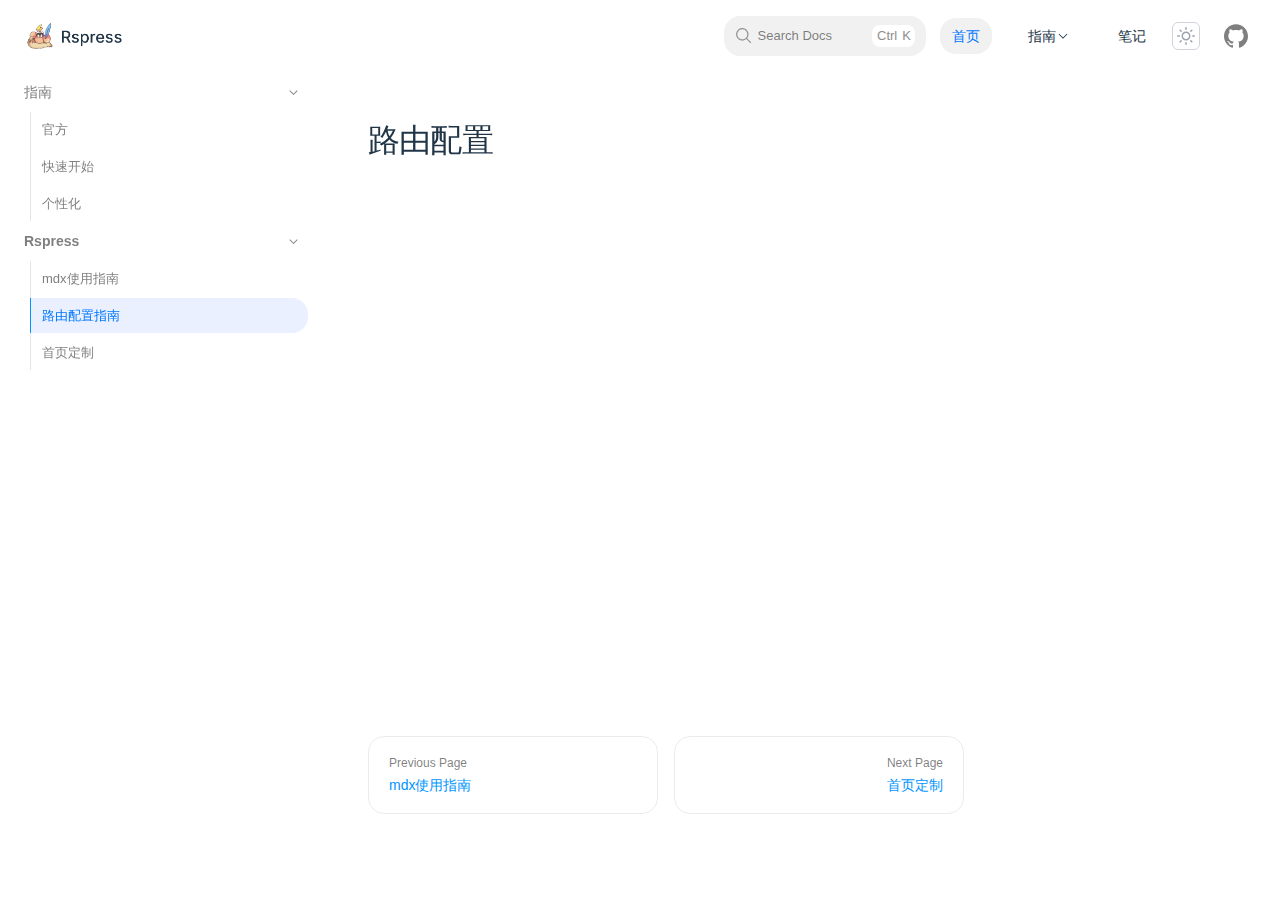
<file: rspress/2-route_guide.html>
<!DOCTYPE html>
<html lang="en">

<head>
  <meta charset="UTF-8">
  <meta http-equiv="X-UA-Compatible" content="IE=edge">
  <meta name="viewport" content="width=device-width, initial-scale=1.0">
  <meta name="generator" content="Rspress v1.36.0">
  <title data-rh="true">路由配置 - 晓雨的编程宝典</title><meta data-rh="true" name="description" content="Rspack-based Static Site Generator"/>
<script>{;const saved = localStorage.getItem('rspress-theme-appearance');const preferDark = window.matchMedia('(prefers-color-scheme: dark)').matches;const isDark = !saved || saved === 'auto' ? preferDark : saved === 'dark';document.documentElement.classList.toggle('dark', isDark);document.documentElement.style.colorScheme = isDark ? 'dark' : 'light';}</script><link rel="icon" href="/rspress-icon.png"><script defer src="/static/js/styles.58ced8ca.js"></script><script defer src="/static/js/lib-react.88c99d11.js"></script><script defer src="/static/js/lib-router.2a4d5b82.js"></script><script defer src="/static/js/index.07a3fb4c.js"></script><link href="/static/css/styles.14b6ee95.css" rel="stylesheet"></head>

<body >
  <div id="root"><div><div class="navContainer_f6cde rspress-nav px-6 " style="position:sticky"><div class="container_f6cde flex justify-between items-center h-full"><div class="navBarTitle_f6cde"><a class="link_03735 flex items-center w-full h-full text-base font-semibold transition-opacity duration-300 hover:opacity-60 cursor-pointer" target="" href="/index.html"><div class="mr-1 min-w-8"><img src="/rspress-light-logo.png" alt="logo" id="logo" class="rspress-logo dark:hidden"/><img src="/rspress-dark-logo.png" alt="logo" id="logo" class="rspress-logo hidden dark:block"/></div></a></div><div class="flex flex-1 justify-end items-center"><div class="rightNav_f6cde"><div class="flex sm:flex-1 items-center sm:pl-4 sm:pr-2"><div class="rspress-nav-search-button navSearchButton_6e282"><button><svg width="18" height="18" viewBox="0 0 32 32"><path fill="var(--rp-c-gray)" d="m29 27.586-7.552-7.552a11.018 11.018 0 1 0-1.414 1.414L27.586 29ZM4 13a9 9 0 1 1 9 9 9.01 9.01 0 0 1-9-9Z"></path></svg><p class="searchWord_6e282">Search Docs</p><div style="opacity:0"><span></span><span>K</span></div></button></div><div class="mobileNavSearchButton_6e282"><svg width="24" height="24" viewBox="0 0 32 32"><path fill="var(--rp-c-gray)" d="m29 27.586-7.552-7.552a11.018 11.018 0 1 0-1.414 1.414L27.586 29ZM4 13a9 9 0 1 1 9 9 9.01 9.01 0 0 1-9-9Z"></path></svg></div></div><div class="rspress-nav-menu menu h-14"><a class="link_03735  cursor-pointer" target="" href="/index.html"><div class="rspress-nav-menu-item singleItem_f6cde activeItem_f6cde text-sm font-medium mx-1.5 px-3 py-2 flex items-center">首页</div></a><div class="mx-3 last:mr-0"><div class="relative flex-center h-14"><button class="rspress-nav-menu-group-button flex-center items-center font-medium text-sm text-text-1 hover:text-text-2 transition-colors duration-200"><a class="link_03735  cursor-pointer" target="" href="/guide/index.html"><div class="rspress-nav-menu-item singleItem_f6cde  text-sm font-medium mx-1.5 px-3 py-2 flex items-center">指南<svg width="1em" height="1em" viewBox="0 0 32 32"><path fill="currentColor" d="M16 22 6 12l1.4-1.4 8.6 8.6 8.6-8.6L26 12z"></path></svg></div></a></button><div class="rspress-nav-menu-group-content absolute mx-0.8 transition-opacity duration-300" style="opacity:0;visibility:hidden;right:0;top:52px"><div class="p-3 pr-2 w-full h-full max-h-100vh whitespace-nowrap" style="box-shadow:var(--rp-shadow-3);z-index:100;border:1px solid var(--rp-c-divider-light);border-radius:var(--rp-radius-large);background:var(--rp-c-bg)"><div><div class="font-medium my-1"><a class="link_03735  cursor-pointer" target="" href="/guide/index.html"><div class="rounded-2xl hover:bg-mute" style="padding:0.4rem 1.5rem 0.4rem 0.75rem"><div class="flex"><span>Rspress使用指南</span></div></div></a></div></div></div></div></div></div><a class="link_03735  cursor-pointer" target="" href="/note/index.html"><div class="rspress-nav-menu-item singleItem_f6cde  text-sm font-medium mx-1.5 px-3 py-2 flex items-center">笔记</div></a></div><div class="flex-center flex-row"><div class="mx-2"><div class="md:mr-2 rspress-nav-appearance"><div class="p-1 border border-solid border-gray-300 text-gray-400  cursor-pointer rounded-md hover:border-gray-600 hover:text-gray-600 dark:hover:border-gray-200 dark:hover:text-gray-200 transition-all duration-300 w-7 h-7"><svg xmlns="http://www.w3.org/2000/svg" aria-hidden="true" viewBox="0 0 24 24" class="dark:hidden" width="18" height="18" fill="currentColor"><path d="M12 18c-3.3 0-6-2.7-6-6s2.7-6 6-6 6 2.7 6 6-2.7 6-6 6zm0-10c-2.2 0-4 1.8-4 4s1.8 4 4 4 4-1.8 4-4-1.8-4-4-4zM12 4c-.6 0-1-.4-1-1V1c0-.6.4-1 1-1s1 .4 1 1v2c0 .6-.4 1-1 1zM12 24c-.6 0-1-.4-1-1v-2c0-.6.4-1 1-1s1 .4 1 1v2c0 .6-.4 1-1 1zM5.6 6.6c-.3 0-.5-.1-.7-.3L3.5 4.9c-.4-.4-.4-1 0-1.4s1-.4 1.4 0l1.4 1.4c.4.4.4 1 0 1.4-.1.2-.4.3-.7.3zM19.8 20.8c-.3 0-.5-.1-.7-.3l-1.4-1.4c-.4-.4-.4-1 0-1.4s1-.4 1.4 0l1.4 1.4c.4.4.4 1 0 1.4-.2.2-.5.3-.7.3zM3 13H1c-.6 0-1-.4-1-1s.4-1 1-1h2c.6 0 1 .4 1 1s-.4 1-1 1zM23 13h-2c-.6 0-1-.4-1-1s.4-1 1-1h2c.6 0 1 .4 1 1s-.4 1-1 1zM4.2 20.8c-.3 0-.5-.1-.7-.3-.4-.4-.4-1 0-1.4l1.4-1.4c.4-.4 1-.4 1.4 0s.4 1 0 1.4l-1.4 1.4c-.2.2-.4.3-.7.3zM18.4 6.6c-.3 0-.5-.1-.7-.3-.4-.4-.4-1 0-1.4l1.4-1.4c.4-.4 1-.4 1.4 0s.4 1 0 1.4l-1.4 1.4c-.2.2-.5.3-.7.3z"></path></svg><svg xmlns="http://www.w3.org/2000/svg" aria-hidden="true" viewBox="0 0 24 24" class="hidden dark:block" width="18" height="18" fill="currentColor"><path d="M12.1 22h-.9c-5.5-.5-9.5-5.4-9-10.9.4-4.8 4.2-8.6 9-9 .4 0 .8.2 1 .5.2.3.2.8-.1 1.1-2 2.7-1.4 6.4 1.3 8.4 2.1 1.6 5 1.6 7.1 0 .3-.2.7-.3 1.1-.1.3.2.5.6.5 1-.2 2.7-1.5 5.1-3.6 6.8-1.9 1.4-4.1 2.2-6.4 2.2zM9.3 4.4c-2.9 1-5 3.6-5.2 6.8-.4 4.4 2.8 8.3 7.2 8.7 2.1.2 4.2-.4 5.8-1.8 1.1-.9 1.9-2.1 2.4-3.4-2.5.9-5.3.5-7.5-1.1-2.8-2.2-3.9-5.9-2.7-9.2z"></path></svg></div></div></div><div class="social-links menu-item_93d67 flex-center relative"><div class="flex-center h-full gap-x-4 transition-colors duration-300 md:mr-2"><a href="https://github.com/web-infra-dev/rspress" target="_blank" rel="noopener noreferrer" class="social-links"><div class="social-links-icon_93d67"><svg role="img" viewBox="0 0 24 24" width="24" height="24" xmlns="http://www.w3.org/2000/svg"><title>GitHub</title><path d="M12 .297c-6.63 0-12 5.373-12 12 0 5.303 3.438 9.8 8.205 11.385.6.113.82-.258.82-.577 0-.285-.01-1.04-.015-2.04-3.338.724-4.042-1.61-4.042-1.61C4.422 18.07 3.633 17.7 3.633 17.7c-1.087-.744.084-.729.084-.729 1.205.084 1.838 1.236 1.838 1.236 1.07 1.835 2.809 1.305 3.495.998.108-.776.417-1.305.76-1.605-2.665-.3-5.466-1.332-5.466-5.93 0-1.31.465-2.38 1.235-3.22-.135-.303-.54-1.523.105-3.176 0 0 1.005-.322 3.3 1.23.96-.267 1.98-.399 3-.405 1.02.006 2.04.138 3 .405 2.28-1.552 3.285-1.23 3.285-1.23.645 1.653.24 2.873.12 3.176.765.84 1.23 1.91 1.23 3.22 0 4.61-2.805 5.625-5.475 5.92.42.36.81 1.096.81 2.22 0 1.606-.015 2.896-.015 3.286 0 .315.21.69.825.57C20.565 22.092 24 17.592 24 12.297c0-6.627-5.373-12-12-12"></path></svg></div></a></div></div></div></div><div class="mobileNavMenu_f6cde"><div class="navScreen_457e8 " id="navScreen"><div class="container_457e8"><div class="navMenu_457e8"><div class="navMenuItem_457e8 w-full"><a class="link_03735  cursor-pointer" target="" href="/index.html"><div class="rspress-nav-menu-item singleItem_f6cde activeItem_f6cde text-sm font-medium mx-1.5 px-3 py-2 flex items-center">首页</div></a></div><div class="navMenuItem_457e8 w-full"><a class="link_03735  cursor-pointer" target="" href="/guide/index.html"><div class="rspress-nav-menu-item singleItem_f6cde  text-sm font-medium mx-1.5 px-3 py-2 flex items-center">指南</div></a></div><div class="navMenuItem_457e8 w-full"><a class="link_03735  cursor-pointer" target="" href="/note/index.html"><div class="rspress-nav-menu-item singleItem_f6cde  text-sm font-medium mx-1.5 px-3 py-2 flex items-center">笔记</div></a></div></div><div class="flex-center flex-col gap-2"><div class="mt-2 navAppearance_457e8 flex justify-center"></div><div class="social-links menu-item_93d67 flex-center relative"><div class="flex-center h-full gap-x-4 transition-colors duration-300 md:mr-2"><a href="https://github.com/web-infra-dev/rspress" target="_blank" rel="noopener noreferrer" class="social-links"><div class="social-links-icon_93d67"><svg role="img" viewBox="0 0 24 24" width="24" height="24" xmlns="http://www.w3.org/2000/svg"><title>GitHub</title><path d="M12 .297c-6.63 0-12 5.373-12 12 0 5.303 3.438 9.8 8.205 11.385.6.113.82-.258.82-.577 0-.285-.01-1.04-.015-2.04-3.338.724-4.042-1.61-4.042-1.61C4.422 18.07 3.633 17.7 3.633 17.7c-1.087-.744.084-.729.084-.729 1.205.084 1.838 1.236 1.838 1.236 1.07 1.835 2.809 1.305 3.495.998.108-.776.417-1.305.76-1.605-2.665-.3-5.466-1.332-5.466-5.93 0-1.31.465-2.38 1.235-3.22-.135-.303-.54-1.523.105-3.176 0 0 1.005-.322 3.3 1.23.96-.267 1.98-.399 3-.405 1.02.006 2.04.138 3 .405 2.28-1.552 3.285-1.23 3.285-1.23.645 1.653.24 2.873.12 3.176.765.84 1.23 1.91 1.23 3.22 0 4.61-2.805 5.625-5.475 5.92.42.36.81 1.096.81 2.22 0 1.606-.015 2.896-.015 3.286 0 .315.21.69.825.57C20.565 22.092 24 17.592 24 12.297c0-6.627-5.373-12-12-12"></path></svg></div></a></div></div></div></div></div><button aria-label="mobile hamburger" class=" navHamburger_e7b06 text-gray-500"><svg xmlns="http://www.w3.org/2000/svg" width="32" height="32" viewBox="0 0 32 32" fill="currentColor"><circle cx="8" cy="16" r="2" fill="currentColor"></circle><circle cx="16" cy="16" r="2" fill="currentColor"></circle><circle cx="24" cy="16" r="2" fill="currentColor"></circle></svg></button></div></div></div></div><section><div class="docLayout_edeb4 pt-0"><div class="rspress-sidebar-menu"><button class="flex-center mr-auto"><div class="text-md mr-2"><svg width="1em" height="1em" viewBox="0 0 32 32"><path fill="currentColor" d="M4 6h24v2H4zm0 18h24v2H4zm0-12h24v2H4zm0 6h24v2H4z"></path></svg></div><span class="text-sm">Menu</span></button><button class="flex-center ml-auto"><span class="text-sm">ON THIS PAGE</span><div class="text-md mr-2" style="transform:rotate(0deg);transition:transform 0.2s ease-out;margin-top:2px"><svg width="1em" height="1em" viewBox="0 0 32 32"><path fill="currentColor" d="M22 16 12 26l-1.4-1.4 8.6-8.6-8.6-8.6L12 6z"></path></svg></div></button></div><aside class="sidebar_71eca rspress-sidebar "><div class="navTitleMask_71eca"><div class="navBarTitle_f6cde"><a class="link_03735 flex items-center w-full h-full text-base font-semibold transition-opacity duration-300 hover:opacity-60 cursor-pointer" target="" href="/index.html"><div class="mr-1 min-w-8"><img src="/rspress-light-logo.png" alt="logo" id="logo" class="rspress-logo dark:hidden"/><img src="/rspress-dark-logo.png" alt="logo" id="logo" class="rspress-logo hidden dark:block"/></div></a></div></div><div class="rspress-scrollbar sidebarContent_71eca"><nav class="pb-2"><section class="rspress-sidebar-section mt-0.5 block" style="margin-left:0"><div class="rspress-sidebar-collapse flex justify-between items-center menuItem_71eca" style="border-radius:0 var(--rp-radius) var(--rp-radius) 0;cursor:pointer"><h2 class="py-2 px-3 text-sm font-medium flex" style="font-size:14px;padding-left:24px;font-weight:bold"><span class="flex-center" style="font-size:14px">指南</span></h2><div class="collapseContainer_71eca p-2 rounded-xl"><div style="cursor:pointer;transition:transform 0.2s ease-out;transform:rotate(90deg)"><svg width="1em" height="1em" viewBox="0 0 32 32"><path fill="currentColor" d="M22 16 12 26l-1.4-1.4 8.6-8.6-8.6-8.6L12 6z"></path></svg></div></div></div><div class="transition-all duration-300 ease-in-out" style="overflow:hidden"><div class="rspress-sidebar-group transition-opacity duration-500 ease-in-out" style="opacity:1;margin-left:12px"><div class="rspress-sidebar-item"><a class="link_03735 menuLink_71eca cursor-pointer" target="" href="/guide/index.html"><div class="menuItem_71eca mt-0.5 py-2 px-3 font-medium flex" style="font-size:13px;margin-left:18px;border-radius:0 var(--rp-radius) var(--rp-radius) 0"><span>官方</span></div></a></div><div class="rspress-sidebar-item"><a class="link_03735 menuLink_71eca cursor-pointer" target="" href="/guide/quick-start.html"><div class="menuItem_71eca mt-0.5 py-2 px-3 font-medium flex" style="font-size:13px;margin-left:18px;border-radius:0 var(--rp-radius) var(--rp-radius) 0"><span>快速开始</span></div></a></div><div class="rspress-sidebar-item"><a class="link_03735 menuLink_71eca cursor-pointer" target="" href="/guide/customization.html"><div class="menuItem_71eca mt-0.5 py-2 px-3 font-medium flex" style="font-size:13px;margin-left:18px;border-radius:0 var(--rp-radius) var(--rp-radius) 0"><span>个性化</span></div></a></div></div></div></section><section class="rspress-sidebar-section mt-0.5 block" style="margin-left:0"><div class="rspress-sidebar-collapse flex justify-between items-center menuItem_71eca" style="border-radius:0 var(--rp-radius) var(--rp-radius) 0;cursor:pointer"><h2 class="py-2 px-3 text-sm font-medium flex" style="font-size:14px;padding-left:24px;font-weight:bold"><span class="flex-center" style="font-size:14px">Rspress</span></h2><div class="collapseContainer_71eca p-2 rounded-xl"><div style="cursor:pointer;transition:transform 0.2s ease-out;transform:rotate(90deg)"><svg width="1em" height="1em" viewBox="0 0 32 32"><path fill="currentColor" d="M22 16 12 26l-1.4-1.4 8.6-8.6-8.6-8.6L12 6z"></path></svg></div></div></div><div class="transition-all duration-300 ease-in-out" style="overflow:hidden"><div class="rspress-sidebar-group transition-opacity duration-500 ease-in-out" style="opacity:1;margin-left:12px"><div class="rspress-sidebar-item"><a class="link_03735 menuLink_71eca cursor-pointer" target="" href="/rspress/1-mdx_guide.html"><div class="menuItem_71eca mt-0.5 py-2 px-3 font-medium flex" style="font-size:13px;margin-left:18px;border-radius:0 var(--rp-radius) var(--rp-radius) 0"><span>mdx使用指南</span></div></a></div><div class="rspress-sidebar-item"><a class="link_03735 menuLink_71eca cursor-pointer" target="" href="/rspress/2-route_guide.html"><div class="menuItemActive_71eca mt-0.5 py-2 px-3 font-medium flex" style="font-size:13px;margin-left:18px;border-radius:0 var(--rp-radius) var(--rp-radius) 0"><span>路由配置指南</span></div></a></div><div class="rspress-sidebar-item"><a class="link_03735 menuLink_71eca cursor-pointer" target="" href="/rspress/3-home_page.html"><div class="menuItem_71eca mt-0.5 py-2 px-3 font-medium flex" style="font-size:13px;margin-left:18px;border-radius:0 var(--rp-radius) var(--rp-radius) 0"><span>首页定制</span></div></a></div></div></div></section></nav></div></aside><div class="content_edeb4 rspress-doc-container flex flex-shrink-0 mx-auto"><div class="w-full flex-1"><div><div class="rspress-doc"><!--$--><h1 id="" class="text-3xl mb-10 leading-10 tracking-tight title_3b154">路由配置<a class="link_3b154 header-anchor" aria-hidden="true" href="#">#</a></h1><!--/$--></div><div class="rspress-doc-footer"><footer class="mt-8"><div class="xs:flex pb-5 px-2 justify-end items-center"></div><div class="flex flex-col"></div><div class="flex flex-col sm:flex-row sm:justify-around gap-4 pt-6"><div class="prev_e7091 flex flex-col"><a class="link_03735 pager-link_9b9a7 cursor-pointer" target="" href="/rspress/1-mdx_guide.html"><span class="desc_9b9a7">Previous Page</span><span class="title_9b9a7">mdx使用指南</span></a></div><div class="next_e7091 flex flex-col"><a class="link_03735 pager-link_9b9a7 next_9b9a7 cursor-pointer" target="" href="/rspress/3-home_page.html"><span class="desc_9b9a7">Next Page</span><span class="title_9b9a7">首页定制</span></a></div></div></footer></div></div></div><div class="aside-container_edeb4"><div><div class="flex flex-col"><div class="hidden"><div id="aside-container" class="relative text-sm font-medium"><div class="leading-7 block text-sm font-semibold pl-3">ON THIS PAGE</div><nav class="mt-1"><ul class="relative"></ul></nav></div></div></div></div></div></div></div></section></div></div>
  <div id="search-container"></div>
</body>

</html>
</file>
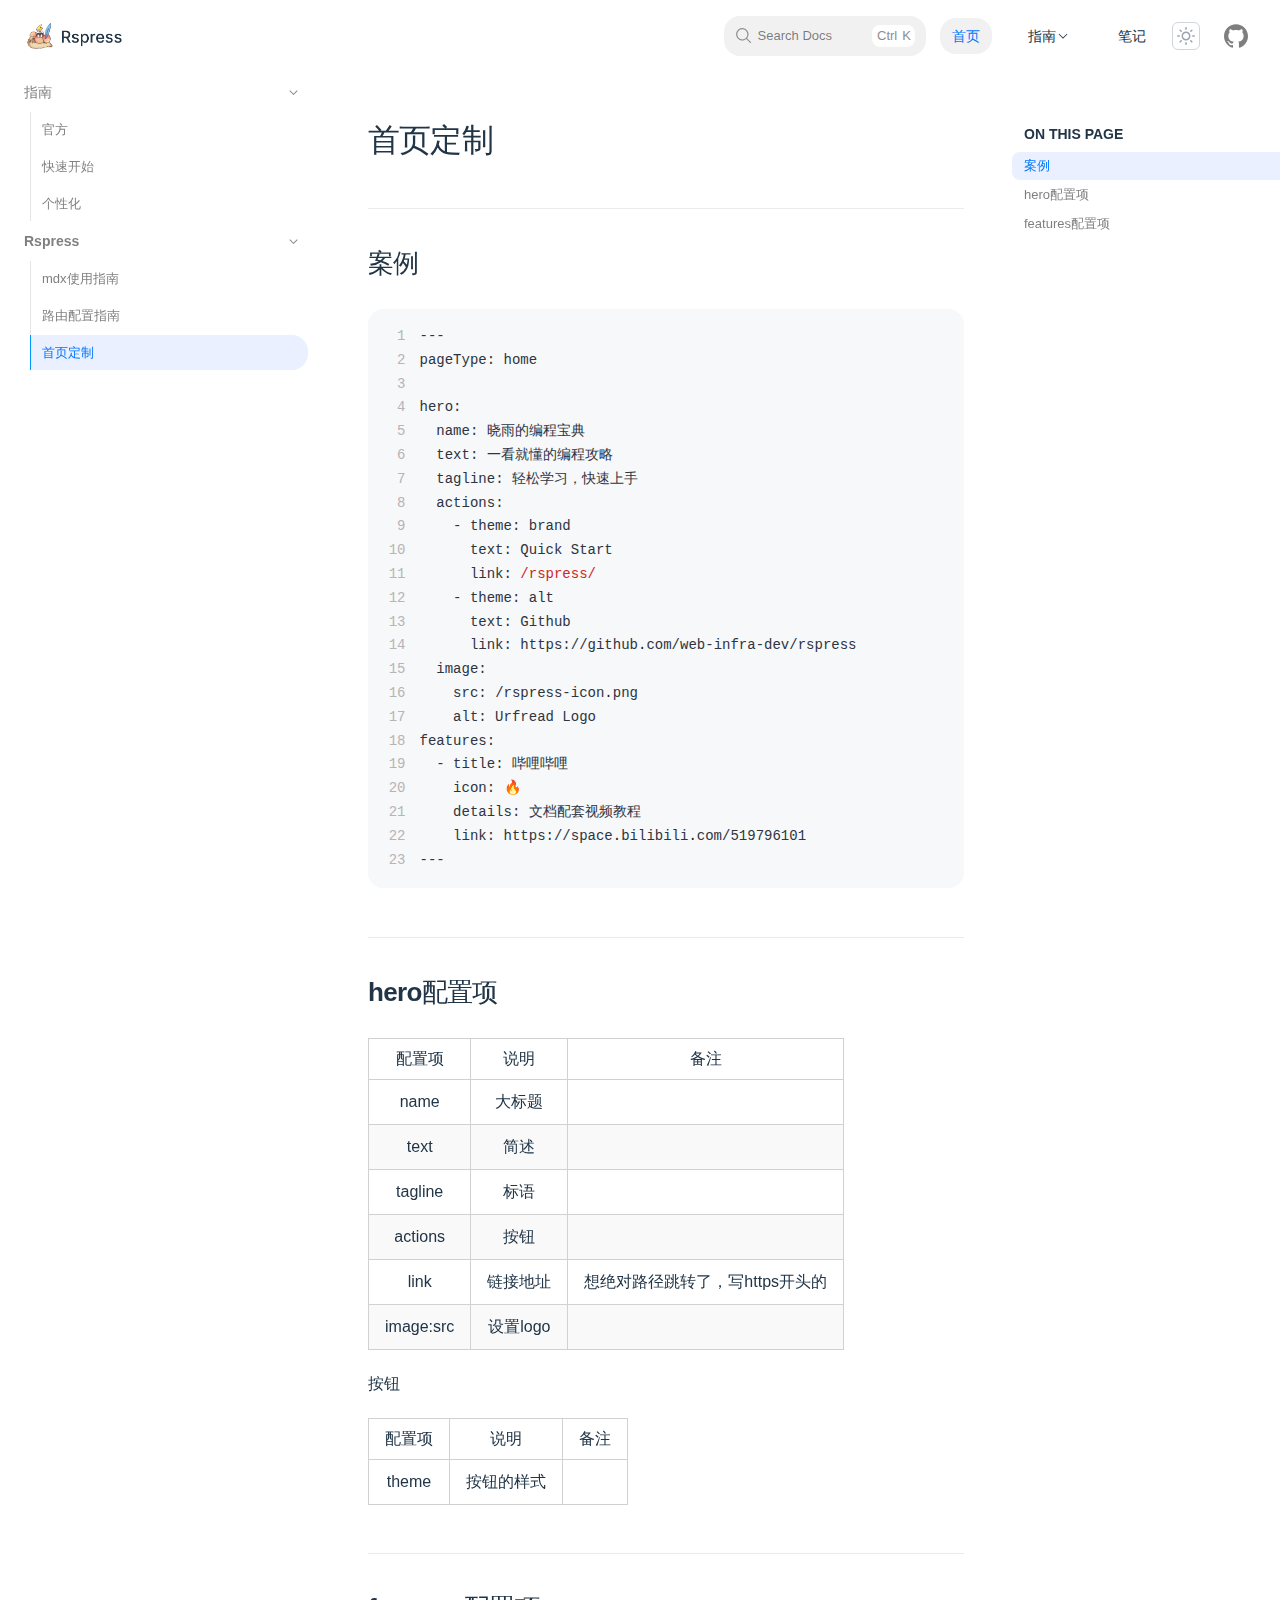
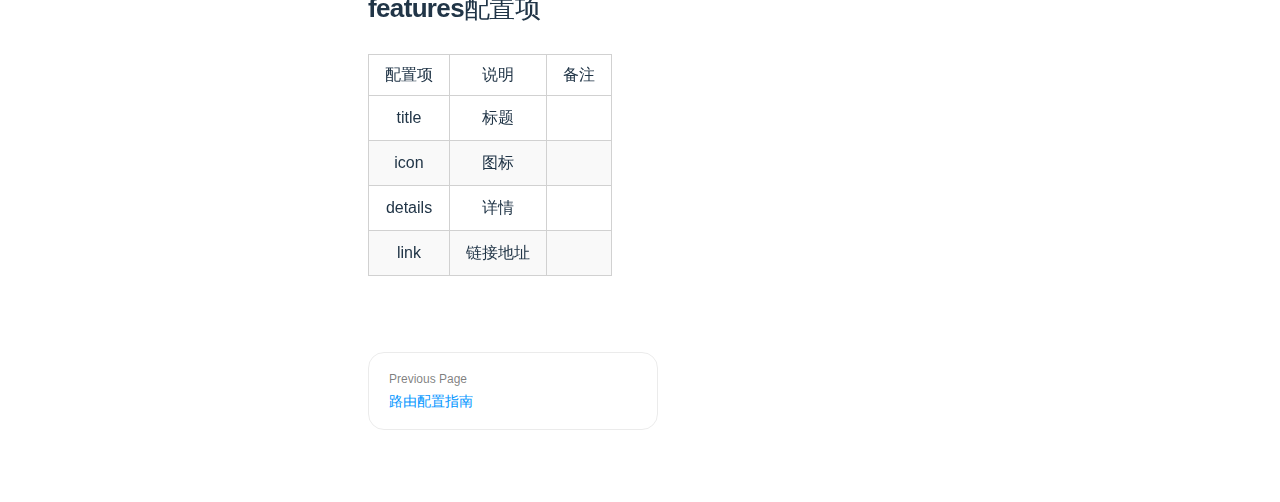
<file: rspress/3-home_page.html>
<!DOCTYPE html>
<html lang="en">

<head>
  <meta charset="UTF-8">
  <meta http-equiv="X-UA-Compatible" content="IE=edge">
  <meta name="viewport" content="width=device-width, initial-scale=1.0">
  <meta name="generator" content="Rspress v1.36.0">
  <title data-rh="true">首页定制 - 晓雨的编程宝典</title><meta data-rh="true" name="description" content="Rspack-based Static Site Generator"/>
<script>{;const saved = localStorage.getItem('rspress-theme-appearance');const preferDark = window.matchMedia('(prefers-color-scheme: dark)').matches;const isDark = !saved || saved === 'auto' ? preferDark : saved === 'dark';document.documentElement.classList.toggle('dark', isDark);document.documentElement.style.colorScheme = isDark ? 'dark' : 'light';}</script><link rel="icon" href="/rspress-icon.png"><script defer src="/static/js/styles.58ced8ca.js"></script><script defer src="/static/js/lib-react.88c99d11.js"></script><script defer src="/static/js/lib-router.2a4d5b82.js"></script><script defer src="/static/js/index.07a3fb4c.js"></script><link href="/static/css/styles.14b6ee95.css" rel="stylesheet"></head>

<body >
  <div id="root"><div><div class="navContainer_f6cde rspress-nav px-6 " style="position:sticky"><div class="container_f6cde flex justify-between items-center h-full"><div class="navBarTitle_f6cde"><a class="link_03735 flex items-center w-full h-full text-base font-semibold transition-opacity duration-300 hover:opacity-60 cursor-pointer" target="" href="/index.html"><div class="mr-1 min-w-8"><img src="/rspress-light-logo.png" alt="logo" id="logo" class="rspress-logo dark:hidden"/><img src="/rspress-dark-logo.png" alt="logo" id="logo" class="rspress-logo hidden dark:block"/></div></a></div><div class="flex flex-1 justify-end items-center"><div class="rightNav_f6cde"><div class="flex sm:flex-1 items-center sm:pl-4 sm:pr-2"><div class="rspress-nav-search-button navSearchButton_6e282"><button><svg width="18" height="18" viewBox="0 0 32 32"><path fill="var(--rp-c-gray)" d="m29 27.586-7.552-7.552a11.018 11.018 0 1 0-1.414 1.414L27.586 29ZM4 13a9 9 0 1 1 9 9 9.01 9.01 0 0 1-9-9Z"></path></svg><p class="searchWord_6e282">Search Docs</p><div style="opacity:0"><span></span><span>K</span></div></button></div><div class="mobileNavSearchButton_6e282"><svg width="24" height="24" viewBox="0 0 32 32"><path fill="var(--rp-c-gray)" d="m29 27.586-7.552-7.552a11.018 11.018 0 1 0-1.414 1.414L27.586 29ZM4 13a9 9 0 1 1 9 9 9.01 9.01 0 0 1-9-9Z"></path></svg></div></div><div class="rspress-nav-menu menu h-14"><a class="link_03735  cursor-pointer" target="" href="/index.html"><div class="rspress-nav-menu-item singleItem_f6cde activeItem_f6cde text-sm font-medium mx-1.5 px-3 py-2 flex items-center">首页</div></a><div class="mx-3 last:mr-0"><div class="relative flex-center h-14"><button class="rspress-nav-menu-group-button flex-center items-center font-medium text-sm text-text-1 hover:text-text-2 transition-colors duration-200"><a class="link_03735  cursor-pointer" target="" href="/guide/index.html"><div class="rspress-nav-menu-item singleItem_f6cde  text-sm font-medium mx-1.5 px-3 py-2 flex items-center">指南<svg width="1em" height="1em" viewBox="0 0 32 32"><path fill="currentColor" d="M16 22 6 12l1.4-1.4 8.6 8.6 8.6-8.6L26 12z"></path></svg></div></a></button><div class="rspress-nav-menu-group-content absolute mx-0.8 transition-opacity duration-300" style="opacity:0;visibility:hidden;right:0;top:52px"><div class="p-3 pr-2 w-full h-full max-h-100vh whitespace-nowrap" style="box-shadow:var(--rp-shadow-3);z-index:100;border:1px solid var(--rp-c-divider-light);border-radius:var(--rp-radius-large);background:var(--rp-c-bg)"><div><div class="font-medium my-1"><a class="link_03735  cursor-pointer" target="" href="/guide/index.html"><div class="rounded-2xl hover:bg-mute" style="padding:0.4rem 1.5rem 0.4rem 0.75rem"><div class="flex"><span>Rspress使用指南</span></div></div></a></div></div></div></div></div></div><a class="link_03735  cursor-pointer" target="" href="/note/index.html"><div class="rspress-nav-menu-item singleItem_f6cde  text-sm font-medium mx-1.5 px-3 py-2 flex items-center">笔记</div></a></div><div class="flex-center flex-row"><div class="mx-2"><div class="md:mr-2 rspress-nav-appearance"><div class="p-1 border border-solid border-gray-300 text-gray-400  cursor-pointer rounded-md hover:border-gray-600 hover:text-gray-600 dark:hover:border-gray-200 dark:hover:text-gray-200 transition-all duration-300 w-7 h-7"><svg xmlns="http://www.w3.org/2000/svg" aria-hidden="true" viewBox="0 0 24 24" class="dark:hidden" width="18" height="18" fill="currentColor"><path d="M12 18c-3.3 0-6-2.7-6-6s2.7-6 6-6 6 2.7 6 6-2.7 6-6 6zm0-10c-2.2 0-4 1.8-4 4s1.8 4 4 4 4-1.8 4-4-1.8-4-4-4zM12 4c-.6 0-1-.4-1-1V1c0-.6.4-1 1-1s1 .4 1 1v2c0 .6-.4 1-1 1zM12 24c-.6 0-1-.4-1-1v-2c0-.6.4-1 1-1s1 .4 1 1v2c0 .6-.4 1-1 1zM5.6 6.6c-.3 0-.5-.1-.7-.3L3.5 4.9c-.4-.4-.4-1 0-1.4s1-.4 1.4 0l1.4 1.4c.4.4.4 1 0 1.4-.1.2-.4.3-.7.3zM19.8 20.8c-.3 0-.5-.1-.7-.3l-1.4-1.4c-.4-.4-.4-1 0-1.4s1-.4 1.4 0l1.4 1.4c.4.4.4 1 0 1.4-.2.2-.5.3-.7.3zM3 13H1c-.6 0-1-.4-1-1s.4-1 1-1h2c.6 0 1 .4 1 1s-.4 1-1 1zM23 13h-2c-.6 0-1-.4-1-1s.4-1 1-1h2c.6 0 1 .4 1 1s-.4 1-1 1zM4.2 20.8c-.3 0-.5-.1-.7-.3-.4-.4-.4-1 0-1.4l1.4-1.4c.4-.4 1-.4 1.4 0s.4 1 0 1.4l-1.4 1.4c-.2.2-.4.3-.7.3zM18.4 6.6c-.3 0-.5-.1-.7-.3-.4-.4-.4-1 0-1.4l1.4-1.4c.4-.4 1-.4 1.4 0s.4 1 0 1.4l-1.4 1.4c-.2.2-.5.3-.7.3z"></path></svg><svg xmlns="http://www.w3.org/2000/svg" aria-hidden="true" viewBox="0 0 24 24" class="hidden dark:block" width="18" height="18" fill="currentColor"><path d="M12.1 22h-.9c-5.5-.5-9.5-5.4-9-10.9.4-4.8 4.2-8.6 9-9 .4 0 .8.2 1 .5.2.3.2.8-.1 1.1-2 2.7-1.4 6.4 1.3 8.4 2.1 1.6 5 1.6 7.1 0 .3-.2.7-.3 1.1-.1.3.2.5.6.5 1-.2 2.7-1.5 5.1-3.6 6.8-1.9 1.4-4.1 2.2-6.4 2.2zM9.3 4.4c-2.9 1-5 3.6-5.2 6.8-.4 4.4 2.8 8.3 7.2 8.7 2.1.2 4.2-.4 5.8-1.8 1.1-.9 1.9-2.1 2.4-3.4-2.5.9-5.3.5-7.5-1.1-2.8-2.2-3.9-5.9-2.7-9.2z"></path></svg></div></div></div><div class="social-links menu-item_93d67 flex-center relative"><div class="flex-center h-full gap-x-4 transition-colors duration-300 md:mr-2"><a href="https://github.com/web-infra-dev/rspress" target="_blank" rel="noopener noreferrer" class="social-links"><div class="social-links-icon_93d67"><svg role="img" viewBox="0 0 24 24" width="24" height="24" xmlns="http://www.w3.org/2000/svg"><title>GitHub</title><path d="M12 .297c-6.63 0-12 5.373-12 12 0 5.303 3.438 9.8 8.205 11.385.6.113.82-.258.82-.577 0-.285-.01-1.04-.015-2.04-3.338.724-4.042-1.61-4.042-1.61C4.422 18.07 3.633 17.7 3.633 17.7c-1.087-.744.084-.729.084-.729 1.205.084 1.838 1.236 1.838 1.236 1.07 1.835 2.809 1.305 3.495.998.108-.776.417-1.305.76-1.605-2.665-.3-5.466-1.332-5.466-5.93 0-1.31.465-2.38 1.235-3.22-.135-.303-.54-1.523.105-3.176 0 0 1.005-.322 3.3 1.23.96-.267 1.98-.399 3-.405 1.02.006 2.04.138 3 .405 2.28-1.552 3.285-1.23 3.285-1.23.645 1.653.24 2.873.12 3.176.765.84 1.23 1.91 1.23 3.22 0 4.61-2.805 5.625-5.475 5.92.42.36.81 1.096.81 2.22 0 1.606-.015 2.896-.015 3.286 0 .315.21.69.825.57C20.565 22.092 24 17.592 24 12.297c0-6.627-5.373-12-12-12"></path></svg></div></a></div></div></div></div><div class="mobileNavMenu_f6cde"><div class="navScreen_457e8 " id="navScreen"><div class="container_457e8"><div class="navMenu_457e8"><div class="navMenuItem_457e8 w-full"><a class="link_03735  cursor-pointer" target="" href="/index.html"><div class="rspress-nav-menu-item singleItem_f6cde activeItem_f6cde text-sm font-medium mx-1.5 px-3 py-2 flex items-center">首页</div></a></div><div class="navMenuItem_457e8 w-full"><a class="link_03735  cursor-pointer" target="" href="/guide/index.html"><div class="rspress-nav-menu-item singleItem_f6cde  text-sm font-medium mx-1.5 px-3 py-2 flex items-center">指南</div></a></div><div class="navMenuItem_457e8 w-full"><a class="link_03735  cursor-pointer" target="" href="/note/index.html"><div class="rspress-nav-menu-item singleItem_f6cde  text-sm font-medium mx-1.5 px-3 py-2 flex items-center">笔记</div></a></div></div><div class="flex-center flex-col gap-2"><div class="mt-2 navAppearance_457e8 flex justify-center"></div><div class="social-links menu-item_93d67 flex-center relative"><div class="flex-center h-full gap-x-4 transition-colors duration-300 md:mr-2"><a href="https://github.com/web-infra-dev/rspress" target="_blank" rel="noopener noreferrer" class="social-links"><div class="social-links-icon_93d67"><svg role="img" viewBox="0 0 24 24" width="24" height="24" xmlns="http://www.w3.org/2000/svg"><title>GitHub</title><path d="M12 .297c-6.63 0-12 5.373-12 12 0 5.303 3.438 9.8 8.205 11.385.6.113.82-.258.82-.577 0-.285-.01-1.04-.015-2.04-3.338.724-4.042-1.61-4.042-1.61C4.422 18.07 3.633 17.7 3.633 17.7c-1.087-.744.084-.729.084-.729 1.205.084 1.838 1.236 1.838 1.236 1.07 1.835 2.809 1.305 3.495.998.108-.776.417-1.305.76-1.605-2.665-.3-5.466-1.332-5.466-5.93 0-1.31.465-2.38 1.235-3.22-.135-.303-.54-1.523.105-3.176 0 0 1.005-.322 3.3 1.23.96-.267 1.98-.399 3-.405 1.02.006 2.04.138 3 .405 2.28-1.552 3.285-1.23 3.285-1.23.645 1.653.24 2.873.12 3.176.765.84 1.23 1.91 1.23 3.22 0 4.61-2.805 5.625-5.475 5.92.42.36.81 1.096.81 2.22 0 1.606-.015 2.896-.015 3.286 0 .315.21.69.825.57C20.565 22.092 24 17.592 24 12.297c0-6.627-5.373-12-12-12"></path></svg></div></a></div></div></div></div></div><button aria-label="mobile hamburger" class=" navHamburger_e7b06 text-gray-500"><svg xmlns="http://www.w3.org/2000/svg" width="32" height="32" viewBox="0 0 32 32" fill="currentColor"><circle cx="8" cy="16" r="2" fill="currentColor"></circle><circle cx="16" cy="16" r="2" fill="currentColor"></circle><circle cx="24" cy="16" r="2" fill="currentColor"></circle></svg></button></div></div></div></div><section><div class="docLayout_edeb4 pt-0"><div class="rspress-sidebar-menu"><button class="flex-center mr-auto"><div class="text-md mr-2"><svg width="1em" height="1em" viewBox="0 0 32 32"><path fill="currentColor" d="M4 6h24v2H4zm0 18h24v2H4zm0-12h24v2H4zm0 6h24v2H4z"></path></svg></div><span class="text-sm">Menu</span></button><button class="flex-center ml-auto"><span class="text-sm">ON THIS PAGE</span><div class="text-md mr-2" style="transform:rotate(0deg);transition:transform 0.2s ease-out;margin-top:2px"><svg width="1em" height="1em" viewBox="0 0 32 32"><path fill="currentColor" d="M22 16 12 26l-1.4-1.4 8.6-8.6-8.6-8.6L12 6z"></path></svg></div></button></div><aside class="sidebar_71eca rspress-sidebar "><div class="navTitleMask_71eca"><div class="navBarTitle_f6cde"><a class="link_03735 flex items-center w-full h-full text-base font-semibold transition-opacity duration-300 hover:opacity-60 cursor-pointer" target="" href="/index.html"><div class="mr-1 min-w-8"><img src="/rspress-light-logo.png" alt="logo" id="logo" class="rspress-logo dark:hidden"/><img src="/rspress-dark-logo.png" alt="logo" id="logo" class="rspress-logo hidden dark:block"/></div></a></div></div><div class="rspress-scrollbar sidebarContent_71eca"><nav class="pb-2"><section class="rspress-sidebar-section mt-0.5 block" style="margin-left:0"><div class="rspress-sidebar-collapse flex justify-between items-center menuItem_71eca" style="border-radius:0 var(--rp-radius) var(--rp-radius) 0;cursor:pointer"><h2 class="py-2 px-3 text-sm font-medium flex" style="font-size:14px;padding-left:24px;font-weight:bold"><span class="flex-center" style="font-size:14px">指南</span></h2><div class="collapseContainer_71eca p-2 rounded-xl"><div style="cursor:pointer;transition:transform 0.2s ease-out;transform:rotate(90deg)"><svg width="1em" height="1em" viewBox="0 0 32 32"><path fill="currentColor" d="M22 16 12 26l-1.4-1.4 8.6-8.6-8.6-8.6L12 6z"></path></svg></div></div></div><div class="transition-all duration-300 ease-in-out" style="overflow:hidden"><div class="rspress-sidebar-group transition-opacity duration-500 ease-in-out" style="opacity:1;margin-left:12px"><div class="rspress-sidebar-item"><a class="link_03735 menuLink_71eca cursor-pointer" target="" href="/guide/index.html"><div class="menuItem_71eca mt-0.5 py-2 px-3 font-medium flex" style="font-size:13px;margin-left:18px;border-radius:0 var(--rp-radius) var(--rp-radius) 0"><span>官方</span></div></a></div><div class="rspress-sidebar-item"><a class="link_03735 menuLink_71eca cursor-pointer" target="" href="/guide/quick-start.html"><div class="menuItem_71eca mt-0.5 py-2 px-3 font-medium flex" style="font-size:13px;margin-left:18px;border-radius:0 var(--rp-radius) var(--rp-radius) 0"><span>快速开始</span></div></a></div><div class="rspress-sidebar-item"><a class="link_03735 menuLink_71eca cursor-pointer" target="" href="/guide/customization.html"><div class="menuItem_71eca mt-0.5 py-2 px-3 font-medium flex" style="font-size:13px;margin-left:18px;border-radius:0 var(--rp-radius) var(--rp-radius) 0"><span>个性化</span></div></a></div></div></div></section><section class="rspress-sidebar-section mt-0.5 block" style="margin-left:0"><div class="rspress-sidebar-collapse flex justify-between items-center menuItem_71eca" style="border-radius:0 var(--rp-radius) var(--rp-radius) 0;cursor:pointer"><h2 class="py-2 px-3 text-sm font-medium flex" style="font-size:14px;padding-left:24px;font-weight:bold"><span class="flex-center" style="font-size:14px">Rspress</span></h2><div class="collapseContainer_71eca p-2 rounded-xl"><div style="cursor:pointer;transition:transform 0.2s ease-out;transform:rotate(90deg)"><svg width="1em" height="1em" viewBox="0 0 32 32"><path fill="currentColor" d="M22 16 12 26l-1.4-1.4 8.6-8.6-8.6-8.6L12 6z"></path></svg></div></div></div><div class="transition-all duration-300 ease-in-out" style="overflow:hidden"><div class="rspress-sidebar-group transition-opacity duration-500 ease-in-out" style="opacity:1;margin-left:12px"><div class="rspress-sidebar-item"><a class="link_03735 menuLink_71eca cursor-pointer" target="" href="/rspress/1-mdx_guide.html"><div class="menuItem_71eca mt-0.5 py-2 px-3 font-medium flex" style="font-size:13px;margin-left:18px;border-radius:0 var(--rp-radius) var(--rp-radius) 0"><span>mdx使用指南</span></div></a></div><div class="rspress-sidebar-item"><a class="link_03735 menuLink_71eca cursor-pointer" target="" href="/rspress/2-route_guide.html"><div class="menuItem_71eca mt-0.5 py-2 px-3 font-medium flex" style="font-size:13px;margin-left:18px;border-radius:0 var(--rp-radius) var(--rp-radius) 0"><span>路由配置指南</span></div></a></div><div class="rspress-sidebar-item"><a class="link_03735 menuLink_71eca cursor-pointer" target="" href="/rspress/3-home_page.html"><div class="menuItemActive_71eca mt-0.5 py-2 px-3 font-medium flex" style="font-size:13px;margin-left:18px;border-radius:0 var(--rp-radius) var(--rp-radius) 0"><span>首页定制</span></div></a></div></div></div></section></nav></div></aside><div class="content_edeb4 rspress-doc-container flex flex-shrink-0 mx-auto"><div class="w-full flex-1"><div><div class="rspress-doc"><!--$--><h1 id="" class="text-3xl mb-10 leading-10 tracking-tight title_3b154">首页定制<a class="link_3b154 header-anchor" aria-hidden="true" href="#">#</a></h1>
<h2 id="案例" class="mt-12 mb-6 pt-8 text-2xl tracking-tight border-t-[1px] border-divider-light title_3b154">案例<a class="link_3b154 header-anchor" aria-hidden="true" href="#案例">#</a></h2>
<div class="language-mdx"><div class="rspress-code-content rspress-scrollbar"><div><pre class="code" style="background-color:inherit"><code class="language-mdx" style="white-space:pre"><span style="display:block;padding:0 1.25rem"><span class="linenumber react-syntax-highlighter-line-number" style="display:inline-block;min-width:2.25em;padding-right:1em;text-align:right;user-select:none;color:var(--code-token-comment)">1</span><span class="token operator">--</span><span class="token operator">-</span><span>
</span></span><span style="display:block;padding:0 1.25rem"><span class="linenumber react-syntax-highlighter-line-number" style="display:inline-block;min-width:2.25em;padding-right:1em;text-align:right;user-select:none;color:var(--code-token-comment)">2</span><span>pageType</span><span class="token operator">:</span><span> home
</span></span><span style="display:block;padding:0 1.25rem"><span class="linenumber react-syntax-highlighter-line-number" style="display:inline-block;min-width:2.25em;padding-right:1em;text-align:right;user-select:none;color:var(--code-token-comment)">3</span>
</span><span style="display:block;padding:0 1.25rem"><span class="linenumber react-syntax-highlighter-line-number" style="display:inline-block;min-width:2.25em;padding-right:1em;text-align:right;user-select:none;color:var(--code-token-comment)">4</span><span>hero</span><span class="token operator">:</span><span>
</span></span><span style="display:block;padding:0 1.25rem"><span class="linenumber react-syntax-highlighter-line-number" style="display:inline-block;min-width:2.25em;padding-right:1em;text-align:right;user-select:none;color:var(--code-token-comment)">5</span><span>  name</span><span class="token operator">:</span><span> 晓雨的编程宝典
</span></span><span style="display:block;padding:0 1.25rem"><span class="linenumber react-syntax-highlighter-line-number" style="display:inline-block;min-width:2.25em;padding-right:1em;text-align:right;user-select:none;color:var(--code-token-comment)">6</span><span>  text</span><span class="token operator">:</span><span> 一看就懂的编程攻略
</span></span><span style="display:block;padding:0 1.25rem"><span class="linenumber react-syntax-highlighter-line-number" style="display:inline-block;min-width:2.25em;padding-right:1em;text-align:right;user-select:none;color:var(--code-token-comment)">7</span><span>  tagline</span><span class="token operator">:</span><span> 轻松学习，快速上手
</span></span><span style="display:block;padding:0 1.25rem"><span class="linenumber react-syntax-highlighter-line-number" style="display:inline-block;min-width:2.25em;padding-right:1em;text-align:right;user-select:none;color:var(--code-token-comment)">8</span><span>  actions</span><span class="token operator">:</span><span>
</span></span><span style="display:block;padding:0 1.25rem"><span class="linenumber react-syntax-highlighter-line-number" style="display:inline-block;min-width:2.25em;padding-right:1em;text-align:right;user-select:none;color:var(--code-token-comment)">9</span><span>    </span><span class="token operator">-</span><span> theme</span><span class="token operator">:</span><span> brand
</span></span><span style="display:block;padding:0 1.25rem"><span class="linenumber react-syntax-highlighter-line-number" style="display:inline-block;min-width:2.25em;padding-right:1em;text-align:right;user-select:none;color:var(--code-token-comment)">10</span><span>      text</span><span class="token operator">:</span><span> Quick Start
</span></span><span style="display:block;padding:0 1.25rem"><span class="linenumber react-syntax-highlighter-line-number" style="display:inline-block;min-width:2.25em;padding-right:1em;text-align:right;user-select:none;color:var(--code-token-comment)">11</span><span>      link</span><span class="token operator">:</span><span> </span><span class="token regex-delimiter" style="color:var(--code-token-keyword)">/</span><span class="token regex-source language-regex" style="color:var(--code-token-keyword)">rspress</span><span class="token regex-delimiter" style="color:var(--code-token-keyword)">/</span><span>
</span></span><span style="display:block;padding:0 1.25rem"><span class="linenumber react-syntax-highlighter-line-number" style="display:inline-block;min-width:2.25em;padding-right:1em;text-align:right;user-select:none;color:var(--code-token-comment)">12</span><span>    </span><span class="token operator">-</span><span> theme</span><span class="token operator">:</span><span> alt
</span></span><span style="display:block;padding:0 1.25rem"><span class="linenumber react-syntax-highlighter-line-number" style="display:inline-block;min-width:2.25em;padding-right:1em;text-align:right;user-select:none;color:var(--code-token-comment)">13</span><span>      text</span><span class="token operator">:</span><span> Github
</span></span><span style="display:block;padding:0 1.25rem"><span class="linenumber react-syntax-highlighter-line-number" style="display:inline-block;min-width:2.25em;padding-right:1em;text-align:right;user-select:none;color:var(--code-token-comment)">14</span><span>      link</span><span class="token operator">:</span><span> https</span><span class="token operator">:</span><span class="token operator">/</span><span class="token operator">/</span><span>github</span><span class="token" style="color:var(--code-token-punctuation)">.</span><span>com</span><span class="token operator">/</span><span>web</span><span class="token operator">-</span><span>infra</span><span class="token operator">-</span><span>dev</span><span class="token operator">/</span><span>rspress
</span></span><span style="display:block;padding:0 1.25rem"><span class="linenumber react-syntax-highlighter-line-number" style="display:inline-block;min-width:2.25em;padding-right:1em;text-align:right;user-select:none;color:var(--code-token-comment)">15</span><span>  image</span><span class="token operator">:</span><span>
</span></span><span style="display:block;padding:0 1.25rem"><span class="linenumber react-syntax-highlighter-line-number" style="display:inline-block;min-width:2.25em;padding-right:1em;text-align:right;user-select:none;color:var(--code-token-comment)">16</span><span>    src</span><span class="token operator">:</span><span> </span><span class="token operator">/</span><span>rspress</span><span class="token operator">-</span><span>icon</span><span class="token" style="color:var(--code-token-punctuation)">.</span><span>png
</span></span><span style="display:block;padding:0 1.25rem"><span class="linenumber react-syntax-highlighter-line-number" style="display:inline-block;min-width:2.25em;padding-right:1em;text-align:right;user-select:none;color:var(--code-token-comment)">17</span><span>    alt</span><span class="token operator">:</span><span> Urfread Logo
</span></span><span style="display:block;padding:0 1.25rem"><span class="linenumber react-syntax-highlighter-line-number" style="display:inline-block;min-width:2.25em;padding-right:1em;text-align:right;user-select:none;color:var(--code-token-comment)">18</span><span>features</span><span class="token operator">:</span><span>
</span></span><span style="display:block;padding:0 1.25rem"><span class="linenumber react-syntax-highlighter-line-number" style="display:inline-block;min-width:2.25em;padding-right:1em;text-align:right;user-select:none;color:var(--code-token-comment)">19</span><span>  </span><span class="token operator">-</span><span> title</span><span class="token operator">:</span><span> 哔哩哔哩
</span></span><span style="display:block;padding:0 1.25rem"><span class="linenumber react-syntax-highlighter-line-number" style="display:inline-block;min-width:2.25em;padding-right:1em;text-align:right;user-select:none;color:var(--code-token-comment)">20</span><span>    icon</span><span class="token operator">:</span><span> 🔥
</span></span><span style="display:block;padding:0 1.25rem"><span class="linenumber react-syntax-highlighter-line-number" style="display:inline-block;min-width:2.25em;padding-right:1em;text-align:right;user-select:none;color:var(--code-token-comment)">21</span><span>    details</span><span class="token operator">:</span><span> 文档配套视频教程
</span></span><span style="display:block;padding:0 1.25rem"><span class="linenumber react-syntax-highlighter-line-number" style="display:inline-block;min-width:2.25em;padding-right:1em;text-align:right;user-select:none;color:var(--code-token-comment)">22</span><span>    link</span><span class="token operator">:</span><span> https</span><span class="token operator">:</span><span class="token operator">/</span><span class="token operator">/</span><span>space</span><span class="token" style="color:var(--code-token-punctuation)">.</span><span>bilibili</span><span class="token" style="color:var(--code-token-punctuation)">.</span><span>com</span><span class="token operator">/</span><span class="token number">519796101</span><span>
</span></span><span style="display:block;padding:0 1.25rem"><span class="linenumber react-syntax-highlighter-line-number" style="display:inline-block;min-width:2.25em;padding-right:1em;text-align:right;user-select:none;color:var(--code-token-comment)">23</span><span></span><span class="token operator">--</span><span class="token operator">-</span></span></code></pre></div><div class="code-button-group_15153"><button title="Toggle code wrap"><svg xmlns="http://www.w3.org/2000/svg" width="32" height="32" viewBox="0 0 24 24" class="icon-wrapped_15153"><path fill="#22a041" d="M21 5H3v2h18zM3 19h7v-2H3zm0-6h15c1 0 2 .43 2 2s-1 2-2 2h-2v-2l-4 3 4 3v-2h2c2.95 0 4-1.27 4-4 0-2.72-1-4-4-4H3z"></path></svg><svg xmlns="http://www.w3.org/2000/svg" width="32" height="32" viewBox="0 0 24 24" class="icon-wrap_15153"><path fill="currentColor" d="M16 7H3V5h13v2M3 19h13v-2H3v2m19-7-4-3v2H3v2h15v2l4-3Z"></path></svg></button><button class="code-copy-button_15153" title="Copy code"><svg xmlns="http://www.w3.org/2000/svg" width="32" height="32" viewBox="0 0 30 30" class="icon-copy_15153"><path fill="currentColor" d="M28 10v18H10V10h18m0-2H10a2 2 0 0 0-2 2v18a2 2 0 0 0 2 2h18a2 2 0 0 0 2-2V10a2 2 0 0 0-2-2Z"></path><path fill="currentColor" d="M4 18H2V4a2 2 0 0 1 2-2h14v2H4Z"></path></svg><svg width="32" height="32" viewBox="0 0 30 30" class="icon-success_15153"><path fill="#49cd37" d="m13 24-9-9 1.414-1.414L13 21.171 26.586 7.586 28 9 13 24z"></path></svg></button></div></div></div>
<h2 id="hero配置项" class="mt-12 mb-6 pt-8 text-2xl tracking-tight border-t-[1px] border-divider-light title_3b154">hero配置项<a class="link_3b154 header-anchor" aria-hidden="true" href="#hero配置项">#</a></h2>
<table class="block border-collapse text-base my-5 overflow-x-auto leading-7 border-gray-light-3 dark:border-divider">
<thead>
<tr class="border border-solid transition-colors duration-500 even:bg-soft border-gray-light-3 dark:border-divider">
<th align="center" class="border border-solid px-4 py-2 text-text-1 text-base font-semibold border-gray-light-3 dark:border-divider">配置项</th>
<th align="center" class="border border-solid px-4 py-2 text-text-1 text-base font-semibold border-gray-light-3 dark:border-divider">说明</th>
<th align="center" class="border border-solid px-4 py-2 text-text-1 text-base font-semibold border-gray-light-3 dark:border-divider">备注</th>
</tr>
</thead>
<tbody>
<tr class="border border-solid transition-colors duration-500 even:bg-soft border-gray-light-3 dark:border-divider">
<td align="center" class="border border-solid px-4 py-2 border-gray-light-3 dark:border-divider">name</td>
<td align="center" class="border border-solid px-4 py-2 border-gray-light-3 dark:border-divider">大标题</td>
<td align="center" class="border border-solid px-4 py-2 border-gray-light-3 dark:border-divider"></td>
</tr>
<tr class="border border-solid transition-colors duration-500 even:bg-soft border-gray-light-3 dark:border-divider">
<td align="center" class="border border-solid px-4 py-2 border-gray-light-3 dark:border-divider">text</td>
<td align="center" class="border border-solid px-4 py-2 border-gray-light-3 dark:border-divider">简述</td>
<td align="center" class="border border-solid px-4 py-2 border-gray-light-3 dark:border-divider"></td>
</tr>
<tr class="border border-solid transition-colors duration-500 even:bg-soft border-gray-light-3 dark:border-divider">
<td align="center" class="border border-solid px-4 py-2 border-gray-light-3 dark:border-divider">tagline</td>
<td align="center" class="border border-solid px-4 py-2 border-gray-light-3 dark:border-divider">标语</td>
<td align="center" class="border border-solid px-4 py-2 border-gray-light-3 dark:border-divider"></td>
</tr>
<tr class="border border-solid transition-colors duration-500 even:bg-soft border-gray-light-3 dark:border-divider">
<td align="center" class="border border-solid px-4 py-2 border-gray-light-3 dark:border-divider">actions</td>
<td align="center" class="border border-solid px-4 py-2 border-gray-light-3 dark:border-divider">按钮</td>
<td align="center" class="border border-solid px-4 py-2 border-gray-light-3 dark:border-divider"></td>
</tr>
<tr class="border border-solid transition-colors duration-500 even:bg-soft border-gray-light-3 dark:border-divider">
<td align="center" class="border border-solid px-4 py-2 border-gray-light-3 dark:border-divider">link</td>
<td align="center" class="border border-solid px-4 py-2 border-gray-light-3 dark:border-divider">链接地址</td>
<td align="center" class="border border-solid px-4 py-2 border-gray-light-3 dark:border-divider">想绝对路径跳转了，写https开头的</td>
</tr>
<tr class="border border-solid transition-colors duration-500 even:bg-soft border-gray-light-3 dark:border-divider">
<td align="center" class="border border-solid px-4 py-2 border-gray-light-3 dark:border-divider">image:src</td>
<td align="center" class="border border-solid px-4 py-2 border-gray-light-3 dark:border-divider">设置logo</td>
<td align="center" class="border border-solid px-4 py-2 border-gray-light-3 dark:border-divider"></td>
</tr>
</tbody>
</table>
<p class="my-4 leading-7">按钮</p>
<table class="block border-collapse text-base my-5 overflow-x-auto leading-7 border-gray-light-3 dark:border-divider">
<thead>
<tr class="border border-solid transition-colors duration-500 even:bg-soft border-gray-light-3 dark:border-divider">
<th align="center" class="border border-solid px-4 py-2 text-text-1 text-base font-semibold border-gray-light-3 dark:border-divider">配置项</th>
<th align="center" class="border border-solid px-4 py-2 text-text-1 text-base font-semibold border-gray-light-3 dark:border-divider">说明</th>
<th align="center" class="border border-solid px-4 py-2 text-text-1 text-base font-semibold border-gray-light-3 dark:border-divider">备注</th>
</tr>
</thead>
<tbody>
<tr class="border border-solid transition-colors duration-500 even:bg-soft border-gray-light-3 dark:border-divider">
<td align="center" class="border border-solid px-4 py-2 border-gray-light-3 dark:border-divider">theme</td>
<td align="center" class="border border-solid px-4 py-2 border-gray-light-3 dark:border-divider">按钮的样式</td>
<td align="center" class="border border-solid px-4 py-2 border-gray-light-3 dark:border-divider"></td>
</tr>
</tbody>
</table>
<h2 id="features配置项" class="mt-12 mb-6 pt-8 text-2xl tracking-tight border-t-[1px] border-divider-light title_3b154">features配置项<a class="link_3b154 header-anchor" aria-hidden="true" href="#features配置项">#</a></h2>
<table class="block border-collapse text-base my-5 overflow-x-auto leading-7 border-gray-light-3 dark:border-divider">
<thead>
<tr class="border border-solid transition-colors duration-500 even:bg-soft border-gray-light-3 dark:border-divider">
<th align="center" class="border border-solid px-4 py-2 text-text-1 text-base font-semibold border-gray-light-3 dark:border-divider">配置项</th>
<th align="center" class="border border-solid px-4 py-2 text-text-1 text-base font-semibold border-gray-light-3 dark:border-divider">说明</th>
<th align="center" class="border border-solid px-4 py-2 text-text-1 text-base font-semibold border-gray-light-3 dark:border-divider">备注</th>
</tr>
</thead>
<tbody>
<tr class="border border-solid transition-colors duration-500 even:bg-soft border-gray-light-3 dark:border-divider">
<td align="center" class="border border-solid px-4 py-2 border-gray-light-3 dark:border-divider">title</td>
<td align="center" class="border border-solid px-4 py-2 border-gray-light-3 dark:border-divider">标题</td>
<td align="center" class="border border-solid px-4 py-2 border-gray-light-3 dark:border-divider"></td>
</tr>
<tr class="border border-solid transition-colors duration-500 even:bg-soft border-gray-light-3 dark:border-divider">
<td align="center" class="border border-solid px-4 py-2 border-gray-light-3 dark:border-divider">icon</td>
<td align="center" class="border border-solid px-4 py-2 border-gray-light-3 dark:border-divider">图标</td>
<td align="center" class="border border-solid px-4 py-2 border-gray-light-3 dark:border-divider"></td>
</tr>
<tr class="border border-solid transition-colors duration-500 even:bg-soft border-gray-light-3 dark:border-divider">
<td align="center" class="border border-solid px-4 py-2 border-gray-light-3 dark:border-divider">details</td>
<td align="center" class="border border-solid px-4 py-2 border-gray-light-3 dark:border-divider">详情</td>
<td align="center" class="border border-solid px-4 py-2 border-gray-light-3 dark:border-divider"></td>
</tr>
<tr class="border border-solid transition-colors duration-500 even:bg-soft border-gray-light-3 dark:border-divider">
<td align="center" class="border border-solid px-4 py-2 border-gray-light-3 dark:border-divider">link</td>
<td align="center" class="border border-solid px-4 py-2 border-gray-light-3 dark:border-divider">链接地址</td>
<td align="center" class="border border-solid px-4 py-2 border-gray-light-3 dark:border-divider"></td>
</tr>
</tbody>
</table><!--/$--></div><div class="rspress-doc-footer"><footer class="mt-8"><div class="xs:flex pb-5 px-2 justify-end items-center"></div><div class="flex flex-col"></div><div class="flex flex-col sm:flex-row sm:justify-around gap-4 pt-6"><div class="prev_e7091 flex flex-col"><a class="link_03735 pager-link_9b9a7 cursor-pointer" target="" href="/rspress/2-route_guide.html"><span class="desc_9b9a7">Previous Page</span><span class="title_9b9a7">路由配置指南</span></a></div><div class="next_e7091 flex flex-col"></div></div></footer></div></div></div><div class="aside-container_edeb4"><div><div class="flex flex-col"><div class="&lt;lg:hidden"><div id="aside-container" class="relative text-sm font-medium"><div class="leading-7 block text-sm font-semibold pl-3">ON THIS PAGE</div><nav class="mt-1"><ul class="relative"><li><a href="#案例" title="案例" class="aside-link transition-all duration-300 hover:text-text-1 text-text-2 block" style="margin-left:0;font-weight:semibold"><span class="aside-link-text block">案例</span></a></li><li><a href="#hero配置项" title="hero配置项" class="aside-link transition-all duration-300 hover:text-text-1 text-text-2 block" style="margin-left:0;font-weight:semibold"><span class="aside-link-text block">hero配置项</span></a></li><li><a href="#features配置项" title="features配置项" class="aside-link transition-all duration-300 hover:text-text-1 text-text-2 block" style="margin-left:0;font-weight:semibold"><span class="aside-link-text block">features配置项</span></a></li></ul></nav></div></div></div></div></div></div></div></section></div></div>
  <div id="search-container"></div>
</body>

</html>
</file>
<file: static/css/styles.14b6ee95.css>
.medium-zoom-overlay,.medium-zoom-image--opened{z-index:999}:root{--rp-nav-height:72px;--rp-sidebar-width:320px;--rp-aside-width:268px;--rp-c-bg:#fff;--rp-c-bg-soft:#f9f9f9;--rp-c-bg-mute:#f1f1f1;--rp-c-divider:#3c3c3c4a;--rp-c-divider-light:#3c3c3c1a;--rp-c-text-1:#213547;--rp-c-text-2:#3c3c3ca8;--rp-c-text-3:#3c3c3c54;--rp-c-text-4:#3c3c3c2e;--rp-c-text-code:#476573;--rp-c-text-code-bg:#99a1b31a;--rp-c-brand:#0095ff;--rp-c-brand-light:#33adff;--rp-c-brand-lighter:#66c2ff;--rp-c-brand-dark:#07f;--rp-c-brand-darker:#005fcc;--rp-c-brand-tint:#7fa3ff29;--rp-c-gray:#8e8e8e;--rp-c-gray-light-1:#aeaeae;--rp-c-gray-light-2:#c7c7c7;--rp-c-gray-light-3:#d1d1d1;--rp-c-gray-light-4:#e5e5e5;--rp-c-gray-light-5:#f2f2f2;--rp-c-dark:#000;--rp-c-dark-light-1:#2f2f2f;--rp-c-dark-light-2:#3a3a3a;--rp-c-dark-light-3:#4a4a4a;--rp-c-dark-light-4:#5c5c5c;--rp-c-dark-light-5:#6b6b6b;--rp-radius:1rem;--rp-radius-small:.5rem;--rp-radius-large:1.5rem;--rp-c-link:var(--rp-c-brand-dark)}.dark{--rp-c-bg:#191d24;--rp-c-bg-soft:#292e37;--rp-c-bg-mute:#343a46;--rp-c-bg-alt:#000;--rp-c-divider:#545454a6;--rp-c-divider-light:#5454547a;--rp-c-text-1:#fffff5ed;--rp-c-text-2:#ebebeb8f;--rp-c-text-3:#ebebeb61;--rp-c-text-4:#ebebeb2e;--rp-c-text-code:#c9def1;--rp-c-link:var(--rp-c-brand-light)}:root{--rp-z-index-local-nav:10;--rp-z-index-nav:20;--rp-z-index-backdrop:30;--rp-z-index-sidebar:40;--rp-shadow-1:0 1px 4px #00000005,0 1px 0 #0000000f;--rp-shadow-2:0 3px 12px #00000012,0 1px 4px #00000012;--rp-shadow-3:0 12px 32px #0000001a,0 2px 6px #00000014;--rp-shadow-4:0 14px 44px #0000001f,0 3px 9px #0000001f;--rp-shadow-5:0 18px 56px #00000029,0 4px 12px #00000029}*,:before,:after{box-sizing:border-box;border:0 solid #e5e7eb}:before,:after{--tw-content:""}html,:host{-webkit-text-size-adjust:100%;-moz-tab-size:4;tab-size:4;font-feature-settings:normal;font-variation-settings:normal;-webkit-tap-highlight-color:transparent;font-family:ui-sans-serif,system-ui,-apple-system,BlinkMacSystemFont,Segoe UI,Roboto,Noto Sans,Ubuntu,Cantarell,Helvetica Neue,sans-serif,Apple Color Emoji,Segoe UI Emoji,Segoe UI Symbol,Noto Color Emoji;line-height:1.5}body{line-height:inherit;margin:0}hr{color:inherit;border-top-width:1px;height:0}abbr:where([title]){-webkit-text-decoration:underline dotted;text-decoration:underline dotted}h1,h2,h3,h4,h5,h6{font-size:inherit;font-weight:inherit}a{color:inherit;-webkit-text-decoration:inherit;-webkit-text-decoration:inherit;text-decoration:inherit}b,strong{font-weight:bolder}code,kbd,samp,pre{font-feature-settings:normal;font-variation-settings:normal;font-family:ui-monospace,SFMono-Regular,Menlo,Monaco,Consolas,Liberation Mono,Courier New,monospace;font-size:1em}small{font-size:80%}sub,sup{vertical-align:baseline;font-size:75%;line-height:0;position:relative}sub{bottom:-.25em}sup{top:-.5em}table{text-indent:0;border-color:inherit;border-collapse:collapse}button,input,optgroup,select,textarea{font-feature-settings:inherit;font-variation-settings:inherit;font-family:inherit;font-size:100%;font-weight:inherit;line-height:inherit;letter-spacing:inherit;color:inherit;margin:0;padding:0}button,select{text-transform:none}:-moz-focusring{outline:auto}:-moz-ui-invalid{box-shadow:none}progress{vertical-align:baseline}::-webkit-inner-spin-button{height:auto}::-webkit-outer-spin-button{height:auto}[type=search]{-webkit-appearance:textfield;outline-offset:-2px}::-webkit-search-decoration{-webkit-appearance:none}::-webkit-file-upload-button{-webkit-appearance:button;font:inherit}summary{display:list-item}blockquote,dl,dd,h1,h2,h3,h4,h5,h6,hr,figure,p,pre{margin:0}fieldset{margin:0;padding:0}legend{padding:0}ol,ul,menu{margin:0;padding:0;list-style:none}dialog{padding:0}textarea{resize:vertical}input::placeholder,textarea::placeholder{opacity:1;color:#9ca3af}button,[role=button]{cursor:pointer}:disabled{cursor:default}img,svg,video,canvas,audio,iframe,embed,object{vertical-align:middle;display:block}img,video{max-width:100%;height:auto}[hidden]{display:none}.container{width:100%}@media (min-width:640px){.container{max-width:640px}}@media (min-width:768px){.container{max-width:768px}}@media (min-width:1024px){.container{max-width:1024px}}@media (min-width:1280px){.container{max-width:1280px}}@media (min-width:1536px){.container{max-width:1536px}}.visible{visibility:visible}.absolute{position:absolute}.relative{position:relative}.sticky{position:sticky}.bottom-0{bottom:0}.right-0{right:0}.top-8{top:2rem}.z-10{z-index:10}.z-\[1\]{z-index:1}.order-1{order:1}.order-2{order:2}.-m-1\.5{margin:-.375rem}.m-8{margin:2rem}.m-auto{margin:auto}.mx-0\.5{margin-left:.125rem;margin-right:.125rem}.mx-1\.5{margin-left:.375rem;margin-right:.375rem}.mx-2{margin-left:.5rem;margin-right:.5rem}.mx-3{margin-left:.75rem;margin-right:.75rem}.mx-auto{margin-left:auto;margin-right:auto}.my-1{margin-top:.25rem;margin-bottom:.25rem}.my-12{margin-top:3rem;margin-bottom:3rem}.my-3{margin-top:.75rem;margin-bottom:.75rem}.my-4{margin-top:1rem;margin-bottom:1rem}.my-5{margin-top:1.25rem;margin-bottom:1.25rem}.my-6{margin-top:1.5rem;margin-bottom:1.5rem}.mb-10{margin-bottom:2.5rem}.mb-11{margin-bottom:2.75rem}.mb-16{margin-bottom:4rem}.mb-2{margin-bottom:.5rem}.mb-4{margin-bottom:1rem}.mb-6{margin-bottom:1.5rem}.ml-2{margin-left:.5rem}.ml-4{margin-left:1rem}.ml-auto{margin-left:auto}.mr-1{margin-right:.25rem}.mr-2{margin-right:.5rem}.mr-auto{margin-right:auto}.mt-0\.5{margin-top:.125rem}.mt-1{margin-top:.25rem}.mt-10{margin-top:2.5rem}.mt-12{margin-top:3rem}.mt-2{margin-top:.5rem}.mt-6{margin-top:1.5rem}.mt-8{margin-top:2rem}.mt-9{margin-top:2.25rem}.block{display:block}.inline-block{display:inline-block}.inline{display:inline}.flex{display:flex}.inline-flex{display:inline-flex}.table{display:table}.grid{display:grid}.hidden{display:none}.h-12{height:3rem}.h-14{height:3.5rem}.h-4{height:1rem}.h-6{height:1.5rem}.h-7{height:1.75rem}.h-\[50px\]{height:50px}.h-full{height:100%}.min-h-\[50vh\]{min-height:50vh}.w-12{width:3rem}.w-16{width:4rem}.w-32{width:8rem}.w-4{width:1rem}.w-6{width:1.5rem}.w-7{width:1.75rem}.w-\[50px\]{width:50px}.w-full{width:100%}.min-w-8{min-width:2rem}.max-w-6xl{max-width:72rem}.max-w-xl{max-width:36rem}.flex-1{flex:1}.flex-shrink-0{flex-shrink:0}.border-collapse{border-collapse:collapse}.transform{transform:translate(var(--tw-translate-x),var(--tw-translate-y))rotate(var(--tw-rotate))skewX(var(--tw-skew-x))skewY(var(--tw-skew-y))scaleX(var(--tw-scale-x))scaleY(var(--tw-scale-y))}.cursor-pointer{cursor:pointer}.resize{resize:both}.list-decimal{list-style-type:decimal}.list-disc{list-style-type:disc}.list-none{list-style-type:none}.flex-row{flex-direction:row}.flex-col{flex-direction:column}.flex-wrap{flex-wrap:wrap}.content-center{align-content:center}.items-start{align-items:flex-start}.items-center{align-items:center}.justify-start{justify-content:flex-start}.justify-end{justify-content:flex-end}.justify-center{justify-content:center}.justify-between{justify-content:space-between}.gap-1{gap:.25rem}.gap-2{gap:.5rem}.gap-3{gap:.75rem}.gap-4{gap:1rem}.gap-x-4{column-gap:1rem}.overflow-auto{overflow:auto}.overflow-hidden{overflow:hidden}.overflow-x-auto{overflow-x:auto}.whitespace-nowrap{white-space:nowrap}.whitespace-pre-wrap{white-space:pre-wrap}.break-all{word-break:break-all}.rounded{border-radius:.25rem}.rounded-2xl{border-radius:1rem}.rounded-4xl{border-radius:2rem}.rounded-full{border-radius:9999px}.rounded-lg{border-radius:.5rem}.rounded-md{border-radius:.375rem}.rounded-xl{border-radius:.75rem}.border{border-width:1px}.border-l{border-left-width:1px}.border-l-2{border-left-width:2px}.border-t,.border-t-\[1px\]{border-top-width:1px}.border-solid{border-style:solid}.border-dashed{border-style:dashed}.border-brand{border-color:var(--rp-c-brand)}.border-current{border-color:currentColor}.border-divider{border-color:var(--rp-c-divider)}.border-divider-light{border-color:var(--rp-c-divider-light)}.border-gray-200{--tw-border-opacity:1;border-color:rgb(229 231 235/var(--tw-border-opacity))}.border-gray-300{--tw-border-opacity:1;border-color:rgb(209 213 219/var(--tw-border-opacity))}.border-gray-400{--tw-border-opacity:1;border-color:rgb(156 163 175/var(--tw-border-opacity))}.border-gray-light-3{border-color:var(--rp-c-gray-light-3)}.border-transparent{border-color:#0000}.bg-gray-light-1{background-color:var(--rp-c-gray-light-1)}.bg-white{background-color:var(--rp-c-bg)}.p-1{padding:.25rem}.p-16{padding:4rem}.p-2{padding:.5rem}.p-3{padding:.75rem}.p-6{padding:1.5rem}.p-8{padding:2rem}.px-2{padding-left:.5rem;padding-right:.5rem}.px-2\.5{padding-left:.625rem;padding-right:.625rem}.px-3{padding-left:.75rem;padding-right:.75rem}.px-4{padding-left:1rem;padding-right:1rem}.px-6{padding-left:1.5rem;padding-right:1.5rem}.px-8{padding-left:2rem;padding-right:2rem}.py-1{padding-top:.25rem;padding-bottom:.25rem}.py-2{padding-top:.5rem;padding-bottom:.5rem}.py-8{padding-top:2rem;padding-bottom:2rem}.pb-12{padding-bottom:3rem}.pb-2{padding-bottom:.5rem}.pb-5{padding-bottom:1.25rem}.pl-3{padding-left:.75rem}.pl-4{padding-left:1rem}.pl-5{padding-left:1.25rem}.pl-6{padding-left:1.5rem}.pr-2{padding-right:.5rem}.pt-0{padding-top:0}.pt-2{padding-top:.5rem}.pt-3{padding-top:.75rem}.pt-4{padding-top:1rem}.pt-5{padding-top:1.25rem}.pt-6{padding-top:1.5rem}.pt-8{padding-top:2rem}.pt-9{padding-top:2.25rem}.text-center{text-align:center}.align-middle{vertical-align:middle}.text-2xl{font-size:1.625rem}.text-3xl{font-size:2rem}.text-6xl{font-size:3.75rem;line-height:1}.text-base{font-size:1rem;line-height:1.5rem}.text-lg{font-size:1.25rem}.text-sm{font-size:.875rem;line-height:1.25rem}.text-xl{font-size:1.375rem}.text-xs{font-size:.75rem;line-height:1rem}.font-bold{font-weight:700}.font-medium{font-weight:500}.font-semibold{font-weight:600}.italic{font-style:italic}.leading-10{line-height:2.5rem}.leading-5{line-height:1.25rem}.leading-6{line-height:1.5rem}.leading-7{line-height:1.75rem}.leading-tight{line-height:1.25}.tracking-tight{letter-spacing:-.025em}.text-brand{color:var(--rp-c-brand)}.text-gray-400{--tw-text-opacity:1;color:rgb(156 163 175/var(--tw-text-opacity))}.text-gray-500{--tw-text-opacity:1;color:rgb(107 114 128/var(--tw-text-opacity))}.text-text-1{color:var(--rp-c-text-1)}.text-text-2{color:var(--rp-c-text-2)}.opacity-80{opacity:.8}.outline{outline-style:solid}.blur{--tw-blur:blur(8px);filter:var(--tw-blur)var(--tw-brightness)var(--tw-contrast)var(--tw-grayscale)var(--tw-hue-rotate)var(--tw-invert)var(--tw-saturate)var(--tw-sepia)var(--tw-drop-shadow)}.filter{filter:var(--tw-blur)var(--tw-brightness)var(--tw-contrast)var(--tw-grayscale)var(--tw-hue-rotate)var(--tw-invert)var(--tw-saturate)var(--tw-sepia)var(--tw-drop-shadow)}.transition{transition-property:color,background-color,border-color,text-decoration-color,fill,stroke,opacity,box-shadow,transform,filter,-webkit-backdrop-filter,-webkit-backdrop-filter,backdrop-filter;transition-duration:.15s;transition-timing-function:cubic-bezier(.4,0,.2,1)}.transition-all{transition-property:all;transition-duration:.15s;transition-timing-function:cubic-bezier(.4,0,.2,1)}.transition-colors{transition-property:color,background-color,border-color,text-decoration-color,fill,stroke;transition-duration:.15s;transition-timing-function:cubic-bezier(.4,0,.2,1)}.transition-opacity{transition-property:opacity;transition-duration:.15s;transition-timing-function:cubic-bezier(.4,0,.2,1)}.transition-shadow{transition-property:box-shadow;transition-duration:.15s;transition-timing-function:cubic-bezier(.4,0,.2,1)}.duration-200{transition-duration:.2s}.duration-300{transition-duration:.3s}.duration-500{transition-duration:.5s}.ease-in{transition-timing-function:cubic-bezier(.4,0,1,1)}.ease-in-out{transition-timing-function:cubic-bezier(.4,0,.2,1)}.ease-out{transition-timing-function:cubic-bezier(0,0,.2,1)}.\[counter-reset\:step\]{counter-reset:step}*,:before,:after{box-sizing:border-box}html{-webkit-text-size-adjust:100%;scroll-padding-top:var(--rp-nav-height);font-size:16px;line-height:1.7}html.dark{--lightningcss-light: ;--lightningcss-dark:initial;--lightningcss-light: ;--lightningcss-dark:initial;color-scheme:dark}body{font-family:var(--rp-font-family-base);color:var(--rp-c-text-1);background-color:var(--rp-c-bg);font-synthesis:style;text-rendering:optimizeLegibility;-webkit-font-smoothing:antialiased;-moz-osx-font-smoothing:grayscale;direction:ltr;width:100%;min-width:320px;margin:0;font-size:16px;font-weight:400}button:focus{outline:none}button:focus-visible{outline:none}.visually-hidden{visibility:hidden}.flex-center{justify-content:center;align-items:center;display:flex}.menu{justify-content:space-around;align-items:center;font-size:.875rem;font-weight:700;line-height:1.25rem;display:flex}.rspress-logo{height:1.6rem}#nprogress .bar{background:var(--rp-c-brand);width:100%;height:2px;position:fixed;top:0;left:0}:root{--code-color-text:#414141;--code-color-background:transparent;--code-token-constant:#f59403;--code-token-string:#31a94d;--code-token-comment:#b6b4b4;--code-token-keyword:#cf2727;--code-token-parameter:#1976d2;--code-token-function:#7041c8;--code-token-string-expression:#218438;--code-token-punctuation:#242323;--code-token-link:#22863a;--code-token-variable:#1976d2;--code-token-symbol:#f59403;--code-token-deleted:#d32828;--code-token-inserted:#22863a}.dark{--code-color-text:#cac7c7;--code-token-constant:#6fb0fa;--code-token-string:#f9a86e;--code-token-comment:#6a727b;--code-token-keyword:#f47481;--code-token-parameter:#ff9800;--code-token-function:#ae8eeb;--code-token-string-expression:#4fb74d;--code-token-punctuation:#bbb;--code-token-link:#f9a76d;--code-token-variable:#6fb0fa;--code-token-symbol:#f9a86e;--code-token-deleted:#ee6d7a;--code-token-inserted:#36c47f}:root{--rp-font-family-base:"Inter var experimental","Inter var",-apple-system,BlinkMacSystemFont,"Segoe UI",Roboto,Oxygen,Ubuntu,Cantarell,"Fira Sans","Droid Sans","Helvetica Neue",sans-serif;--rp-font-family-mono:Menlo,Monaco,Consolas,"Courier New",monospace}.first\:mt-2:first-child{margin-top:.5rem}.last\:mr-0:last-child{margin-right:0}.even\:bg-soft:nth-child(2n){background-color:var(--rp-c-bg-soft)}.hover\:border-brand-dark:hover{border-color:var(--rp-c-brand-dark)}.hover\:border-gray-500:hover{--tw-border-opacity:1;border-color:rgb(107 114 128/var(--tw-border-opacity))}.hover\:border-gray-600:hover{--tw-border-opacity:1;border-color:rgb(75 85 99/var(--tw-border-opacity))}.hover\:bg-gray-100:hover{--tw-bg-opacity:1;background-color:rgb(243 244 246/var(--tw-bg-opacity))}.hover\:bg-mute:hover{background-color:var(--rp-c-bg-mute)}.hover\:text-brand-dark:hover{color:var(--rp-c-brand-dark)}.hover\:text-gray-600:hover{--tw-text-opacity:1;color:rgb(75 85 99/var(--tw-text-opacity))}.hover\:text-text-1:hover{color:var(--rp-c-text-1)}.hover\:text-text-2:hover{color:var(--rp-c-text-2)}.hover\:opacity-60:hover{opacity:.6}.focus\:outline-none:focus{outline-offset:2px;outline:2px solid #0000}.focus\:ring-2:focus{--tw-ring-offset-shadow:var(--tw-ring-inset)0 0 0 var(--tw-ring-offset-width)var(--tw-ring-offset-color);--tw-ring-shadow:var(--tw-ring-inset)0 0 0 calc(2px + var(--tw-ring-offset-width))var(--tw-ring-color);box-shadow:var(--tw-ring-offset-shadow),var(--tw-ring-shadow),var(--tw-shadow,0 0 #0000)}.focus\:ring-green-500:focus{--tw-ring-opacity:1;--tw-ring-color:rgb(34 197 94/var(--tw-ring-opacity))}.focus\:ring-opacity-50:focus{--tw-ring-opacity:.5}.dark\:block:is(.dark *){display:block}.dark\:hidden:is(.dark *){display:none}.dark\:border-divider:is(.dark *){border-color:var(--rp-c-divider)}.dark\:border-gray-700:is(.dark *){--tw-border-opacity:1;border-color:rgb(55 65 81/var(--tw-border-opacity))}.dark\:border-gray-800:is(.dark *){--tw-border-opacity:1;border-color:rgb(31 41 55/var(--tw-border-opacity))}.dark\:hover\:border-gray-200:hover:is(.dark *){--tw-border-opacity:1;border-color:rgb(229 231 235/var(--tw-border-opacity))}.dark\:hover\:text-gray-200:hover:is(.dark *){--tw-text-opacity:1;color:rgb(229 231 235/var(--tw-text-opacity))}@media (min-width:640px){.sm\:m-4{margin:1rem}.sm\:mt-0{margin-top:0}.sm\:flex{display:flex}.sm\:hidden{display:none}.sm\:max-w-4xl{max-width:56rem}.sm\:max-w-xl{max-width:36rem}.sm\:flex-1{flex:1}.sm\:flex-row{flex-direction:row}.sm\:items-center{align-items:center}.sm\:justify-around{justify-content:space-around}.sm\:p-8{padding:2rem}.sm\:px-16{padding-left:4rem;padding-right:4rem}.sm\:pb-2{padding-bottom:.5rem}.sm\:pb-40{padding-bottom:10rem}.sm\:pl-4{padding-left:1rem}.sm\:pr-2{padding-right:.5rem}.sm\:pt-10{padding-top:2.5rem}.sm\:pt-24{padding-top:6rem}.sm\:pt-8{padding-top:2rem}.sm\:text-5xl{font-size:3rem;line-height:1}.sm\:text-6xl{font-size:3.75rem;line-height:1}.sm\:leading-8{line-height:2rem}}@media (min-width:768px){.md\:order-1{order:1}.md\:order-2{order:2}.md\:m-0{margin:0}.md\:ml-1{margin-left:.25rem}.md\:mr-2{margin-right:.5rem}.md\:flex{display:flex}.md\:flex-row{flex-direction:row}.md\:flex-wrap{flex-wrap:wrap}.md\:justify-center{justify-content:center}.md\:px-16{padding-left:4rem;padding-right:4rem}.md\:pb-16{padding-bottom:4rem}.md\:pb-3{padding-bottom:.75rem}.md\:pt-16{padding-top:4rem}.md\:text-6xl{font-size:3.75rem;line-height:1}.md\:text-7xl{font-size:4.5rem;line-height:1}.md\:text-\[1\.5rem\]{font-size:1.5rem}}@media (min-width:1024px){.lg\:flex{display:flex}.lg\:hidden{display:none}.lg\:pb-2{padding-bottom:.5rem}}.\[\&\:not\(\:first-child\)\]\:mt-2:not(:first-child){margin-top:.5rem}:root{--rp-code-font-size:14px;--rp-code-block-color:#2e3440;--rp-code-title-bg:#0063c70d;--rp-code-block-bg:#f6f8fa;--rp-code-line-highlight-color:#0063c71a;--rp-code-line-number-color:#ebebeb61;--rp-code-copy-code-hover-bg:#ffffff0d;--rp-code-wrap-code-hover-bg:#ffffff0d}.dark{--rp-code-block-color:#e5e7eb;--rp-code-block-bg:#242424;--rp-code-title-bg:#ffffff0a;--rp-code-line-highlight-color:#ffffff1a;--rp-code-line-number-color:#3c3c3c54}.rspress-doc :not(:-webkit-any(pre,h1,h2,h3,h4,h5,h6))>code{font-size:var(--rp-code-font-size)}.rspress-doc :not(:-moz-any(pre,h1,h2,h3,h4,h5,h6))>code{font-size:var(--rp-code-font-size)}.rspress-doc :not(:-webkit-any(pre,h1,h2,h3,h4,h5,h6))>code{font-size:var(--rp-code-font-size)}.rspress-doc :not(:-moz-any(pre,h1,h2,h3,h4,h5,h6))>code{font-size:var(--rp-code-font-size)}.rspress-doc :not(:is(pre,h1,h2,h3,h4,h5,h6))>code{font-size:var(--rp-code-font-size)}.rspress-doc :not(:-webkit-any(pre,div))>code{border-radius:var(--rp-radius-small);background-color:var(--rp-c-text-code-bg);overflow-wrap:break-word;padding:3px 6px}.rspress-doc :not(:-moz-any(pre,div))>code{border-radius:var(--rp-radius-small);background-color:var(--rp-c-text-code-bg);overflow-wrap:break-word;padding:3px 6px}.rspress-doc :not(:-webkit-any(pre,div))>code{border-radius:var(--rp-radius-small);background-color:var(--rp-c-text-code-bg);overflow-wrap:break-word;padding:3px 6px}.rspress-doc :not(:-moz-any(pre,div))>code{border-radius:var(--rp-radius-small);background-color:var(--rp-c-text-code-bg);overflow-wrap:break-word;padding:3px 6px}.rspress-doc :not(:is(pre,div))>code{border-radius:var(--rp-radius-small);background-color:var(--rp-c-text-code-bg);overflow-wrap:break-word;padding:3px 6px}.rspress-doc :not(:-webkit-any(pre,div,a))>code{color:var(--rp-c-text-code)}.rspress-doc :not(:-moz-any(pre,div,a))>code{color:var(--rp-c-text-code)}.rspress-doc :not(:-webkit-any(pre,div,a))>code{color:var(--rp-c-text-code)}.rspress-doc :not(:-moz-any(pre,div,a))>code{color:var(--rp-c-text-code)}.rspress-doc :not(:is(pre,div,a))>code{color:var(--rp-c-text-code)}.rspress-doc h1>code,.rspress-doc h2>code,.rspress-doc h3>code{font-size:.9em}.rspress-doc a>code{color:var(--rp-c-brand-dark);transition:color .25s}.rspress-doc a:hover>code{color:var(--rp-c-brand)}.rspress-doc div[class^=language-]{background-color:var(--rp-code-block-bg);margin:16px 0;transition:none;position:relative;overflow-x:auto}.rspress-doc .rspress-code-title{font-size:var(--rp-code-font-size);background-color:var(--rp-code-title-bg);padding:12px 16px;transition:background-color .5s}@media (min-width:640px){.rspress-doc div[class^=language-]{border-radius:var(--rp-radius);contain:content;margin:24px 0}}@media (max-width:640px){.rspress-doc li div[class^=language-]{border-radius:var(--rp-radius-small)0 0 var(--rp-radius-small)}}.rspress-doc [class^=language-] pre,.rspress-doc [class^=language-] code{text-align:left;white-space:pre;word-spacing:normal;word-break:normal;word-wrap:normal;-moz-tab-size:4;tab-size:4;-webkit-hyphens:none;hyphens:none}.rspress-doc [class^=language-] pre{z-index:1;background:0 0;margin:0;position:relative;overflow-x:auto}.rspress-doc [class^=language-] code{line-height:1.7;font-size:var(--rp-code-font-size);color:var(--rp-code-block-color);background-color:var(--rp-code-block-bg);width:-moz-fit-content;width:fit-content;min-width:100%;padding:16px 0;transition:color .5s;display:block}.rspress-doc [class^=language-] .rspress-code-content{position:relative}.rspress-doc [class^=language-] .rspress-code-content span.highlighted{background-color:var(--rp-code-line-highlight-color);padding-left:20px;display:block;position:absolute;left:0;right:0}.rspress-doc [class^=language-] .rspress-code-content>code{padding:16px 20px}.rspress-scrollbar{scrollbar-gutter:stable}.rspress-scrollbar::-webkit-scrollbar{width:12px;height:8px;transition:all .3s}.rspress-scrollbar::-webkit-scrollbar-track{background:0 0}.rspress-scrollbar::-webkit-scrollbar-thumb{border-radius:var(--rp-radius-small)}.rspress-scrollbar:hover::-webkit-scrollbar-thumb{background-color:var(--rp-c-text-4);background-clip:content-box;border:3px solid #0000}.rspress-scrollbar::-webkit-scrollbar-corner{background:0 0}.aside-link{border-radius:var(--rp-radius-small)0 0 var(--rp-radius-small);margin-bottom:1px;padding:.25rem 0}.aside-link:hover{background-color:var(--rp-c-bg-mute)}.aside-link.aside-active,.aside-link.aside-active:hover{color:var(--rp-c-link);background-color:var(--rp-c-brand-tint)}.aside-link-text{overflow-wrap:break-word;padding:0 12px;font-size:.8125rem;line-height:1.25rem}@media (min-width:640px){.pager_e7091{flex-direction:column;width:50%;display:flex}.pager_e7091.has-next_e7091{padding-top:0;padding-left:16px}}.prev_e7091,.next_e7091{width:100%}.rspress-sidebar-menu{z-index:var(--rp-z-index-local-nav);border-bottom:1px solid var(--rp-c-divider-light);border-top:1px solid var(--rp-c-divider-light);color:var(--rp-c-text-1);background-color:var(--rp-c-bg);justify-content:space-between;align-items:center;width:100%;padding-left:10px;display:flex;position:sticky;top:0;left:0}.rspress-sidebar-menu>button{background-color:#0000;padding:12px;transition:color .5s}.rspress-sidebar-menu>button:hover{color:var(--rp-c-text-3)}.rspress-sidebar-menu:empty{display:none}.rspress-sidebar-back-drop{z-index:var(--rp-z-index-backdrop);position:fixed;top:0;bottom:0;left:0;right:0}@media (min-width:960px){.rspress-sidebar-menu{display:none}}.rspress-local-toc-container{border-radius:var(--rp-radius-small);top:calc(var(--rp-nav-height) - 14px);background-color:var(--rp-c-bg-soft);max-height:calc(100vh - var(--rp-nav-height) - 20px);box-shadow:var(--rp-shadow-1);border:1px solid var(--rp-c-divider-light);padding:6px;position:absolute;left:20px;right:20px;overflow:scroll}.fly-in-enter{opacity:0;transform:translateY(-16px)}.fly-in-enter-active{opacity:1;transition:opacity .3s,transform .3s;transform:translate(0)}.fly-in-exit,.fly-in-exit-active{opacity:0;transition:none}.aside-container_edeb4{margin-top:calc(var(--rp-nav-height)*-1 - 32px);padding-top:calc(var(--rp-nav-height) + 32px);scrollbar-width:none;max-height:calc(100vh - var(--rp-nav-height) + 32px);width:0;display:none;position:sticky;top:0;overflow:hidden auto}.aside-container_edeb4::-webkit-scrollbar{display:none}.rspress-doc{view-transition-name:flip;min-height:60vh}@keyframes fade-out_edeb4{0%{opacity:1}to{opacity:0;transform:translateY(20px)}}@keyframes fade-in_edeb4{0%{opacity:0;transform:translateY(20px)}to{opacity:1}}::view-transition-old(flip){animation-time:.25s}::view-transition-new(flip){animation-time:.25s}::view-transition-old(flip){transition-timing-function:ease-out;animation-name:fade-out_edeb4}::view-transition-new(flip){transition-timing-function:ease-in;animation-name:fade-in_edeb4;animation-delay:.18s}@media (max-width:960px){.docLayout_edeb4{position:relative}.content_edeb4{padding:36px 24px 72px}.rspress-doc{view-transition-name:none}}@media (min-width:960px){.docLayout_edeb4{width:100%;display:flex}.content_edeb4{width:calc(100% - var(--rp-sidebar-width));padding:48px 48px 72px max(24px,48px - var(--rp-sidebar-width))}.content_edeb4 .rspress-doc,.content_edeb4 .rspress-doc-footer{width:100%}.aside-container_edeb4{width:var(--rp-aside-width)}}@media (min-width:1280px){.aside-container_edeb4{width:var(--rp-aside-width);display:block}.content_edeb4{padding:48px 0 72px}.content_edeb4 .rspress-doc,.content_edeb4 .rspress-doc-footer{box-sizing:border-box;width:calc(100vw - var(--rp-sidebar-width) - var(--rp-aside-width));max-width:min(100%,1056px);margin:auto;padding:0 48px}}@media (min-width:1440px){.docLayout_edeb4{width:100%;margin-left:0}.content_edeb4 .rspress-doc,.content_edeb4 .rspress-doc-footer{box-sizing:border-box;width:calc(100vw - var(--rp-sidebar-width) - var(--rp-aside-width));max-width:min(100%,1056px);margin:auto;padding:0 48px}}:root{--rp-home-hero-name-color:transparent;--rp-home-hero-name-background:-webkit-linear-gradient(120deg,var(--rp-c-brand)30%,#42d392);--rp-home-hero-image-background-image:none;--rp-home-hero-image-filter:none;--rp-home-feature-bg:var(--rp-c-bg-soft);--rp-home-mask-background-image:conic-gradient(from 180deg at 50% 50%,var(--rp-c-brand)0deg,180deg,#42d392 1turn);--rp-home-hero-image-width-sm:250px;--rp-home-hero-image-width:375px;--rp-home-hero-text-max-width:40rem}.dark{--rp-home-bg:#000;--rp-home-feature-bg:var(--rp-c-bg-soft)}.title_3b154{outline:none;font-weight:600;position:relative}.title_3b154 .header-anchor{float:left;opacity:0;font-weight:500;font-size:inherit;margin-left:-.8em;transition:color .25s,opacity .25s}.title_3b154:hover .header-anchor,.title_3b154 .header-anchor:focus{opacity:1}.blockquote_3b154 p,summary .blockquote_3b154 p{color:var(--rp-c-text-2);margin:0;font-size:16px}.link_3b154:not(.header-anchor),summary .link_3b154:not(.header-anchor),summary a:not(.header-anchor){color:var(--rp-c-link);font-weight:500;transition:color .25s}.link_3b154:hover,summary .link_3b154:hover,summary a:hover{border-bottom:1px solid var(--rp-c-brand)}.header-anchor{color:var(--rp-c-brand)}.rspress-doc details{font-size:normal;cursor:pointer;margin:16px 0;padding:8px;transition:all .3s}.rspress-doc details p{margin:8px 0}.rspress-doc details:hover{background-color:var(--rp-c-bg-mute)}.inline-link_3b154{overflow-wrap:break-word;display:inline}span.code-line-highlighted{background-color:var(--rp-code-line-highlight-color)}.rspress-code-content:hover .code-button-group_15153>button{opacity:1}.code-button-group_15153{z-index:10;gap:10px;display:flex;position:absolute;top:20px;right:20px}.code-button-group_15153>button{opacity:0;background-color:#0000;justify-content:center;align-items:center;display:flex;position:relative}.code-button-group_15153 svg{opacity:inherit;color:var(--rp-c-text-3);width:20px;height:20px;transition:all .2s}.code-button-group_15153 svg:hover{color:var(--rp-c-text-2)}.code-copy-button_15153 .icon-success_15153{opacity:0;color:#00d600;position:absolute;top:50%;left:50%;transform:translate(-50%,-50%)scale(0)}.code-copied_15153 .icon-copy_15153{opacity:0;transform:scale(.33)}.code-copied_15153 .icon-success_15153{opacity:1;transition-delay:75ms;transform:translate(-50%,-50%)scale(1)}.icon-wrapped_15153{opacity:0;color:#00d600;position:absolute;top:50%;left:50%;transform:translate(-50%,-50%)scale(0)}.wrapped-btn_15153 .icon-wrap_15153{opacity:0;transform:scale(.33)}.wrapped-btn_15153 .icon-wrapped_15153{opacity:1;transition-delay:75ms;transform:translate(-50%,-50%)scale(1)}.badge_99dcf{font-weight:500;transition:color .25s}.badge_99dcf.tip_99dcf{color:var(--rp-container-tip-text);background-color:var(--rp-container-tip-bg)}.badge_99dcf.info_99dcf{color:var(--rp-container-info-text);background-color:var(--rp-container-info-bg)}.badge_99dcf.warning_99dcf{color:var(--rp-container-warning-text);background-color:var(--rp-container-warning-bg)}.badge_99dcf.danger_99dcf{color:var(--rp-container-danger-text);background-color:var(--rp-container-danger-bg)}.badge_99dcf.outline_99dcf{border:1px solid}.badge_99dcf.outline_99dcf.tip_99dcf{border-color:var(--rp-container-tip-border)}.badge_99dcf.outline_99dcf.info_99dcf{border-color:var(--rp-container-info-border)}.badge_99dcf.outline_99dcf.warning_99dcf{border-color:var(--rp-container-warning-border)}.badge_99dcf.outline_99dcf.danger_99dcf{border-color:var(--rp-container-danger-border)}.button_72e53{text-align:center;white-space:nowrap;height:48px;font-weight:700;line-height:48px;display:inline-block}.button_72e53:active{transition:color .1s,border-color .1s,background-color .1s}.button_72e53.medium_72e53{border-radius:var(--rp-radius);height:38px;padding:0 20px;font-size:14px;line-height:38px}.button_72e53.big_72e53{border-radius:var(--rp-radius-large);min-width:142px;font-size:16px;font-weight:700}.button_72e53.brand_72e53,.button_72e53.brand_72e53:hover,.button_72e53.brand_72e53:active{opacity:1;color:#fff;transition:all .3s}.button_72e53.brand_72e53{background:linear-gradient(275deg,var(--rp-c-brand-dark)3%,var(--rp-c-brand-light)97%)}.button_72e53.brand_72e53:hover{background-color:var(--rp-c-brand-light);opacity:.8}.button_72e53.alt_72e53,.button_72e53.alt_72e53:hover,.button_72e53.alt_72e53:active{border:1px solid var(--rp-c-gray-light-3);color:var(--rp-c-text-1);background-color:var(--rp-c-gray-light-5);transition:all .3s}.dark .button_72e53.alt_72e53{background-color:var(--rp-c-bg-mute);color:var(--rp-c-text-1);border-color:#484848}.button_72e53.alt_72e53:hover{background-color:var(--rp-c-gray-light-4)}.dark .button_72e53.alt_72e53:hover{background-color:#484848}@media (max-width:768px){.button_72e53.big_72e53{min-width:100px;height:42px;font-size:14px;line-height:42px}}.editLink_2a169{color:var(--rp-c-brand);margin:20px 0;font-size:15px;font-weight:500;text-decoration:none;transition:all .2s ease-in-out}.editLink_2a169:hover{color:var(--rp-c-brand-dark)}@media (max-width:640px){.grid-2_d48e3,.grid-4_d48e3,.grid-6_d48e3{width:100%}}@media (min-width:640px){.grid-2_d48e3,.grid-4_d48e3,.grid-6_d48e3{width:50%}}@media (min-width:768px){.grid-2_d48e3,.grid-4_d48e3{width:50%}.grid-3_d48e3,.grid-6_d48e3{width:33.3333%}}@media (min-width:960px){.grid-3_d48e3{width:25%}.grid-4_d48e3{width:33.3333%}.grid-6_d48e3{width:50%}}.featureCard_d48e3{background:var(--rp-home-feature-bg);border:1px solid #0000;transition:all .3s}.featureCard_d48e3:hover{border:1px solid var(--rp-c-brand)}.clip_c867a{background:var(--rp-home-hero-name-background);-webkit-text-fill-color:var(--rp-home-hero-name-color);-webkit-background-clip:text;background-clip:text}.mask_c867a{background-image:var(--rp-home-mask-background-image);mixblendmode:normal;filter:blur(80px);opacity:.05;z-index:0;border-radius:100%;width:100%;max-width:500px;height:500px;margin-top:-250px;position:absolute;top:50%;transform:translate(-50%)}.dark .mask_c867a{opacity:.15}@media (min-width:640px){.rspress-home-hero-image{width:var(--rp-home-hero-image-width)}}@media (max-width:640px){.rspress-home-hero-image{max-width:var(--rp-home-hero-image-width-sm)}}@media (max-width:768px){.mask_c867a{display:none}}.link_03735{font-weight:500;transition:opacity .2s}.link_03735:hover{opacity:.85}.link_03735:active{opacity:.7}.link_9ef55:before{content:"";position:absolute;top:0;bottom:0;left:0;right:0}.rspress-nav-menu-group-button{background-color:#0000}.hidden_f6cde{opacity:0;background:0 0;transform:translateY(-100%)}.container_f6cde{margin:auto}.navContainer_f6cde{background:var(--rp-c-bg);height:var(--rp-nav-height);z-index:var(--rp-z-index-nav);transition:transform .3s,opacity .3s;top:0;left:0}.leftNav_f6cde,.rightNav_f6cde{display:none}.singleItem_f6cde{word-break:keep-all}.activeItem_f6cde,.singleItem_f6cde:hover{background-color:var(--rp-c-bg-mute);cursor:pointer;color:var(--rp-c-link);border-radius:var(--rp-radius)}.navBarTitle_f6cde{flex-shrink:0}.navContainer_f6cde *{pointer-events:all}.social-links-icon_f6cde{fill:currentColor;color:var(--rp-c-text-2);width:20px;height:100%;display:flex}.social-links-icon_f6cde:hover{color:var(--rp-c-text-1)}.menu-item_f6cde{margin:0 8px;display:none}@media (max-width:768px){:root{--rp-nav-height:56px}.menu-item_f6cde:before{display:none}.mobileNavMenu_f6cde{display:flex}}@media (min-width:768px){.menu-item_f6cde{display:flex}.leftNav_f6cde{flex-grow:1;align-items:center;margin:0 .5rem;display:flex}.rightNav_f6cde{align-items:center;display:flex}.mobileNavMenu_f6cde{display:none}}@media (min-width:960px){.mask_f6cde{width:100vw;height:30px;position:absolute;bottom:-30px;right:0}.mask_f6cde.docPage_f6cde{width:calc(100vw - var(--rp-sidebar-width) - 48px)}.mask_f6cde:before{background:linear-gradient(var(--rp-c-bg),transparent 60%);content:"";width:100%;height:30px;display:block}.leftNav_f6cde{margin:0 2rem}}::view-transition-old(root){mix-blend-mode:normal;animation:none}::view-transition-new(root){mix-blend-mode:normal;animation:none}::view-transition-old(root){z-index:1}.dark::view-transition-new(root){z-index:1}::view-transition-new(root){z-index:9999}.dark::view-transition-old(root){z-index:9999}.social-links-icon_93d67{fill:currentColor;color:var(--rp-c-text-2);align-items:center;width:24px;height:24px;margin-left:.5rem;display:flex}.social-links-icon_93d67:hover{color:var(--rp-c-text-1)}@media (max-width:768px){.menu-item_93d67:before{display:none}a:only-child .social-links-icon_93d67{margin-left:0}}.navScreen_457e8{top:var(--rp-nav-height);background-color:var(--rp-c-bg);pointer-events:auto;z-index:20;width:100%;padding:32px;display:none;position:fixed;bottom:0;left:0;right:0;overflow-y:auto}.active_457e8{display:block}.container_457e8{max-width:248px;margin:0 auto;padding:24px 0 96px}.navMenu_457e8{flex-direction:column;justify-content:center;align-items:center;display:flex}.navMenuItem_457e8{color:var(--rp-c-text-1);border-bottom:1px solid var(--rp-c-divider-light);justify-content:center;padding:12px 0 11px;font-size:14px;font-weight:500;line-height:24px;transition:border-color .5s,color .25s;display:flex}.navAppearance_457e8{padding-right:0}.socialAndAppearance_457e8{padding:8px 0 7px}.navScreenMenuGroup_457e8{height:39px;transition:border-color .5s;overflow:hidden}.navScreenMenuGroup_457e8.open_457e8{height:auto;padding-bottom:10px}.button_457e8{color:var(--rp-c-text-1);background-color:#0000;justify-content:center;align-items:center;width:100%;padding:8px 0 7px;font-size:14px;font-weight:500;line-height:24px;transition:color .25s;display:flex}.buttonSpan_457e8{align-items:center;height:24px;padding-right:4px;display:flex}.navScreenMenuGroup_457e8 .items_457e8{visibility:hidden}.navScreenMenuGroup_457e8.open_457e8 .items_457e8{visibility:visible}.down_457e8{transition:all .5s}.open_457e8.down_457e8{transform:rotate(180deg)}.navHamburger_e7b06{background-color:#0000;justify-content:center;align-items:center;width:36px;height:56px;margin-left:6px;display:flex}@media (min-width:768px){.navHamburger_e7b06{display:none}}.container_e7b06{width:16px;height:14px;position:relative;overflow:hidden}.navHamburger_e7b06:hover .top_e7b06{top:0;left:0;transform:translate(4px)}.navHamburger_e7b06:hover .middle_e7b06{top:6px;left:0;transform:translate(0)}.navHamburger_e7b06:hover .bottom_e7b06{top:12px;left:0;transform:translate(8px)}.navHamburger_e7b06.active_e7b06 .top_e7b06{top:6px;transform:translate(0)rotate(225deg)}.navHamburger_e7b06.active_e7b06 .middle_e7b06{top:6px;transform:translate(16px)}.navHamburger_e7b06.active_e7b06 .bottom_e7b06{top:6px;transform:translate(0)rotate(135deg)}.navHamburger_e7b06.active_e7b06:hover .top_e7b06,.navHamburger_e7b06.active_e7b06:hover .middle_e7b06,.navHamburger_e7b06.active_e7b06:hover .bottom_e7b06{transition:top .25s,background-color .25s,transform .25s}.top_e7b06,.middle_e7b06,.bottom_e7b06{background-color:var(--rp-c-text-2);width:16px;height:1.5px;transition:top .25s,background-color .5s,transform .25s;position:absolute}.top_e7b06{top:0;left:0;transform:translate(0)}.middle_e7b06{top:6px;left:0;transform:translate(8px)}.bottom_e7b06{top:12px;left:0;transform:translate(4px)}.overview-index h1,.overview-index h2,.overview-index h3{font-weight:600}.overview-index h2,.overview-index h3{line-height:1}.overview-index h2{letter-spacing:-.02em;color:var(--rp-c-text-1);border-top:1px solid var(--rp-c-divider-light);margin:36px 0;padding-top:36px;font-size:24px;transition:color .5s}.overview-index h3,.overview-index h3>a{letter-spacing:-.01em;color:var(--rp-c-link);margin-bottom:1em;font-size:18px;font-weight:600;transition:color .5s}.overview-index h3>a{margin:0;line-height:1.3}.overview-index h3:before{display:none}.overview-index h1:hover .header-anchor_8f375,.overview-index h1:focus .header-anchor_8f375,.overview-index h2:hover .header-anchor_8f375,.overview-index h2:focus .header-anchor_8f375,.overview-index h3:hover .header-anchor_8f375,.overview-index h3:focus .header-anchor_8f375,.overview-index h4:hover .header-anchor_8f375,.overview-index h4:focus .header-anchor_8f375,.overview-index h5:hover .header-anchor_8f375,.overview-index h5:focus .header-anchor_8f375,.overview-index h6:hover .header-anchor_8f375,.overview-index h6:focus .header-anchor_8f375{opacity:1}.overview-index a.header-anchor_8f375{float:left;opacity:0;color:var(--rp-c-brand);margin-top:.125em;margin-left:-.87em;padding-right:.23em;font-size:.85em;font-weight:500;text-decoration-style:dotted;transition:color .25s}.overview-index a.header-anchor_8f375:hover,.overview-index a.header-anchor_8f375:focus{text-decoration:none}.overview-groups_8f375 a{color:var(--rp-c-text-code);overflow-wrap:break-word;margin-top:8px;font-size:15px;font-weight:500;line-height:1.6;transition:color .5s;display:block}.overview-group-li_8f375{position:relative}.overview-group-li_8f375.level-2_8f375{padding-left:1px}.overview-group-li_8f375.level-2_8f375:before{left:-.25rem}.overview-group-li_8f375.level-3_8f375{padding-left:8px}.overview-group-li_8f375.level-3_8f375:before{left:-.25rem}.overview-group-li_8f375.level-4_8f375{padding-left:16px}.overview-group-li_8f375.level-4_8f375:before{left:-.25rem}.overview-group_8f375{break-inside:avoid;background-color:var(--rp-c-bg-soft);border-radius:var(--rp-radius);margin-bottom:28px;padding:28px 32px;transition:background-color .5s}@media (max-width:768px){.overview-index{padding:42px 24px}.overview-index h1{margin-bottom:24px;font-size:32px}.overview-index h2{margin:42px 0 32px;padding-top:32px;font-size:22px}.overview-groups_8f375 a{font-size:14px}.header_8f375{display:block}}@media (min-width:768px){.overview-groups_8f375{columns:2}}@media (min-width:1024px){.overview-groups_8f375{columns:3}}.rspress-package-manager-tabs div[class*=language-] code{background-color:var(--rp-c-bg-mute)!important}.pager-link_9b9a7{border-radius:var(--rp-radius);width:100%;height:100%;padding:16px 20px;transition:border-color .25s;display:block;border:1px solid var(--rp-c-divider-light)!important}.pager-link_9b9a7:hover{border-color:var(--rp-c-brand)!important}.pager-link_9b9a7:hover .title_9b9a7{color:var(--rp-c-brand-dark)}.pager-link_9b9a7.next_9b9a7{text-align:right;margin-left:auto}.desc_9b9a7{color:var(--rp-c-text-2);font-size:12px;font-weight:500;line-height:20px;display:block}.title_9b9a7{color:var(--rp-c-brand);font-size:14px;font-weight:500;line-height:24px;transition:color .25s;display:block}.scroll-to-top_1a167{z-index:1;color:var(--rp-c-text-1);border-color:var(--rp-c-text-3);background-color:var(--rp-c-bg-soft);box-shadow:0 1px 3px 0 var(--rp-shadow-1),0 1px 2px 0 var(--rp-shadow-2);border-width:.1px;border-radius:9999px;padding:.5rem;transition-property:transform;transition-duration:75ms;transition-timing-function:cubic-bezier(.4,0,.2,1);position:fixed;bottom:1rem;right:1rem;transform:scale(0)}.scroll-to-top_1a167.entered_1a167{transform:scale(1)!important}.mask_6e282{z-index:100;background:#545454b3;position:fixed;top:0;bottom:0;left:0;right:0}.modal_6e282{background-color:var(--rp-c-bg-soft);border-radius:var(--rp-radius);max-width:560px;height:auto;margin:80px auto auto;padding:20px;position:relative}.inputForm_6e282{background-color:var(--rp-c-bg);border:1px solid var(--rp-c-brand);border-radius:var(--rp-radius-small);align-items:center;width:100%;height:55px;padding:0 12px;display:flex}.inputForm_6e282 .input_6e282{background-color:var(--rp-c-bg);outline:none;flex:1;width:80%;height:100%;padding-left:8px;font-size:20px;font-weight:500}.dark .inputForm_6e282 .input_6e282{color:var(--rp-c-text)}.close_6e282:hover{cursor:pointer;color:var(--rp-c-brand);transition:color .3s}.searchHits_6e282{max-height:calc(100vh - 230px);padding-right:2px;overflow:scroll}.searchHits_6e282 .groupTitle_6e282{background-color:var(--rp-c-bg-soft);color:var(--rp-c-brand-dark);margin:0;padding-top:6px;padding-bottom:6px;padding-left:2px;font-size:13px;font-weight:600;position:sticky;top:0;left:0}.navSearchButton_6e282{border-radius:var(--rp-radius);background-color:var(--rp-c-bg-mute);border:1px solid #0000;width:100%;height:40px;padding:0 10px;transition:border-color .3s;display:flex}.navSearchButton_6e282>button{cursor:pointer;background-color:#0000;justify-content:space-around;align-items:center;font-size:13px;display:flex}.navSearchButton_6e282>button .searchWord_6e282{white-space:nowrap;color:var(--rp-c-text-2);margin-left:5px;margin-right:40px;font-weight:500;transition:all .3s}.navSearchButton_6e282>button>div{border-radius:var(--rp-radius-small);color:var(--rp-c-gray);background-color:var(--rp-c-bg);width:43px;font-weight:500;transition:opacity .3s}.navSearchButton_6e282>button>div>span{margin-left:5px}.navSearchButton_6e282>button>div>span+span{margin-right:5px}.navSearchButton_6e282:hover{border:1px solid var(--rp-c-brand)}.navSearchButton_6e282:hover>button .searchWord_6e282{color:var(--rp-c-text-1)}.suggestItem_6e282{box-sizing:border-box;margin:5px 2px;list-style:none}.dark .suggestItem_6e282,.dark .suggestItem_6e282>a{box-shadow:none}.suggestItem_6e282>a{background-color:var(--rp-c-bg);border-radius:var(--rp-radius-small);color:var(--rp-c-black-soft);width:100%;padding-left:12px;display:flex;box-shadow:0 1px 3px #d4d9e1}.suggestItem_6e282>a .suggestItemContainer_6e282{align-items:center;width:100%;min-height:56px;padding-right:12px;font-weight:500;display:flex}.suggestItem_6e282>a .suggestItemContainer_6e282 .contentWrapper_6e282{width:100%;padding:6px 8px;font-size:14px;line-height:1.5}.suggestItem_6e282>a .suggestItemContainer_6e282 .contentWrapper_6e282 .mark_6e282{color:var(--rp-c-brand)}.suggestItem_6e282>a .suggestItemContainer_6e282 .contentWrapper_6e282 .titleForContent_6e282{color:var(--rp-c-gray-light-1);font-size:12px;font-weight:600}.suggestItem_6e282>a .suggestItemContainer_6e282 svg{color:var(--rp-c-gray-light-1)}.suggestItem_6e282>a .suggestItemContainer_6e282 .actionIcon_6e282{opacity:0}.suggestItem_6e282.current_6e282>a{background-color:var(--rp-c-brand);cursor:pointer;color:#fff}.suggestItem_6e282.current_6e282 .suggestItemContainer_6e282 svg{color:#fff}.suggestItem_6e282.current_6e282 .suggestItemContainer_6e282 .actionIcon_6e282{opacity:1}.suggestItem_6e282.current_6e282 .suggestItemContainer_6e282 .contentWrapper_6e282 .mark_6e282{color:#fff;text-decoration:underline}.suggestItem_6e282.current_6e282 .suggestItemContainer_6e282 .contentWrapper_6e282 .titleForContent_6e282{color:#fff}.tabClassName_6e282{background-color:var(--rp-c-bg-soft);padding-bottom:6px;position:sticky}.mobileNavSearchButton_6e282{cursor:pointer;justify-content:center;align-items:center;font-weight:500;display:none}@media (max-width:960px){.navSearchButton_6e282{display:none}.mobileNavSearchButton_6e282{display:flex}.modal_6e282{margin-top:0}.inputForm_6e282{height:40px}.inputForm_6e282 svg{width:16px;height:16px}.inputForm_6e282 .input_6e282{font-size:16px}}.container_fa768{background-color:var(--rp-code-block-bg);contain:content;border-radius:var(--rp-radius)}.container_fa768 div[class*=language-]{margin:6px 0}.container_fa768 div[class*=language-] code{background-color:var(--rp-c-bg)}.tab-list_fa768{min-width:100%;padding-top:4px;padding-left:8px;display:flex;overflow-x:scroll}.tab_fa768{color:var(--rp-c-text-2);box-sizing:border-box;-webkit-user-select:none;user-select:none;cursor:pointer;border-bottom:2px solid #0000;margin-bottom:-1px;margin-right:10px;padding:6px 12px;transition:all .2s ease-in-out}.tab_fa768:last-child{margin-right:0}.not-selected_fa768:hover{color:var(--rp-c-text-1);border-color:var(--rp-c-gray)}.selected_fa768{color:var(--rp-c-link);border-color:currentColor}.no-scrollbar_fa768::-webkit-scrollbar{display:none}.no-scrollbar_fa768{-ms-overflow-style:none;scrollbar-width:none}.navTitleMask_71eca{height:var(--rp-nav-height);align-items:center;padding-left:1.5rem;display:flex}.sidebar_71eca{z-index:var(--rp-z-index-sidebar);opacity:0;background:var(--rp-c-bg);width:calc(100vw - 64px);max-width:320px;transition:opacity .5s,transform .25s;position:fixed;top:0;bottom:0;left:0;transform:translate(-100%)}.sidebarContent_71eca{max-height:calc(100% - var(--rp-nav-height));overflow:hidden auto}.sidebar_71eca.open_71eca{opacity:1;visibility:visible;transition:opacity .25s,transform .5s cubic-bezier(.19,1,.22,1);transform:translate(0)}@media (min-width:960px){.sidebar_71eca{z-index:5;opacity:1;visibility:visible;margin-top:calc(var(--rp-nav-height)*-1);width:var(--rp-sidebar-width);box-shadow:var(--rp-c-shadow-3);--webkit-mask-image:linear-gradient(270deg,#000 10px,transparent 0);height:100vh;position:sticky;transform:translate(0);-webkit-mask-image:linear-gradient(#0000,#000 20px),linear-gradient(270deg,#000 10px,#0000 0);mask-image:linear-gradient(#0000,#000 20px),linear-gradient(270deg,#000 10px,#0000 0)}}@media (min-width:1440px){.sidebar_71eca{width:var(--rp-sidebar-width)}}.menuLink_71eca{opacity:1}.menuLink_71eca:hover{color:inherit;transition:all .2s}.menuItem_71eca:hover{color:var(--rp-c-text-1);background-color:var(--rp-c-bg-mute);transition:all .2s}.collapseContainer_71eca:hover{background-color:#e5e5e566;transition:all .2s}.dark .menuItem_71eca:hover,.dark .collapseContainer_71eca:hover{background-color:var(--rp-c-bg-mute);transition:all .2s}.menuItem_71eca,.menuItemActive_71eca{border-radius:0 var(--rp-radius)var(--rp-radius)0;font-size:13px;line-height:19px}.menuItem_71eca{color:var(--rp-c-text-2);font-weight:500;transition:color .2s}.menuItemActive_71eca{background-color:var(--rp-c-brand-tint);color:var(--rp-c-link);font-weight:bolder;position:relative}.menuItemActive_71eca:before{content:"";background-color:var(--rp-c-brand);width:1px;height:100%;transition:all .2s;position:absolute;top:0;left:0}.menuGroupActive_71eca{background-color:var(--rp-c-bg-mute)}.rspress-sidebar-group{position:relative}.rspress-sidebar-group:before{content:"";background-color:var(--rp-c-gray-light-4);width:1px;height:100%;position:absolute;top:0;left:18px}.rspress-sidebar-section-header{align-items:center;padding:8px 0 8px 16px;display:flex}.rspress-sidebar-section-header>span{color:var(--rp-c-text-1);align-items:center;margin-left:8px;font-size:14px;font-weight:700;line-height:20px;display:flex}.dark .rspress-sidebar-group:before{background-color:var(--rp-c-bg-mute)}.dark .sidebar_71eca{box-shadow:var(--rp-shadow-1)}.sourceCode_bf1b0{fill:currentColor;color:var(--rp-c-text-2)}.sourceCode_bf1b0:hover{color:var(--rp-c-text-1)}.rspressSteps_38f64 h3{counter-increment:step;margin-top:3px}.rspressSteps_38f64 h3:before{content:counter(step);text-align:center;color:var(--rp-c-text-1);background-color:var(--rp-code-block-bg);border-width:1.5px;border-color:var(--rp-c-text-3);border-radius:9999px;width:30px;height:30px;margin-left:-41px;font-size:1.1rem;font-weight:400;position:absolute}.rspressSteps_38f64{border-color:var(--rp-c-text-3)}.rspressSteps_38f64 p{color:var(--rp-c-text-1)}.rspress-toc-link{border-radius:var(--rp-radius-small);transition:all .3s;display:block}.rspress-toc-link-text{white-space:nowrap;text-overflow:ellipsis;border-radius:var(--rp-radius-small);color:var(--rp-c-text-2);padding:6px 12px;transition:all .2s ease-in-out;overflow:hidden}.rspress-toc-link-text:hover{background-color:var(--rp-c-bg-mute);color:var(--rp-c-text-1)}#nprogress{pointer-events:none}#nprogress .bar{z-index:1031;background:#29d;width:100%;height:2px;position:fixed;top:0;left:0}#nprogress .peg{opacity:1;width:100px;height:100%;display:block;position:absolute;right:0;transform:rotate(3deg)translateY(-4px);box-shadow:0 0 10px #29d,0 0 5px #29d}#nprogress .spinner{z-index:1031;display:block;position:fixed;top:15px;right:15px}#nprogress .spinner-icon{box-sizing:border-box;border:2px solid #0000;border-color:#29d #0000 #0000 #29d;border-radius:50%;width:18px;height:18px;animation:.4s linear infinite nprogress-spinner}.nprogress-custom-parent{position:relative;overflow:hidden}.nprogress-custom-parent #nprogress .spinner,.nprogress-custom-parent #nprogress .bar{position:absolute}@-webkit-keyframes nprogress-spinner{0%{-webkit-transform:rotate(0)}to{-webkit-transform:rotate(360deg)}}@keyframes nprogress-spinner{0%{transform:rotate(0)}to{transform:rotate(360deg)}}:root{--rp-container-note-border:var(--rp-c-divider-light);--rp-container-note-text:var(--rp-c-text-1);--rp-container-note-bg:var(--rp-c-bg-soft);--rp-container-note-code-bg:#8080801a;--rp-container-note-link:var(--rp-c-link);--rp-container-tip-border:#079c7033;--rp-container-tip-text:#278359;--rp-container-tip-bg:#079c700f;--rp-container-tip-code-bg:#079c701a;--rp-container-info-border:#0095ff33;--rp-container-info-text:#07f;--rp-container-info-bg:#0095ff0f;--rp-container-info-code-bg:#0095ff1a;--rp-container-warning-border:#ffc51766;--rp-container-warning-text:#887233;--rp-container-warning-bg:#ffc5171a;--rp-container-warning-code-bg:#ffc5171a;--rp-container-danger-border:#ed3c5033;--rp-container-danger-text:#ab2131;--rp-container-danger-bg:#ed3c5014;--rp-container-danger-code-bg:#ed3c501a;--rp-container-details-border:var(--rp-c-divider-light);--rp-container-details-text:var(--rp-c-text-1);--rp-container-details-bg:var(--rp-c-bg-soft);--rp-container-details-code-bg:#8080801a;--rp-container-details-link:var(--rp-c-link)}.dark{--rp-container-tip-text:#3ec480;--rp-container-tip-bg:#079c701a;--rp-container-info-text:#66c2ff;--rp-container-info-bg:#0095ff1a;--rp-container-warning-text:#fbb451;--rp-container-warning-border:#ffc51740;--rp-container-warning-bg:#ffc5171f;--rp-container-danger-text:#f76e85;--rp-container-danger-border:#ed3c504d;--rp-container-danger-bg:#ed3c501f}.rspress-doc .rspress-directive{border-radius:var(--rp-radius);border:1px solid #0000;margin:24px 0;padding:20px 24px 12px;font-size:14px;font-weight:400;line-height:1.7}.rspress-doc .rspress-directive .rspress-directive-title{margin-bottom:8px;font-size:16px;font-weight:600}.rspress-doc .rspress-directive .rspress-directive-content p{margin:8px 0}.rspress-doc .rspress-directive .rspress-directive-icon{width:20px;height:20px;margin-right:3px;display:inline-block}.rspress-doc .rspress-directive p{margin:8px 0}.rspress-doc .rspress-directive code{color:inherit;font-size:13px}.rspress-doc .rspress-directive a{border-bottom:1px solid;font-weight:500;transition:color .25s}.rspress-doc .rspress-directive.note{border-color:var(--rp-container-note-border);background-color:var(--rp-container-note-bg)}.rspress-doc .rspress-directive.note .rspress-directive-title{color:var(--rp-container-note-text)}.rspress-doc .rspress-directive.note code{color:var(--rp-container-note-text);background-color:var(--rp-container-note-code-bg)}.rspress-doc .rspress-directive.note a{color:var(--rp-container-note-text)}.rspress-doc .rspress-directive.tip{border-color:var(--rp-container-tip-border);background-color:var(--rp-container-tip-bg)}.rspress-doc .rspress-directive.tip .rspress-directive-title{color:var(--rp-container-tip-text)}.rspress-doc .rspress-directive.tip code{color:var(--rp-container-tip-text);background-color:var(--rp-container-tip-code-bg)}.rspress-doc .rspress-directive.tip a{color:var(--rp-container-tip-text)}.rspress-doc .rspress-directive.info{border-color:var(--rp-container-info-border);background-color:var(--rp-container-info-bg)}.rspress-doc .rspress-directive.info .rspress-directive-title{color:var(--rp-container-info-text)}.rspress-doc .rspress-directive.info code{color:var(--rp-container-info-text);background-color:var(--rp-container-info-code-bg)}.rspress-doc .rspress-directive.info a{color:var(--rp-container-info-text)}.rspress-doc .rspress-directive.warning{border-color:var(--rp-container-warning-border);background-color:var(--rp-container-warning-bg)}.rspress-doc .rspress-directive.warning .rspress-directive-title{color:var(--rp-container-warning-text)}.rspress-doc .rspress-directive.warning code{color:var(--rp-container-warning-text);background-color:var(--rp-container-warning-code-bg)}.rspress-doc .rspress-directive.warning a{color:var(--rp-container-warning-text)}.rspress-doc .rspress-directive.caution,.rspress-doc .rspress-directive.danger{border-color:var(--rp-container-danger-border);background-color:var(--rp-container-danger-bg)}.rspress-doc .rspress-directive.caution .rspress-directive-title,.rspress-doc .rspress-directive.danger .rspress-directive-title{color:var(--rp-container-danger-text)}.rspress-doc .rspress-directive.caution code,.rspress-doc .rspress-directive.danger code{color:var(--rp-container-danger-text);background-color:var(--rp-container-danger-code-bg)}.rspress-doc .rspress-directive.caution a,.rspress-doc .rspress-directive.danger a{color:var(--rp-container-danger-text)}.rspress-doc .rspress-directive.details{border-color:var(--rp-container-details-border);background-color:var(--rp-container-details-bg)}.rspress-doc .rspress-directive.details .rspress-directive-title{color:var(--rp-container-details-text)}.rspress-doc .rspress-directive.details code{color:var(--rp-container-details-text);background-color:var(--rp-container-details-code-bg)}.rspress-doc .rspress-directive.details a{color:var(--rp-container-details-link)}
</file>
